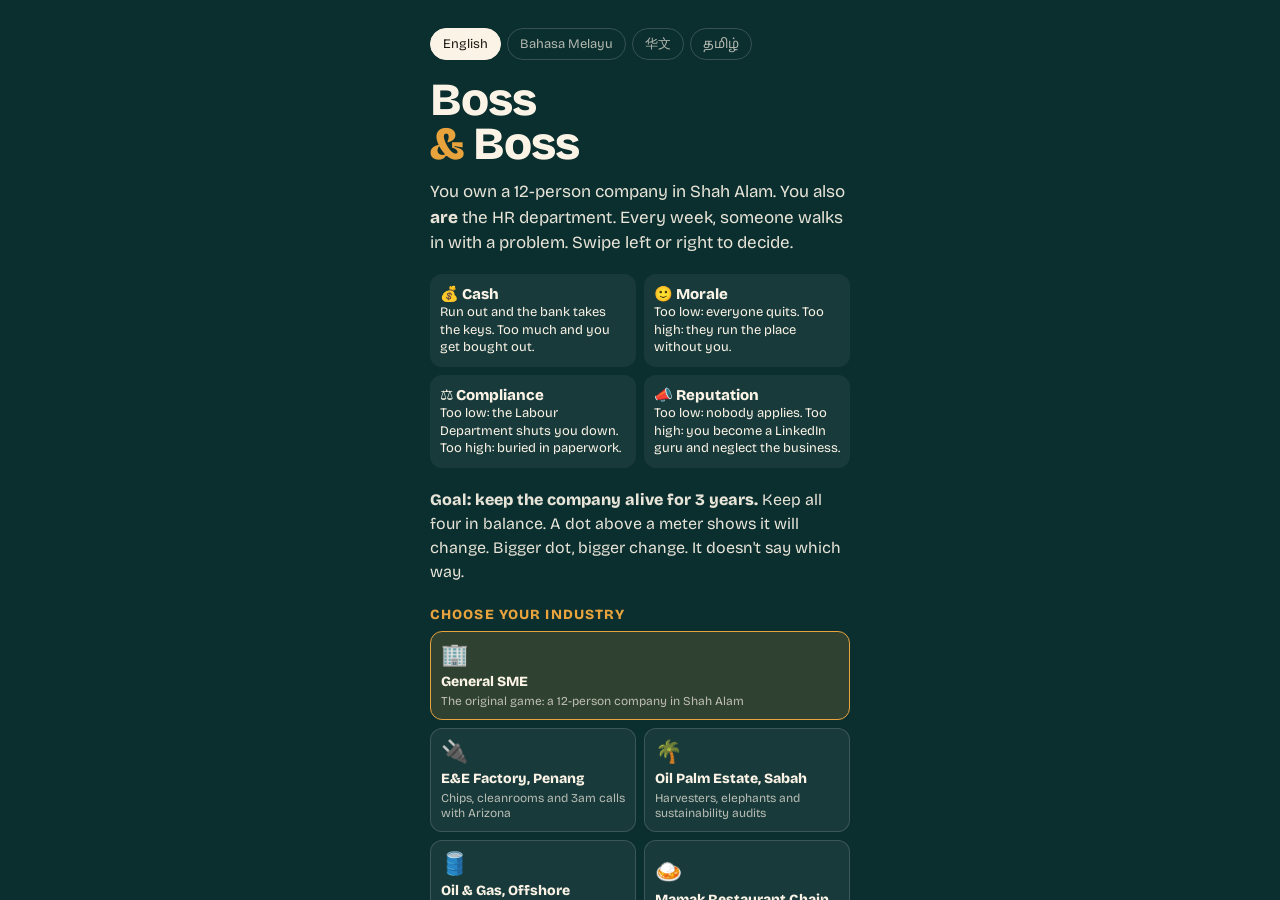
<file: index.html>
<!DOCTYPE html>
<html lang="en">
<head>
<meta charset="utf-8">
<meta name="viewport" content="width=device-width, initial-scale=1">
<title>Boss &amp; Boss</title>
<link rel="stylesheet" href="fonts/fonts.css">
<link rel="manifest" href="manifest.webmanifest">
<link rel="icon" href="icons/icon-192.png">
<link rel="apple-touch-icon" href="icons/apple-touch-icon.png">
<meta name="theme-color" content="#0f3d3e">
<meta name="apple-mobile-web-app-capable" content="yes">
<meta name="mobile-web-app-capable" content="yes">
<style>
:root{
  --bg:#0f3d3e; --bg2:#0b2e2f; --ink:#1d1a16; --paper:#fbf4e6; --paper2:#f1e6cf;
  --accent:#e8a33d; --red:#d6533c; --green:#4f9d69; --muted:#8a8172;
  --font:'Bricolage Grotesque','Noto Sans Tamil','PingFang SC','Microsoft YaHei','Noto Sans SC',system-ui,sans-serif;
}
*{box-sizing:border-box;margin:0;padding:0}
html,body{height:100%}
body{font-family:var(--font);background:var(--bg);color:var(--paper);overflow:hidden;
  background-image:radial-gradient(circle at 1px 1px,rgba(255,255,255,.06) 1px,transparent 0);
  background-size:22px 22px;-webkit-user-select:none;user-select:none;touch-action:manipulation}
#app{max-width:440px;height:100%;margin:0 auto;display:flex;flex-direction:column;padding:14px 16px 18px}
/* meters */
.meters{display:grid;grid-template-columns:repeat(4,1fr);gap:10px;padding:6px 0 10px}
.meter{display:flex;flex-direction:column;align-items:center;gap:5px;position:relative}
.dot{height:10px;display:flex;align-items:center;justify-content:center}
.dot i{display:block;border-radius:50%;background:var(--paper);transition:all .15s;width:0;height:0}
.dot i.s{width:6px;height:6px}.dot i.m{width:9px;height:9px}.dot i.l{width:12px;height:12px}
.gauge{width:42px;height:54px;border-radius:12px;background:rgba(255,255,255,.08);position:relative;overflow:hidden;border:1.5px solid rgba(255,255,255,.18)}
.fill{position:absolute;left:0;right:0;bottom:0;background:var(--accent);transition:height .45s cubic-bezier(.2,.8,.2,1),background .3s}
.fill.warn{background:var(--red)}
.gauge span{position:absolute;inset:0;display:flex;align-items:center;justify-content:center;font-size:22px;z-index:1}
.gauge.flash-up{animation:fu .6s}.gauge.flash-down{animation:fd .6s}
@keyframes fu{30%{box-shadow:0 0 0 3px var(--green)}}
@keyframes fd{30%{box-shadow:0 0 0 3px var(--red)}}
.mlabel{font-size:11px;letter-spacing:.06em;text-transform:uppercase;opacity:.75}
/* stage */
.stage{flex:1;position:relative;display:flex;align-items:center;justify-content:center;min-height:0}
.card{position:absolute;width:100%;max-width:360px;aspect-ratio:3/4;max-height:100%;background:var(--paper);color:var(--ink);
  border-radius:22px;box-shadow:0 18px 40px rgba(0,0,0,.35);display:flex;flex-direction:column;overflow:hidden;
  cursor:grab;will-change:transform;transition:transform .35s cubic-bezier(.2,.8,.2,1),opacity .35s}
.card.dragging{transition:none;cursor:grabbing}
.card.back{transform:scale(.94) translateY(14px);background:var(--paper2);box-shadow:0 8px 20px rgba(0,0,0,.25);cursor:default}
.ctext{padding:22px 22px 12px;font-size:18px;line-height:1.38;font-weight:600;min-height:7.2em}
.portrait{flex:1;display:flex;flex-direction:column;align-items:center;justify-content:center;gap:10px;position:relative;min-height:0;padding:0 22px}
.art{width:min(180px,46vw);aspect-ratio:200/232;border-radius:16px;object-fit:cover;display:block}
.art.small,.avatar.small{width:40px;height:40px;aspect-ratio:auto;border-radius:50%;object-position:50% 25%;font-size:22px}
.bio{font-size:13px;font-style:italic;color:var(--muted);text-align:center;line-height:1.35;max-width:260px}
.avatar{width:min(130px,34vw);aspect-ratio:1;border-radius:50%;display:flex;align-items:center;justify-content:center;font-size:min(76px,19vw);
  box-shadow:inset 0 -8px 0 rgba(0,0,0,.08)}
.who{padding:10px 22px 18px;display:flex;justify-content:space-between;align-items:baseline;gap:8px}
.who b{font-size:19px;font-weight:800}.who small{color:var(--muted);font-size:13px;text-align:right}
.choice{position:absolute;top:14px;max-width:62%;padding:9px 12px;border-radius:12px;background:var(--ink);color:var(--paper);
  font-size:15px;font-weight:600;line-height:1.25;opacity:0;transition:opacity .12s;pointer-events:none}
.choice.l{left:14px}.choice.r{right:14px;text-align:right}
/* footer */
.foot{display:flex;flex-direction:column;align-items:center;gap:10px;padding-top:12px}
.time{font-size:15px;opacity:.9}.time b{font-weight:800;color:var(--accent)}
.btns{display:grid;grid-template-columns:1fr 1fr;gap:10px;width:100%;max-width:360px}
.btn{font:inherit;font-size:14px;font-weight:600;padding:11px 10px;border-radius:12px;border:1.5px solid rgba(255,255,255,.25);
  background:rgba(255,255,255,.06);color:var(--paper);cursor:pointer;line-height:1.2;min-height:46px}
.btn:hover,.btn:focus-visible{background:rgba(255,255,255,.14);outline:none}
.btn.primary{background:var(--accent);color:var(--ink);border-color:var(--accent);font-weight:800}
.hint{font-size:12px;opacity:.55}
.top{display:flex;justify-content:space-between;align-items:center;font-size:13px;opacity:.85}
.top .ttl{font-weight:800;letter-spacing:.02em}.top .ttl em{font-style:normal;color:var(--accent)}
.icon{font:inherit;background:none;border:0;color:var(--paper);font-size:18px;cursor:pointer;padding:4px 6px;border-radius:8px;opacity:.85}
.icon:hover{background:rgba(255,255,255,.1)}
.card.hint-wiggle{animation:wig 1.6s ease-in-out .6s 2}
@keyframes wig{0%,100%{transform:none}25%{transform:translateX(-26px) rotate(-3deg)}75%{transform:translateX(26px) rotate(3deg)}}
.menu{position:fixed;inset:0;background:rgba(5,25,26,.82);display:none;align-items:center;justify-content:center;z-index:15}
.menu.on{display:flex}.menu .stack{width:min(320px,86vw)}
.trow{display:grid;grid-template-columns:1fr auto;gap:6px;padding:8px 0;border-bottom:1px solid rgba(255,255,255,.1);font-size:14px}
.trow small{opacity:.65;display:block}
.split{background:rgba(255,255,255,.06);border-radius:10px;padding:10px 12px;margin-bottom:8px;font-size:14px;line-height:1.4}
.split .sb{display:flex;height:22px;border-radius:6px;overflow:hidden;margin:8px 0 4px;font-size:12px;font-weight:700}
.split .sb i{display:flex;align-items:center;padding:0 6px;font-style:normal;white-space:nowrap;overflow:hidden}
.split .sl{background:#c9785e;color:#fff}.split .sr{background:var(--accent);color:var(--ink)}
.split .lbls{display:flex;justify-content:space-between;gap:10px;font-size:12px;opacity:.8}
.sync{font-size:13px;opacity:.75;margin-top:8px}
.lang{display:flex;gap:6px;margin-bottom:18px}
.lang button{font:inherit;font-size:13px;padding:6px 12px;border-radius:20px;border:1.5px solid rgba(255,255,255,.25);background:none;color:var(--paper);cursor:pointer;opacity:.7}
.lang button.on{background:var(--paper);color:var(--ink);opacity:1;border-color:var(--paper)}
.packs{display:grid;grid-template-columns:1fr 1fr;gap:8px;margin-top:4px}
.pk{font:inherit;text-align:left;background:rgba(255,255,255,.06);border:1.5px solid rgba(255,255,255,.15);color:var(--paper);border-radius:12px;padding:10px;cursor:pointer;line-height:1.25}
.pk b{display:block;font-size:14px}.pk small{display:block;font-size:12px;opacity:.7;margin-top:3px}.pk .ic{font-size:22px;display:block;margin-bottom:4px}
.pk.on{border-color:var(--accent);background:rgba(232,163,61,.16)}
.pk.base{grid-column:1/-1}
.cast{margin-top:22px}.cast summary{cursor:pointer;font-size:14px;letter-spacing:.08em;text-transform:uppercase;color:var(--accent);font-weight:700}
.cm{display:grid;grid-template-columns:40px 1fr;gap:10px;align-items:center;padding:8px 0;border-bottom:1px solid rgba(255,255,255,.08);font-size:14px;line-height:1.3}
.cm .av{width:40px;height:40px;border-radius:50%;display:flex;align-items:center;justify-content:center;font-size:22px}
.cm small{display:block;opacity:.7}.cm i{display:block;opacity:.85;font-size:13px}
.found{font-size:13px;opacity:.7;margin-left:6px}
/* overlays */
.overlay{position:fixed;inset:0;background:var(--bg2);display:none;overflow:auto;z-index:10}
.overlay.on{display:block}
.panel{max-width:460px;margin:0 auto;padding:28px 20px 40px}
h1{font-size:46px;font-weight:800;line-height:.95;letter-spacing:-.02em}
h1 em{font-style:normal;color:var(--accent)}
h2{font-size:28px;font-weight:800;line-height:1.05;margin-bottom:10px}
h3{font-size:14px;letter-spacing:.08em;text-transform:uppercase;color:var(--accent);margin:22px 0 8px}
p{line-height:1.5;opacity:.92}
.lead{font-size:17px;margin:14px 0 18px}
.legend{display:grid;grid-template-columns:1fr 1fr;gap:8px;margin:14px 0 20px}
.legend div{background:rgba(255,255,255,.06);border-radius:12px;padding:10px;font-size:13px;line-height:1.35}
.legend b{display:block;font-size:15px}
.stack{display:flex;flex-direction:column;gap:10px;margin-top:20px}
.stat{display:flex;justify-content:space-between;padding:8px 0;border-bottom:1px solid rgba(255,255,255,.1);font-size:15px}
.bar{height:10px;border-radius:6px;background:rgba(255,255,255,.12);overflow:hidden;margin:6px 0 2px}
.bar i{display:block;height:100%;background:var(--accent)}
.barlbl{display:flex;justify-content:space-between;font-size:12px;opacity:.75}
.lesson{background:rgba(255,255,255,.06);border-left:3px solid var(--red);border-radius:8px;padding:10px 12px;margin-bottom:8px;font-size:14px;line-height:1.45}
.lesson b{display:block;margin-bottom:3px}
.ending-art{font-size:64px;margin:6px 0 10px}
.endings{display:flex;flex-wrap:wrap;gap:6px;margin-top:6px}
.endings span{width:34px;height:34px;border-radius:9px;background:rgba(255,255,255,.08);display:flex;align-items:center;justify-content:center;font-size:18px}
.endings span.no{filter:grayscale(1);opacity:.25}
.small{font-size:12px;opacity:.6;margin-top:16px;line-height:1.45}
.toast{position:fixed;left:50%;bottom:24px;transform:translateX(-50%);background:var(--accent);color:var(--ink);padding:10px 16px;border-radius:10px;font-weight:700;opacity:0;transition:opacity .2s;z-index:20;pointer-events:none}
.toast.on{opacity:1}
#code{width:100%;margin-top:8px;font:inherit;font-size:16px;padding:11px 12px;border-radius:12px;border:1.5px solid rgba(255,255,255,.25);background:rgba(255,255,255,.06);color:var(--paper);text-transform:uppercase;letter-spacing:.08em}
#code::placeholder{text-transform:none;letter-spacing:0;opacity:.5}
textarea{width:100%;height:160px;margin-top:8px;border-radius:10px;padding:10px;font:12px/1.4 ui-monospace,monospace;background:#062223;color:var(--paper);border:1px solid rgba(255,255,255,.2)}
@media (max-height:640px){.ctext{font-size:16px;padding:16px 18px 8px}.gauge{height:44px}.who{padding-bottom:12px}}
.about p{margin:0 0 8px}
</style>
<script>
window.LANGS={};window.PACKS=[];
function registerLang(code,name,data){data.name=name;LANGS[code]=data}
function registerPack(p){PACKS.push(p)}
function registerLangPacks(code,d){const L=LANGS[code];if(!L)return;L.packs=Object.assign(L.packs||{},d.packs||{});L.people=Object.assign(L.people||{},d.people||{})}
</script>
<script src="lang/ms.js"></script>
<script src="lang/zh.js"></script>
<script src="lang/ta.js"></script>
<!-- pack translations (load after the language files) -->
<script src="lang/ms-packs.js"></script>
<script src="lang/zh-packs.js"></script>
<script src="lang/ta-packs.js"></script>
<!-- EXPANSION PACKS: add a file to packs/ and a line here -->
<script src="packs/electronics.js"></script>
<script src="packs/palmoil.js"></script>
<script src="packs/oilgas.js"></script>
<script src="packs/mamak.js"></script>
<script src="packs/resort.js"></script>
<script src="packs/construction.js"></script>
<script src="packs/logistics.js"></script>
<script src="packs/bank.js"></script>
<script src="packs/hospital.js"></script>
<script src="packs/tech.js"></script>
</head>
<body>
<div id="app">
  <div class="top"><span class="ttl">Boss <em>&amp;</em> Boss</span><span><button class="icon" id="snd" aria-label="Sound">🔊</button><button class="icon" id="menuBtn" aria-label="Menu">☰</button></span></div>
  <div class="meters" id="meters"></div>
  <div class="stage" id="stage"></div>
  <div class="foot">
    <div class="time" id="time"></div>
    <div class="btns"><button class="btn" id="bL"></button><button class="btn" id="bR"></button></div>
    <div class="hint">Swipe the card, tap a button, or use ← →</div>
  </div>
</div>

<div class="overlay on" id="intro"><div class="panel">
  <div class="lang"><button data-l="en">English</button><button data-l="ms">Bahasa Melayu</button></div>
  <h1>Boss<br><em>&amp;</em> Boss</h1>
  <p class="lead" data-i="lead">You own a 12-person company in Shah Alam. You also <b>are</b> the HR department. Every week, someone walks in with a problem. Swipe left or right to decide.</p>
  <div class="legend">
    <div data-i="cash"><b>💰 Cash</b>Run out and the bank takes the keys. Too much and you get bought out.</div>
    <div data-i="morale"><b>🙂 Morale</b>Too low: everyone quits. Too high: they run the place without you.</div>
    <div data-i="comp"><b>⚖️ Compliance</b>Too low: the Labour Department shuts you down. Too high: buried in paperwork.</div>
    <div data-i="rep"><b>📣 Reputation</b>Too low: nobody applies. Too high: you become a LinkedIn guru and neglect the business.</div>
  </div>
  <p data-i="goal"><b>Goal: keep the company alive for 3 years.</b> Keep all four in balance. A dot above a meter shows it will change. Bigger dot, bigger change. It doesn't say which way.</p>
  <h3 data-i="pickInd">Choose your industry</h3>
  <div class="packs" id="packs"></div>
  <div class="stack"><button class="btn primary" id="start">Open the office</button></div>
  <h3 data-i="ws">Workshop mode</h3>
  <p style="font-size:14px" data-i="wsText">Running this in a training session? Give everyone the same code so they face the same situations, then compare decisions in the debrief. At the end, players send you their result code and you paste the codes into the Trainer view.</p>
  <input id="code" maxlength="12" placeholder="Code (optional), e.g. HR2026" autocomplete="off">
  <div class="stack" id="trainerWrap"><button class="btn" id="trainerBtn">📊 Trainer view</button></div>
  <details class="cast"><summary data-i="meet">Meet the cast</summary><div id="cast"></div></details>
  <h3><span id="efLbl">Endings found</span> <span class="found" id="foundN"></span></h3><div class="endings" id="endIntro"></div><p id="bestIntro" style="font-size:14px;margin-top:10px"></p>
  <p class="small" data-i="disc">Employment rules are simplified for gameplay, based on Malaysian law as of 2025. Not legal advice.</p>
  <details class="cast about"><summary data-i="about">About &amp; disclaimer</summary><div class="small" data-i="aboutText"><p><b>Not legal advice.</b> Boss &amp; Boss is a game for learning and discussion. Its employment rules are simplified, based on Malaysian law as of 2025, and may be out of date or incomplete. For a real workplace issue, check the current law or ask the Labour Department (JTK) or a qualified lawyer.</p><p><b>Fiction.</b> All characters, companies and situations are made up. Any resemblance to real people or companies is coincidence. Laws, agencies and schemes named in the game (such as JTK, CIDB, Bank Negara, MSPO) are real, but none of them made, checked or endorse this game.</p><p><b>Privacy.</b> The game collects nothing and sends nothing. Your progress stays on this device. A result code holds only your scores, your choices and any name you typed, and goes only where you send it.</p><p><b>No warranty.</b> Provided as is. Use it at your own risk. © 2026 JP.</p></div></details>
</div></div>

<div class="overlay" id="trainer"><div class="panel">
  <h2>Trainer view</h2>
  <p style="font-size:14px">Players finish a game and send you their result code (copy or WhatsApp). Paste the codes or whole WhatsApp messages below. Results are kept on this device only.</p>
  <textarea id="tPaste" placeholder="Paste result codes here (BB1-...)" style="height:120px"></textarea>
  <input id="tcode" maxlength="12" placeholder="Only show workshop code (optional)" autocomplete="off" style="width:100%;margin-top:10px;font:inherit;font-size:16px;padding:11px 12px;border-radius:12px;border:1.5px solid rgba(255,255,255,.25);background:rgba(255,255,255,.06);color:var(--paper);text-transform:uppercase">
  <div class="stack"><button class="btn primary" id="tGo">Add pasted results</button><button class="btn" id="tCsv">Download CSV</button><button class="btn" id="tClear">Clear all results</button><button class="btn" id="tBack">Back</button></div>
  <p class="sync" id="tCount"></p>
  <div id="tOut"></div>
</div></div>
<div class="overlay" id="end"><div class="panel" id="endPanel"></div></div>
<div class="toast" id="toast"></div>
<div class="menu" id="menu"><div class="stack"><h2 style="text-align:center" id="mPaused">Paused</h2>
 <div class="lang" style="justify-content:center"><button data-l="en">English</button><button data-l="ms">Bahasa Melayu</button></div>
 <button class="btn primary" id="mResume">Resume</button><button class="btn" id="mHow">How to play</button><button class="btn" id="mRestart">Quit this company</button></div></div>

<script>
// ---------- data ----------
const METERS=[{k:'cash',icon:'💰',name:'Cash'},{k:'morale',icon:'🙂',name:'Morale'},{k:'comp',icon:'⚖️',name:'Compliance'},{k:'rep',icon:'📣',name:'Reputation'}];
const P={ // people: n name, r role, e emoji, c colour, bio = their personality in one line
  aina:{n:'Aina',r:'Admin executive',e:'👩🏻‍💼',c:'#f6c9b8',bio:'Runs the office WhatsApp group. And, honestly, the office.'},
  faizal:{n:'Faizal',r:'Production lead',e:'👷🏽‍♂️',c:'#c8dcc0',bio:'Can fix anything with cable ties and a "bismillah".'},
  mei:{n:'Mei Ling',r:'Accounts',e:'👩🏻‍💻',c:'#d6d0f0',bio:'Has a pivot table for everything, including her feelings.'},
  raj:{n:'Raj',r:'Sales',e:'🧑🏾‍💼',c:'#f3dd9b',bio:'Treats every client like a long-lost cousin. It works.'},
  ros:{n:'Kak Ros',r:'Cleaner, 9 years with you',e:'👵🏽',c:'#f2c6d6',bio:'Knows every secret in the building. Tells only you.'},
  uncle:{n:'Uncle Lim',r:'Your uncle & investor',e:'👴🏻',c:'#e4d3b8',bio:'Invested RM50k in 2009. Mentions it every Chinese New Year.'},
  jtk:{n:'Encik Hafiz',r:'Labour Department officer',e:'🧑🏽‍💼',c:'#bcd3e6',bio:'Polite. Thorough. Absolutely terrifying.'},
  siti:{n:'Siti',r:'Customer service',e:'🧕🏽',c:'#cfe8e0',bio:'Soft voice, steel spine. Has calmed down three Datins.'},
  bank:{n:'Mr. Tan',r:'Bank manager',e:'🏦',c:'#d9e0e6',bio:'Says "no problem" right before every problem.'},
  infl:{n:'@KL_Foodie_Bae',r:'Influencer',e:'🤳',c:'#ffd0e0',bio:'80k followers. 79k of them might be real.'},
  client:{n:'Datin Rosnah',r:'Your biggest client',e:'💎',c:'#e8dcf5',bio:'Pays well. Calls at 11pm. Both are non-negotiable.'},
  press:{n:'Journalist',r:'Local newspaper',e:'📰',c:'#e6e6e6',bio:'Wants a story. Any story. Preferably yours.'},
  agent:{n:'"Abang Agent"',r:'Says he can help',e:'🕶️',c:'#cccccc',bio:'Has a solution for everything. None of them legal.'},
  sales:{n:'Payroll salesman',r:'Very enthusiastic',e:'📦',c:'#f5e2c8',bio:'Says "seamless" eleven times a minute.'},
  ai:{n:'HireBot 3000',r:'AI recruitment tool',e:'🤖',c:'#cde3f7',bio:'Fast, confident, and quietly biased.'},
  nephew:{n:'Kevin',r:'Your cousin, "Manager"',e:'😎',c:'#f7e3a1',bio:'Business card says Manager. Nobody knows of what.'},
  jess:{n:'Jess',r:'Junior designer',e:'👩🏻‍🎨',c:'#f9d5c0',bio:'Gen Z. Replies to emails with a single emoji.'},
  staff:{n:'The team',r:'All 12 of them',e:'👥',c:'#d8e6cf',bio:'One group chat, twelve opinions.'},
  sys:{n:'You',r:'Boss, and HR',e:'🧑🏻‍💼',c:'#f0e2c4',bio:'Two jobs, one salary. Classic SME.'},
};
// e: [cash, morale, comp, rep]; law: tip shown when this option is the risky one
const CARDS=[
 {id:'intro',p:'sys',once:1,t:'Day one. Your HR manager quit last week, so now it\'s you. Ready?',
  L:{l:'Hire a new HR manager later',e:[0,0,0,0]},R:{l:'I can handle it',e:[0,0,0,0]}},
 {id:'ot',p:'faizal',t:'We worked 60 hours this week to finish the order. Are we getting overtime pay?',
  L:{l:'Give them a day off instead',e:[5,-10,-15,0],law:'Overtime is paid at at least 1.5× the hourly rate on normal workdays, and normal hours are capped at 45 a week.'},
  R:{l:'Pay 1.5× overtime',e:[-10,10,10,0]}},
 {id:'epf',p:'mei',t:'Boss, EPF contribution is due by the 15th, but cash is tight this month. Delay a week?',
  L:{l:'Delay it',e:[10,0,-20,-5],law:'Employer EPF contributions must reach KWSP by the 15th of the following month. Late payment brings late charges and possible prosecution.'},
  R:{l:'Pay on time',e:[-10,0,10,0]}},
 {id:'uncle',p:'uncle',once:1,t:'My son Kevin just graduated. Make him a manager lah, he\'s family.',
  L:{l:'He interviews like everyone',e:[-5,5,0,5]},R:{l:'Welcome aboard, Kevin',e:[-10,-10,0,-5],next:['kevin',3]}},
 {id:'kevin',p:'aina',req:1,once:1,t:'Kevin comes in at 11, takes 2-hour lunches, and tells us what to do. Everyone\'s annoyed.',
  L:{l:'Let it slide',e:[0,-15,0,-5]},R:{l:'Give him a formal warning',e:[-5,10,5,0],next:['kevin2',3]}},
 {id:'preg',p:'aina',once:1,t:'I\'m pregnant! 🎉 Can we plan my maternity leave?',
  L:{l:'Hint she should resign',e:[10,-20,-25,-15],law:'Maternity leave is 98 days, and dismissing a pregnant employee is prohibited except for misconduct or business closure.'},
  R:{l:'Congrats! Plan for 98 days',e:[-10,15,10,5],next:['cover',4]}},
 {id:'cover',p:'mei',req:1,once:1,t:'Aina\'s on maternity leave. Who covers her work?',
  L:{l:'Split it among the team',e:[5,-10,0,0],next:['aina_back',12]},R:{l:'Hire a temp',e:[-10,5,0,0],next:['aina_back',12]}},
 {id:'flexi',p:'raj',t:'My commute is 2 hours each way. Can I work from home on Fridays?',
  L:{l:'Office only',e:[0,-10,-5,0],law:'Employees can formally request flexible working arrangements. The employer must reply in writing within 60 days, with reasons if refusing.'},
  R:{l:'Approve flexi Fridays',e:[0,10,5,0]}},
 {id:'infl',p:'infl',t:'Hi boss! I can post about your company to my 80k followers. Only RM3,000 😘',
  L:{l:'No thanks',e:[0,0,0,-5]},R:{l:'Deal',e:[-15,0,0,15]}},
 {id:'jtk',p:'jtk',t:'Routine inspection. Please show me your attendance and payroll records.',
  L:{l:'Can we reschedule?',e:[0,0,-10,-5]},
  R:{l:'Hand everything over',e:s=>s.comp>=50?[0,0,10,5]:[-20,0,10,-5],note:s=>s.comp>=50?'Clean records. He leaves happy.':'Gaps found. You pay a fine.'}},
 {id:'minwage',p:'ros',t:'Boss, my anak says minimum wage is RM1,700 now. I\'m still getting RM1,500.',
  L:{l:'Pretend you didn\'t hear',e:[5,-10,-20,-5],law:'The minimum wage is RM1,700 a month for all employers since 2025.'},
  R:{l:'Fix her pay, with back pay',e:[-10,10,10,5]}},
 {id:'tiktok',p:'siti',t:'An ex-staff posted a TikTok calling our office "toxic". 200k views already.',
  L:{l:'Threaten to sue her',e:[-5,-5,0,-15]},R:{l:'Reply calmly & fix what\'s true',e:[-5,10,0,5],next:['viral2',3]}},
 {id:'rush',p:'client',t:'I need the full order by Monday. Make your team work the weekend, can?',
  L:{l:'Decline the rush job',e:[-15,5,5,-5]},R:{l:'Accept, weekend shift',e:[20,-15,-5,0],next:['datin2',5]}},
 {id:'raya',p:'siti',t:'Everyone is balik kampung for Raya. Can we close one extra day?',
  L:{l:'Open as usual',e:[5,-10,0,0]},R:{l:'Extra day off, selamat hari raya!',e:[-5,15,0,5]}},
 {id:'angpow',p:'mei',t:'CNY is coming. Are we giving ang pow to the team this year?',
  L:{l:'Skip it this year',e:[5,-10,0,0]},R:{l:'Ang pow for everyone',e:[-10,10,0,5]}},
 {id:'deepa',p:'raj',t:'Can we host a Deepavali open house for our clients? Mum will cook.',
  L:{l:'Too expensive',e:[0,-5,0,-5]},R:{l:'Let\'s do it',e:[-10,10,0,10]}},
 {id:'hrdc',p:'mei',t:'Our HRD Corp levy balance is still unused this year. Use it for training?',
  L:{l:'Too busy for training',e:[0,-5,-5,0],law:'Employers pay a monthly HRD Corp levy (1% of wages for 10+ staff). The balance can fund claimable training. Unused, it\'s money left on the table.'},
  R:{l:'Send the team for training',e:[-5,10,5,5],next:['trained',4]}},
 {id:'trained',p:'faizal',req:1,once:1,t:'That Excel training saves me 5 hours a week! Can I teach the others?',
  L:{l:'Just get back to work',e:[5,-5,0,0]},R:{l:'Run a lunch-and-learn',e:[5,10,0,0]}},
 {id:'harass',p:'siti',once:1,t:'Encik Kamal keeps commenting on my looks. I\'ve asked him to stop. He hasn\'t.',
  L:{l:'Tell her not to take it seriously',e:[0,-20,-20,-10],law:'Employers must inquire into a sexual harassment complaint. If refusing, they must tell the complainant why in writing within 30 days.'},
  R:{l:'Start a formal inquiry',e:[-5,10,15,0],next:['harass2',3]}},
 {id:'harass2',p:'mei',req:1,once:1,t:'The inquiry found Kamal guilty. Problem: he\'s our top salesman.',
  L:{l:'Keep him, final warning',e:[10,-15,-5,-5]},R:{l:'Dismiss him',e:[-15,15,5,5]}},
 {id:'hire',p:'mei',t:'Two candidates for the sales role. Pak Ahmad, 52, 25 years\' experience. Jess, 24, asks for less.',
  L:{l:'Hire Jess',e:[5,0,0,0],bias:'age'},R:{l:'Hire Pak Ahmad',e:[-5,5,0,5]}},
 {id:'intern',p:'aina',t:'Our interns are asking for an allowance. Other companies pay RM800.',
  L:{l:'Unpaid is "experience"',e:[5,-5,0,-10]},R:{l:'Pay an allowance',e:[-5,5,0,5]}},
 {id:'loan',p:'bank',once:1,t:'Good news: you qualify for an expansion loan. Open a second branch?',
  L:{l:'Stay small',e:[0,-5,0,0]},R:{l:'Expand!',e:[25,-5,0,5],next:['loan2',6]}},
 {id:'loan2',p:'bank',req:1,once:1,t:'First loan repayment is due. The second branch is still slow.',
  L:{l:'Cut staff bonuses to pay',e:[5,-15,0,0]},R:{l:'Pay from reserves',e:[-20,0,0,0]}},
 {id:'machine',p:'faizal',once:1,t:'The safety guard on the cutting machine is broken. Should we keep running it?',
  L:{l:'Keep running, fix later',e:[5,-5,-15,0],law:'OSHA 1994 requires employers to provide safe machinery and systems of work.',next:['injury',3]},
  R:{l:'Stop and repair it now',e:[-15,5,10,0]}},
 {id:'injury',p:'faizal',req:1,once:1,t:'I hurt my hand on that machine. 😣 The clinic says 2 weeks MC.',
  L:{l:'Settle quietly, no report',e:[-5,-10,-20,-5],law:'Workplace accidents must be reported to DOSH, and SOCSO (PERKESO) covers employment injury. Hiding it is an offence.'},
  R:{l:'Report to DOSH & PERKESO',e:[-5,0,5,-5]}},
 {id:'poach',p:'raj',t:'A competitor offered me 30% more. I don\'t really want to go, but...',
  L:{l:'Let him go',e:[5,-5,0,0]},R:{l:'Counter-offer 15%',e:[-15,5,0,0]}},
 {id:'leave',p:'mei',t:'Half the team still has annual leave left. Let them carry it forward?',
  L:{l:'Use it or lose it',e:[5,-10,0,0]},R:{l:'Allow carry-forward',e:[-5,10,0,0]}},
 {id:'dinner',p:'staff',t:'Year-end dinner! Where are we going this year?',
  L:{l:'Mamak, my treat',e:[0,0,0,0]},R:{l:'Hotel buffet + lucky draw',e:[-15,15,0,5]}},
 {id:'pat',p:'raj',once:1,t:'My wife just gave birth! 👶 Can I take my paternity leave?',
  L:{l:'Take 2 days, we\'re busy',e:[5,-10,-15,0],law:'Eligible married male employees get 7 consecutive days of paid paternity leave.'},
  R:{l:'Take all 7 days, congrats!',e:[-5,10,5,0]}},
 {id:'review',p:'siti',t:'New Google review: ⭐ "Boss is a dictator, avoid." Should we respond?',
  L:{l:'Ignore it',e:[0,0,0,-5]},R:{l:'Hold a staff town hall',e:[-5,10,0,5]}},
 {id:'agent',p:'agent',once:1,t:'Boss, I can get you 5 workers by Monday. Cheap. No permit, no problem.',
  L:{l:'Legal hiring only',e:[-10,0,10,0]},
  R:{l:'Take them',e:[15,0,-25,-5],law:'Employing foreign workers without valid permits is a serious offence under the Immigration Act, with heavy fines per worker.'}},
 {id:'payroll',p:'sales',once:1,t:'Still doing payroll in Excel? Our system automates EPF, SOCSO, EIS and PCB. RM200 a month!',
  L:{l:'Excel is fine',e:[5,0,-5,0]},R:{l:'Subscribe',e:[-5,5,10,0]}},
 {id:'aiscreen',p:'ai',once:1,t:'BEEP. I can screen 500 CVs in 3 seconds. Shall I take over hiring?',
  L:{l:'I\'ll read them myself',e:[-5,0,0,0]},R:{l:'Let the AI decide',e:[5,0,0,0],next:['aibias',3]}},
 {id:'aibias',p:'mei',req:1,once:1,t:'Strange: HireBot rejected every candidate from Sabah and Sarawak. And everyone over 40.',
  L:{l:'Keep using it, it\'s fast',e:[5,0,-10,-15],bias:'origin'},R:{l:'Switch it off, review manually',e:[-5,5,5,5]}},
 {id:'kid',p:'ros',t:'School holidays, no one to watch my grandson. Can I bring him to work this week?',
  L:{l:'Sorry, no',e:[0,-5,0,0]},R:{l:'Yes, just this week',e:[0,10,-5,5]}},
 {id:'union',p:'faizal',once:1,t:'Some of us want to join a union. Is that okay with you?',
  L:{l:'Discourage it',e:[0,-15,-15,-5],law:'Workers have the right to join a trade union. Interfering with that is prohibited under the Industrial Relations Act 1967.'},
  R:{l:'It\'s your right',e:[0,10,10,0],next:['union2',4]}},
 {id:'union2',p:'faizal',req:1,once:1,t:'The union is asking for a 10% pay rise across the board.',
  L:{l:'Negotiate down to 5%',e:[-10,5,0,0]},R:{l:'Agree to 10%',e:[-20,15,0,5]}},
 {id:'perf',p:'raj',t:'My sales dropped for 3 months straight. I know. Are you firing me?',
  L:{l:'Yes, clear your desk',e:[10,-15,-15,0],law:'Dismissal needs just cause and excuse. For poor performance, give warnings and a fair chance to improve first.'},
  R:{l:'Performance plan, 3 months',e:[0,5,5,0]}},
 {id:'bonus',p:'mei',t:'Year-end numbers are in. Do we pay bonuses?',
  L:{l:'No bonus this year',e:[10,-15,0,0]},
  R:{l:'One month\'s bonus',e:s=>s.cash>=45?[-15,15,0,5]:[-20,10,0,0],note:s=>s.cash>=45?'':'It hurts the bank account.'}},
 {id:'rude',p:'siti',t:'A customer is shouting at Aina at the counter. She\'s close to tears.',
  L:{l:'Customer is always right',e:[5,-15,0,0]},R:{l:'Step in and defend her',e:[-5,15,0,0]}},
 {id:'ac',p:'aina',t:'Aircond broke. It\'s 34°C in the office. We\'re melting.',
  L:{l:'Open the windows lah',e:[0,-10,0,0]},R:{l:'Fix it today',e:[-10,10,0,0]}},
 {id:'puasa',p:'siti',t:'It\'s Ramadan. Can those fasting finish at 4:30 and skip lunch?',
  L:{l:'Same hours for everyone',e:[0,-10,0,0]},R:{l:'Approve it',e:[0,10,0,5]}},
 {id:'retire',p:'ros',once:1,t:'I turn 60 next month. Do I have to retire, boss?',
  L:{l:'Retire with a farewell party',e:[5,-5,0,0]},R:{l:'Stay on a new contract',e:[-5,10,0,5]}},
 {id:'pdpa',p:'aina',t:'Someone left the full salary list on the shared printer. Everyone\'s seen it.',
  L:{l:'Pretend nothing happened',e:[0,-10,-10,0],law:'The Personal Data Protection Act 2010 requires you to keep employee personal data secure.'},
  R:{l:'Apologise & lock down access',e:[-5,0,10,0]}},
 {id:'feature',p:'press',once:1,t:'We\'d like to feature you as a "Rising SME Employer". Interview Friday?',
  L:{l:'Too busy',e:[0,0,0,-5]},R:{l:'Happy to!',e:[-5,5,0,15]}},
 {id:'night',p:'client',t:'If you run a night shift, I\'ll double my orders.',
  L:{l:'We\'re a day company',e:[-10,0,0,0]},R:{l:'Start a night shift',e:[20,-10,-5,0]}},
 {id:'group',p:'jess',t:'Psst, the staff WhatsApp group is full of memes about you. Want me to add you?',
  L:{l:'Add me',e:[0,-10,0,0]},R:{l:'Let them have their space',e:[0,5,0,0]}},
 {id:'probation',p:'jess',once:1,t:'My probation ends this week. Am I confirmed?',
  L:{l:'Extend probation 3 months',e:[0,-5,0,0]},R:{l:'Confirm her',e:[-5,10,0,0]}},
 {id:'burnout',p:'raj',t:'Honestly boss, I\'m burnt out. Can I take a week off?',
  L:{l:'Push through, Q4 matters',e:[5,-15,0,0]},R:{l:'Take the week',e:[-5,10,0,0]}},
 {id:'mc',p:'mei',t:'Faizal took 3 days MC. The clinic letterhead looks... homemade.',
  L:{l:'Accept it, not worth the drama',e:[0,-5,-5,0]},R:{l:'Verify with the clinic',e:[0,0,5,0]}},
 {id:'grant',p:'mei',t:'There\'s a government wage incentive for hiring young graduates. Lots of forms.',
  L:{l:'Not worth the paperwork',e:[0,0,0,0]},R:{l:'Apply',e:[10,-5,5,0]}},
 // ---- v2: hiring-bias cards ----
 {id:'mum',p:'mei',once:1,t:'Final two for the accounts role, equally qualified. Puan Lina mentions she has three young kids.',
  L:{l:'Pick the other one, less MC risk',e:[5,0,-5,0],bias:'parent'},R:{l:'Judge on skills only',e:[0,5,5,5]}},
 {id:'mandarin',p:'raj',once:1,t:'Can we put "Mandarin speaker preferred" in the job ad? The role doesn\'t really need it, but...',
  L:{l:'Sure, add it',e:[0,0,-5,-10],bias:'language'},R:{l:'Only list what the job needs',e:[0,0,5,5]}},
 {id:'wheel',p:'mei',once:1,t:'Our best candidate for the designer role uses a wheelchair. The office has three steps at the entrance.',
  L:{l:'Pick someone "easier"',e:[0,-5,-5,-10],bias:'disability'},R:{l:'Hire her, install a ramp',e:[-10,10,5,10]}},
 {id:'gender',p:'faizal',once:1,t:'For the new forklift driver, should we only hire men? Women won\'t last in the warehouse.',
  L:{l:'Men only, then',e:[0,0,-5,-5],bias:'gender'},R:{l:'Open to anyone licensed',e:[0,5,5,5]}},
 // ---- v2: longer story arcs ----
 {id:'aina_back',p:'aina',req:1,once:1,t:'I\'m back from maternity leave! 🍼 Could I start at 10 and leave at 6 so I can do the nursery run?',
  L:{l:'9 to 5:30 like everyone',e:[0,-10,-5,0]},R:{l:'Approve the shifted hours',e:[0,10,5,5]}},
 {id:'kevin2',p:'uncle',req:1,once:1,t:'Why did you warn my son? He says your staff gang up on him. Fix this or I pull my investment.',
  L:{l:'Apologise, drop the warning',e:[5,-15,0,0]},R:{l:'Stand by the warning',e:[-20,10,0,5],next:['kevin3',5]}},
 {id:'kevin3',p:'nephew',req:1,once:1,t:'Okay... I\'ve been coming in on time. Can you teach me how to actually manage people?',
  L:{l:'Not my job',e:[0,-5,0,0]},R:{l:'Mentor him weekly',e:[-5,10,0,5]}},
 {id:'datin2',p:'client',req:1,once:1,t:'Your weekend team did good work. I\'m signing a 2-year contract, but I\'ll need weekend work every month.',
  L:{l:'Negotiate rotating weekends + OT',e:[10,0,5,0]},R:{l:'Sign as is',e:[25,-15,-10,0]}},
 {id:'viral2',p:'siti',req:1,once:1,t:'People liked how we responded to that TikTok. Now job seekers are DMing us!',
  L:{l:'Ignore the DMs',e:[0,0,0,-5]},R:{l:'Run an open day',e:[-5,5,0,10]}},
 // ---- v2: cards that react to how you're doing ----
 {id:'lowcash',p:'mei',cond:s=>s.cash<25,t:'Salary day is Friday. We\'re short. Pay late this month?',
  L:{l:'Pay a week late',e:[10,-15,-15,-5],law:'Wages must be paid no later than the 7th day after the end of each wage period.'},
  R:{l:'Pay on time, defer my own salary',e:[-5,5,5,0]}},
 {id:'lowmorale',p:'jess',cond:s=>s.morale<25,t:'Boss... three people are interviewing elsewhere. Everyone\'s tired.',
  L:{l:'They can leave if they want',e:[5,-10,0,-5]},R:{l:'Team day off + honest chat',e:[-10,15,0,0]}},
 {id:'highcash',p:'uncle',cond:s=>s.cash>80,t:'Business is booming! A big group wants to buy you out. Very generous offer.',
  L:{l:'Not for sale',e:[-10,5,0,5]},R:{l:'Let\'s hear the offer',e:[10,-10,0,0]}},
 {id:'lowcomp',p:'mei',cond:s=>s.comp<25,t:'We just got a letter from the Labour Department. An ex-staff filed a complaint.',
  L:{l:'Ignore the letter',e:[0,0,-15,-10],law:'Ignoring a Labour Department complaint can lead to an order against you at the Labour Court.'},
  R:{l:'Hire a consultant to clean up',e:[-15,0,20,0]}},
 {id:'highmorale',p:'staff',cond:s=>s.morale>80,t:'We\'ve organised a surprise party for you! 🎂 Also... we\'d like a say in the big decisions.',
  L:{l:'Thanks, but I decide',e:[0,-15,0,0]},R:{l:'Create a staff committee',e:[0,10,0,5]}},
 {id:'highrep',p:'press',cond:s=>s.rep>80,t:'A business podcast wants you every week as a regular guest. Great exposure!',
  L:{l:'Focus on the business',e:[5,5,0,-10]},R:{l:'Sign me up!',e:[-5,-5,0,10]}},
 {id:'highcomp',p:'aina',cond:s=>s.comp>80,t:'Boss, we now need three forms to order printer paper. Can we simplify?',
  L:{l:'Rules are rules',e:[0,-10,5,0]},R:{l:'Cut the red tape',e:[5,10,-10,0]}},
 // ---- v2: more everyday situations ----
 {id:'flood',p:'faizal',t:'Flash flood in Klang. Half the team can\'t get in today.',
  L:{l:'Unpaid leave for absentees',e:[5,-15,-5,-5]},R:{l:'Paid day off, stay safe',e:[-10,15,0,5]}},
 {id:'resign',p:'siti',t:'I\'m resigning. One month\'s notice. Can I use my annual leave to offset it?',
  L:{l:'No, serve the full notice',e:[0,-5,0,0]},R:{l:'Okay, and thank you',e:[0,5,0,5]}},
 {id:'exit',p:'mei',once:1,t:'Three resignations this quarter. Should we start doing exit interviews?',
  L:{l:'Waste of time',e:[0,-5,0,0]},R:{l:'Yes, and act on them',e:[-5,10,0,5]}},
 {id:'covid',p:'aina',t:'Flu season. Half the office is coughing. Can sick people work from home?',
  L:{l:'Come in unless on MC',e:[5,-10,0,0]},R:{l:'WFH when sick',e:[-5,10,0,0]}},
 {id:'smoke',p:'jess',t:'Some staff take 6 smoke breaks a day. Non-smokers say it\'s unfair.',
  L:{l:'Not my problem',e:[0,-5,0,0]},R:{l:'Set a fair break policy',e:[0,5,5,0]}},
 {id:'wedding',p:'faizal',once:1,t:'I\'m getting married! 💍 Can the company send something for the kenduri?',
  L:{l:'A card is enough',e:[0,-5,0,0]},R:{l:'Send a gift hamper',e:[-5,10,0,5]}},
 {id:'appraisal',p:'mei',t:'Appraisal season. Do we use a proper rating system or just your gut feel?',
  L:{l:'Gut feel is faster',e:[5,-10,-5,0]},R:{l:'Set clear KPIs',e:[-5,10,5,0]}},
 {id:'theft',p:'siti',t:'Stock is missing from the store. CCTV shows it might be one of the drivers.',
  L:{l:'Sack him on the spot',e:[5,-5,-15,0],law:'Even for misconduct, you need a domestic inquiry before dismissal. Skip it and you risk an unfair dismissal claim.'},
  R:{l:'Suspend & hold a domestic inquiry',e:[-5,5,10,0]}},
 {id:'mental',p:'jess',once:1,t:'Could we get a counselling hotline as a staff benefit? A few of us are really struggling.',
  L:{l:'Too expensive',e:[0,-10,0,0]},R:{l:'Set up an EAP',e:[-10,10,0,5]}},
 {id:'uncle2',p:'uncle',t:'You\'re spending too much on staff. When do I see my returns?',
  L:{l:'Pay him a dividend',e:[-15,0,0,0]},R:{l:'Explain people are the investment',e:[0,5,0,-5]}},
];
const BIAS={age:'Age: you chose the younger, cheaper candidate over the experienced one.',
 origin:'Origin & age: you kept a tool that filtered out East Malaysians and over-40s.',
 parent:'Parenthood: you passed over a qualified mother because of her kids.',
 language:'Language: you added a requirement the job didn\'t need.',
 disability:'Disability: you skipped the best candidate to avoid adapting the office.',
 gender:'Gender: you closed a role to women without a job-related reason.'};
const WIN=156;
const SHOCKS=[{t:'Ringgit dips. Supplier prices up.',e:[-8,0,0,0]},{t:'New labour amendment gazetted. Policies need updating.',e:[0,0,-8,0]},
 {t:'A competitor\'s scandal makes you look good.',e:[0,0,0,8]},{t:'Festive season rush! Orders up.',e:[8,-5,0,0]},
 {t:'Viral "quiet quitting" trend hits the office.',e:[0,-8,0,0]},{t:'An industry award nomination!',e:[0,5,0,5]},
 {t:'Electricity tariff hike.',e:[-6,0,0,0]},{t:'Big client delays payment by 90 days.',e:[-10,0,0,0]}];
const ENDINGS={
 win:{i:'🏆',t:'The Legacy',d:'Three years, still balanced. You hand a healthy company to the next boss and finally take a holiday. Kak Ros cries at the farewell.'},
 cash0:{i:'🏚️',t:'Bankrupt',d:'The bank took the office keys. Kak Ros locked up one last time.'},
 cash1:{i:'🏢',t:'Bought Out',d:'Too profitable, too fast. A conglomerate acquired you and replaced you with a "synergy consultant".'},
 morale0:{i:'🚪',t:'The Great Resignation',d:'Everyone quit on the same Friday, and posted about it on LinkedIn.'},
 morale1:{i:'🗳️',t:'Staff Takeover',d:'Your team loved working together so much they voted to run the company. Without you.'},
 comp0:{i:'🚫',t:'Shut Down',d:'Complaints piled up at the Labour Department. Encik Hafiz came back with a court order.'},
 comp1:{i:'📚',t:'Death by Paperwork',d:'Every decision now needs six forms and two signatures. Your best people left for a startup.'},
 rep0:{i:'🔥',t:'Viral for the Wrong Reasons',d:'Nobody applies. Nobody buys. Your company name is now a meme.'},
 rep1:{i:'🎤',t:'LinkedIn Guru',d:'Keynotes, podcasts, "Top 10 Employer". The business collapsed while you gave talks.'},
};

// ---------- expansion packs ----------
PACKS.forEach(p=>{Object.assign(P,p.people||{});(p.cards||[]).concat(p.introCard||[]).forEach(c=>{c.pack=p.id})});
const ALL_CARDS=()=>CARDS.concat(...PACKS.map(p=>(p.cards||[]).concat(p.introCard||[])));
let PACK='base';
const curPack=()=>PACKS.find(p=>p.id===PACK)||null;
const ACTIVE=()=>{const p=curPack();return p?CARDS.concat(p.cards):CARDS};
const findCard=id=>ALL_CARDS().find(c=>c.id===id);
function packTxt(p,k){const t=LANG!=='en'&&p.i18n&&p.i18n[LANG];return t&&t[k]||p[k]}
// ---------- state ----------
let S,deck,cur,queue,log,usedOnce,lastIds,quarterNote='';
const $=id=>document.getElementById(id);
const store={get(k,d){try{const v=localStorage.getItem('bb_'+k);return v?JSON.parse(v):d}catch(e){return d}},
             set(k,v){try{localStorage.setItem('bb_'+k,JSON.stringify(v))}catch(e){}}};
PACK=store.get('pack','base');if(PACK!=='base'&&!PACKS.find(p=>p.id===PACK))PACK='base';

// seeded randomness: same workshop code = same sequence of situations for the whole room
let rng=Math.random,code='';
function seed(str){let h=1779033703^str.length;for(let i=0;i<str.length;i++){h=Math.imul(h^str.charCodeAt(i),3432918353);h=h<<13|h>>>19}
  let a=h>>>0;return()=>{a|=0;a=a+0x6D2B79F5|0;let t=Math.imul(a^a>>>15,1|a);t=t+Math.imul(t^t>>>7,61|t)^t;return((t^t>>>14)>>>0)/4294967296}}
function anniversary(){const y=S.week/52;return {id:'anniv'+S.week,once:1,p:'staff',
  t:U('anniv')(y),L:{l:U('annivL'),e:[5,-5,0,0]},R:{l:U('annivR'),e:[-5,10,0,5]}}}
function newGame(){
  S={cash:50,morale:50,comp:50,rep:50,week:0};
  code=($('code').value||'').trim().toUpperCase();rng=code?seed(code):Math.random;
  queue=[];log=[];usedOnce=new Set();lastIds=[];
  renderMeters();nextCard(true);
}
function ramp(){return 1+Math.min(1,S.week/156)*.6}
function eff(o){const e=typeof o.e==='function'?o.e(S):o.e;const k=ramp();return e.map(v=>Math.round(v*k))}
function pickCard(first){
  if(first){const pk=curPack();return pk&&pk.introCard||CARDS.find(c=>c.id==='intro')}
  if(S.week>0&&S.week%52===0&&!usedOnce.has('anniv'+S.week))return anniversary();
  // follow-ups due?
  queue=queue.filter(q=>!usedOnce.has(q.id));
  const due=queue.findIndex(q=>q.at<=S.week);
  if(due>=0){const q=queue.splice(due,1)[0];return findCard(q.id)}
  const ok=c=>!c.req&&!/intro$/.test(c.id)&&!(c.once&&usedOnce.has(c.id))&&!lastIds.includes(c.id);
  // situations that react to your meters jump the queue half the time
  const urgent=ACTIVE().filter(c=>c.cond&&ok(c)&&c.cond(S));
  if(urgent.length&&rng()<.5)return urgent[Math.floor(rng()*urgent.length)];
  // in an industry pack, its own situations come up about half the time
  const pk=curPack(),packPool=pk?pk.cards.filter(c=>ok(c)&&!c.cond):[];
  if(packPool.length&&rng()<.5)return packPool[Math.floor(rng()*packPool.length)];
  const pool=CARDS.filter(c=>ok(c)&&!c.cond);
  return pool[Math.floor(rng()*pool.length)];
}
// ---------- character art ----------
// Art is found by file name: art/<character id>.svg, or art/<character id>.png.
// No file? The character's emoji is shown instead. See art/README.md for every id.
const ART={}; // id -> 'svg' | 'png' | 'none', learned as files load or fail
function portraitHTML(id,size){const p=P[id],cls=size||'';
  if(ART[id]==='none')return `<div class="avatar ${cls}" style="background:${p.c}">${p.e}</div>`;
  return `<img class="art ${cls}" src="art/${id}.${ART[id]||'svg'}" alt="${p.n}" data-id="${id}" onload="ART[this.dataset.id]=this.src.split('.').pop()" onerror="artMiss(this)">`}
function artMiss(img){const id=img.dataset.id;
  if(img.src.endsWith('.svg')&&!ART[id]){ART[id]='png';img.src='art/'+id+'.png';return}
  ART[id]='none';img.outerHTML=portraitHTML(id,img.classList.contains('small')?'small':'')}
// ---------- rendering ----------
function renderMeters(prev){
  $('meters').innerHTML=METERS.map(m=>`<div class="meter"><div class="dot"><i id="d_${m.k}"></i></div>
   <div class="gauge" id="g_${m.k}"><div class="fill ${S[m.k]<=20||S[m.k]>=80?'warn':''}" style="height:${S[m.k]}%"></div><span>${m.icon}</span></div>
   <div class="mlabel">${m.name}</div></div>`).join('');
  if(prev)METERS.forEach((m,i)=>{const d=S[m.k]-prev[i];if(d){const g=$('g_'+m.k);g.classList.add(d>0?'flash-up':'flash-down')}});
}
function preview(opt){
  METERS.forEach((m,i)=>{const el=$('d_'+m.k);el.className='';if(!opt)return;const v=Math.abs(eff(opt)[i]);
    if(v)el.className=v>=15?'l':v>=10?'m':'s'});
}
function timeLabel(){const y=Math.floor(S.week/52)+1,w=S.week%52+1;const tf=U('time');if(typeof tf==='function')return tf(y,w);return `${U('year')} <b>${y}</b> · ${U('week')} <b>${w}</b>`}
function cardHTML(c){const p=P[c.p];return `<div class="choice l">${c.L.l}</div><div class="choice r">${c.R.l}</div>
  <div class="ctext">${c.t}</div><div class="portrait">${portraitHTML(c.p)}${p.bio?`<div class="bio">${p.bio}</div>`:''}</div>
  <div class="who"><b>${p.n}</b><small>${p.r}</small></div>`}
function nextCard(first){
  cur=pickCard(first);
  if(cur.once)usedOnce.add(cur.id);
  lastIds.push(cur.id);if(lastIds.length>12)lastIds.shift();
  const st=$('stage');st.innerHTML='';
  const back=document.createElement('div');back.className='card back';st.appendChild(back);
  const el=document.createElement('div');el.className='card';el.innerHTML=cardHTML(cur);
  el.style.transform='translateY(30px) scale(.96)';el.style.opacity='0';st.appendChild(el);
  requestAnimationFrame(()=>{el.style.transform='';el.style.opacity='1'});
  bindDrag(el);
  if(first){el.classList.add('hint-wiggle');el.addEventListener('pointerdown',()=>el.classList.remove('hint-wiggle'),{once:true});el.addEventListener('animationend',()=>el.classList.remove('hint-wiggle'))}
  $('bL').textContent='← '+cur.L.l;$('bR').textContent=cur.R.l+' →';
  $('time').innerHTML=timeLabel();
  preview(null);
}
// ---------- input ----------
let busy=false;
function bindDrag(el){
  let x0=null,dx=0;
  const lc=el.querySelector('.choice.l'),rc=el.querySelector('.choice.r');
  const show=d=>{lc.style.opacity=d<-25?1:0;rc.style.opacity=d>25?1:0;preview(d<-25?cur.L:d>25?cur.R:null)};
  el.addEventListener('pointerdown',e=>{if(busy)return;x0=e.clientX;dx=0;el.classList.add('dragging');el.setPointerCapture(e.pointerId)});
  el.addEventListener('pointermove',e=>{if(x0===null)return;dx=e.clientX-x0;el.style.transform=`translateX(${dx}px) rotate(${dx/18}deg)`;show(dx)});
  const up=()=>{if(x0===null)return;x0=null;el.classList.remove('dragging');
    if(Math.abs(dx)>90)choose(dx<0?'L':'R');else{el.style.transform='';show(0)}};
  el.addEventListener('pointerup',up);el.addEventListener('pointercancel',up);
}
['L','R'].forEach(s=>{const b=$('b'+s);b.onclick=()=>choose(s);
  b.onmouseenter=b.onfocus=()=>{if(!busy&&cur)preview(cur[s])};b.onmouseleave=b.onblur=()=>preview(null)});
document.addEventListener('keydown',e=>{if(e.key==='Escape'){$('menu').classList.toggle('on');return}
  if($('intro').classList.contains('on')||$('end').classList.contains('on')||$('menu').classList.contains('on'))return;
  if(e.key==='ArrowLeft')choose('L');if(e.key==='ArrowRight')choose('R')});

function choose(side){
  if(busy||!cur)return;busy=true;
  const o=cur[side],d=eff(o),prev=METERS.map(m=>S[m.k]);
  METERS.forEach((m,i)=>S[m.k]=Math.max(0,Math.min(100,S[m.k]+d[i])));
  const other=cur[side==='L'?'R':'L'];
  log.push({week:S.week,card:cur,side,opt:o,d,risky:!!o.law,
    people:d[1]>d[0],profit:d[0]>d[1],bias:o.bias||null,missed:other.law&&!o.law?null:null});
  if(o.next)queue.push({id:o.next[0],at:S.week+o.next[1]});
  S.week++;
  // the business ticks along: steady income, better when the team is happy
  if(!/intro$/.test(cur.id)){S.cash=Math.min(100,S.cash+1);
    if(S.week%13===0){const q=Math.round((S.morale-45)/4);S.cash=Math.max(0,Math.min(100,S.cash+q));
      quarterNote=U('quarter')(S.week/13,q)}}
  const el=$('stage').querySelector('.card:not(.back)');
  el.style.transform=`translateX(${side==='L'?-600:600}px) rotate(${side==='L'?-25:25}deg)`;el.style.opacity='0';
  renderMeters(prev);preview(null);snd('swipe');
  {const up=d.some(v=>v>0),dn=d.some(v=>v<0);setTimeout(()=>snd(dn&&!up?'down':up&&!dn?'up':(d.reduce((a,b)=>a+b,0)>=0?'up':'down')),60)}
  const WARN=U('warn');
  let warn='';METERS.forEach((m,i)=>{const v=S[m.k],p=prev[i];
    if(v<=20&&p>20)warn=WARN[m.k][0];if(v>=80&&p<80)warn=WARN[m.k][1]});
  const note=(o.note?trNote(o.note(S)):'')||warn||quarterNote;quarterNote='';if(note)toast((warn&&note===warn?'⚠️ ':'')+note);if(warn)setTimeout(()=>snd('warn'),200);
  if(S.week%26===13){const sh=SHOCKS[Math.floor(rng()*SHOCKS.length)];METERS.forEach((m,i)=>S[m.k]=Math.max(0,Math.min(100,S[m.k]+sh.e[i])));
    setTimeout(()=>{if($('end').classList.contains('on'))return;renderMeters(METERS.map((m,i)=>S[m.k]-sh.e[i]));toast('📢 '+sh.t)},380)}
  setTimeout(()=>{busy=false;const end=S.week>=WIN&&!checkEnd()?'win':checkEnd();if(end)return showEnd(end);nextCard()},330);
}
function checkEnd(){for(const m of METERS){if(S[m.k]<=0)return m.k+'0';if(S[m.k]>=100)return m.k+'1'}return null}
function toast(t){const x=$('toast');x.textContent=t;x.classList.add('on');clearTimeout(toast.h);toast.h=setTimeout(()=>x.classList.remove('on'),1800)}

// ---------- end / debrief ----------
function renderEndings(el){const got=store.get('endings',[]);
  el.innerHTML=Object.entries(ENDINGS).map(([k,v])=>`<span class="${got.includes(k)?'':'no'}" title="${got.includes(k)?v.t:'???'}">${v.i}</span>`).join('')}
function showEnd(k){
  $('toast').classList.remove('on');snd('end');
  const E=ENDINGS[k],weeks=S.week,best=Math.max(store.get('best',0),weeks);store.set('best',best);
  const got=store.get('endings',[]);if(!got.includes(k)){got.push(k);store.set('endings',got)}
  const decisions=log.filter(x=>!/intro$/.test(x.card.id));
  const n=decisions.length||1;
  const ppl=decisions.filter(x=>x.people).length,pro=decisions.filter(x=>x.profit).length;
  const pplPct=Math.round(100*ppl/Math.max(1,ppl+pro));
  const lawCards=decisions.filter(x=>x.card.L.law||x.card.R.law);
  const risky=decisions.filter(x=>x.risky);
  const compPct=lawCards.length?Math.round(100*(lawCards.length-risky.length)/lawCards.length):100;
  const bias=decisions.filter(x=>x.bias);
  const y=Math.floor(weeks/52),w=weeks%52;
  const ST=U('styles'),style=compPct>=80&&pplPct>=60?ST[0]:compPct>=80?ST[1]:pplPct>=60?ST[2]:compPct<50?ST[3]:ST[4];const YR=U('yr'),WK=U('wk');
  $('endPanel').innerHTML=`
   <div class="ending-art">${E.i}</div><h2>${E.t}</h2><p>${E.d}</p>
   <div class="stack" style="margin-top:16px">
    <div class="stat"><span>${U('survived')}</span><b>${y?y+' '+YR+' ':''}${w} ${WK}</b></div>
    <div class="stat"><span>${U('best')}</span><b>${Math.floor(best/52)?Math.floor(best/52)+' '+YR+' ':''}${best%52} ${WK}</b></div>
    <div class="stat"><span>${U('decisions')}</span><b>${decisions.length}</b></div>
    ${code?`<div class="stat"><span>${U('wscode')}</span><b>${code}</b></div>`:''}
    <div class="stat"><span>${U('industry')}</span><b>${curPack()?curPack().icon+' '+packTxt(curPack(),'name'):U('baseName')}</b></div>
   </div>
   <h3>${U('style')}: ${style}</h3>
   <div class="barlbl"><span>${U('profit')}</span><span>${U('people')} ${pplPct}%</span></div><div class="bar"><i style="width:${pplPct}%"></i></div>
   <div class="barlbl" style="margin-top:10px"><span>${U('cut')}</span><span>${U('law')} ${compPct}%</span></div><div class="bar"><i style="width:${compPct}%"></i></div>
   ${bias.length?`<h3>${U('pattern')}</h3>${bias.map(b=>`<div class="lesson"><b>${BIAS[b.bias]}</b>${b.card.t}</div>`).join('')}<p style="font-size:14px">${U('biasQ')}</p>`:''}
   ${risky.length?`<h3>${U('lawSays')} (${risky.length})</h3>${risky.map(r=>`<div class="lesson"><b>${U('week')} ${r.week+1}: "${r.opt.l}"</b>${r.opt.law}</div>`).join('')}`:`<h3>${U('compliance')}</h3><p>${U('never')}</p>`}
   <h3>${U('endingsFound')}</h3><div class="endings" id="endEnd"></div>
   <div class="stack"><button class="btn primary" id="again">${U('again')}</button>
   <button class="btn" id="copy">${U('copy')}</button></div>
   <h3>${U('sendTitle')}</h3>
   <input id="pName" maxlength="40" placeholder="${U('yourName')}" autocomplete="off" style="width:100%;font:inherit;font-size:16px;padding:11px 12px;border-radius:12px;border:1.5px solid rgba(255,255,255,.25);background:rgba(255,255,255,.06);color:var(--paper)">
   <div class="stack"><button class="btn" id="pCopy">${U('copyCode')}</button><a class="btn" id="pWa" target="_blank" rel="noopener" style="text-align:center;text-decoration:none">${U('whatsapp')}</a></div>
   <textarea id="logtxt" readonly style="display:none"></textarea>
   <p class="small">${U('disc')}</p>`;
  renderEndings($('endEnd'));
  const choices={};decisions.forEach(x=>{if(findCard(x.card.id))choices[x.card.id]=x.side});
  const result={c:code,p:PACK,e:k,w:weeks,pp:pplPct,lw:compPct,b:[...new Set(bias.map(b=>b.bias))],r:[...new Set(risky.map(r=>r.card.id))],ch:choices,t:Date.now()};
  const msg=()=>{result.n=($('pName').value||'').trim();return 'Boss & Boss result '+encodeResult(result)};
  const upd=()=>{$('pWa').href='https://wa.me/?text='+encodeURIComponent(msg())};
  $('pName').value=store.get('pname','');upd();
  $('pName').oninput=()=>{store.set('pname',$('pName').value);upd()};
  $('pCopy').onclick=()=>{const t=msg(),ta=$('logtxt');ta.value=t;ta.style.display='block';
    try{navigator.clipboard.writeText(t).then(()=>toast(U('copied')),()=>{ta.select();toast(U('selectCopy'))})}catch(e){ta.select();toast(U('selectCopy'))}};
  $('again').onclick=()=>{$('end').classList.remove('on');newGame()};
  $('copy').onclick=()=>{
    const txt=['Boss & Boss: decision log',...(code?['Workshop code: '+code]:[]),'Biases flagged: '+(bias.map(b=>b.bias).join(', ')||'none'),'Ending: '+E.t+' after '+weeks+' weeks','People-first: '+pplPct+'%  |  Followed the law: '+compPct+'%','',
      ...decisions.map(x=>`Wk ${x.week+1} | ${P[x.card.p].n}: ${x.card.t.replace(/\s+/g,' ')} -> ${x.opt.l}${x.risky?'  [RISKY]':''}`)].join('\n');
    const ta=$('logtxt');ta.value=txt;ta.style.display='block';
    const ok=()=>toast(U('copied')),fail=()=>{ta.select();toast(U('selectCopy'))};
    try{navigator.clipboard.writeText(txt).then(ok,fail)}catch(e){fail()}
  };
  $('end').classList.add('on');$('end').scrollTop=0;
}
// ---------- industry picker & cast ----------
function renderPacks(){
  const base={id:'base',icon:'🏢',name:U('baseName'),tagline:U('baseTag')};
  const list=[base,...PACKS.map(p=>({id:p.id,icon:p.icon,name:packTxt(p,'name'),tagline:packTxt(p,'tagline'),note:packTxt(p,'note')}))];
  $('packs').innerHTML=list.map(p=>`<button class="pk ${p.id==='base'?'base':''} ${p.id===PACK?'on':''}" data-p="${p.id}"><span class="ic">${p.icon}</span><b>${p.name}</b><small>${p.tagline}</small>${p.note?`<small style="opacity:.5">🔤 ${p.note}</small>`:''}</button>`).join('');
  $('packs').querySelectorAll('.pk').forEach(b=>b.onclick=()=>{PACK=b.dataset.p;store.set('pack',PACK);renderPacks();renderCast()});
}
function renderCast(){
  const pk=curPack(),keys=['aina','faizal','mei','raj','siti','jess','ros','uncle','jtk','client','nephew'].concat(pk?Object.keys(pk.people||{}):[]);
  $('cast').innerHTML=keys.map(k=>{const p=P[k];return `<div class="cm">${portraitHTML(k,"small")}<span><b>${p.n}</b><small>${p.r}</small><i>${p.bio||''}</i></span></div>`}).join('');
}
// ---------- sound ----------
let AC=null,muted=store.get('muted',false);
function snd(type){if(muted)return;try{AC=AC||new (window.AudioContext||window.webkitAudioContext)();const t=AC.currentTime;
  const tone=(f1,f2,dur,vol,wave,delay)=>{const o=AC.createOscillator(),g=AC.createGain();o.type=wave||'sine';
    o.frequency.setValueAtTime(f1,t+(delay||0));o.frequency.exponentialRampToValueAtTime(f2,t+(delay||0)+dur);
    g.gain.setValueAtTime(vol,t+(delay||0));g.gain.exponentialRampToValueAtTime(.0001,t+(delay||0)+dur);o.connect(g).connect(AC.destination);o.start(t+(delay||0));o.stop(t+(delay||0)+dur)};
  if(type==='swipe'){const n=AC.sampleRate*.18,buf=AC.createBuffer(1,n,AC.sampleRate),d=buf.getChannelData(0);for(let i=0;i<n;i++)d[i]=(Math.random()*2-1)*(1-i/n);
    const src=AC.createBufferSource(),f=AC.createBiquadFilter(),g=AC.createGain();f.type='bandpass';f.frequency.value=1800;g.gain.value=.25;src.buffer=buf;src.connect(f).connect(g).connect(AC.destination);src.start()}
  if(type==='up')tone(520,880,.18,.08,'triangle',.05);
  if(type==='down')tone(420,220,.22,.08,'triangle',.05);
  if(type==='warn'){tone(300,300,.12,.07,'square',.1);tone(300,300,.12,.07,'square',.28)}
  if(type==='end'){[392,330,262].forEach((f,i)=>tone(f,f*.98,.5,.09,'triangle',i*.18))}
  if(type==='start'){[262,330,392,523].forEach((f,i)=>tone(f,f,.25,.07,'triangle',i*.09))}
 }catch(e){}}
function setSnd(){$('snd').textContent=muted?'🔇':'🔊'}
$('snd').onclick=()=>{muted=!muted;store.set('muted',muted);setSnd();snd('up')};setSnd();
$('menuBtn').onclick=()=>$('menu').classList.add('on');
$('mResume').onclick=()=>$('menu').classList.remove('on');
$('mHow').onclick=()=>{$('menu').classList.remove('on');$('start').textContent=U('startBack');$('intro').classList.add('on');resumeOnStart=true};
$('mRestart').onclick=()=>{$('menu').classList.remove('on');refreshIntro();$('start').textContent=U('start');$('intro').classList.add('on')};
let resumeOnStart=false;
function refreshIntro(){renderEndings($('endIntro'));const got=store.get('endings',[]);$('foundN').textContent=got.length+' / '+Object.keys(ENDINGS).length;
  const b=store.get('best',0);$('bestIntro').textContent=b?`${U('longest')}${Math.floor(b/52)?Math.floor(b/52)+' '+U('yr')+' ':''}${b%52} ${U('wk')}`:'';$('efLbl').textContent=U('endingsFound')}
// ---------- workshop results: no server. Players send a code, the trainer pastes it. ----------
// A result code is the result as JSON, base64url-encoded, with a "BB1-" prefix. Anyone can decode it to audit what is shared.
function encodeResult(r){return 'BB1-'+btoa(unescape(encodeURIComponent(JSON.stringify(r)))).replace(/\+/g,'-').replace(/\//g,'_').replace(/=+$/,'')}
function decodeResult(c){try{let b=c.slice(4).replace(/-/g,'+').replace(/_/g,'/');while(b.length%4)b+='=';return JSON.parse(decodeURIComponent(escape(atob(b))))}catch(e){return null}}
function savedResults(){return store.get('results',{})}
function trainerRows(){const f=($('tcode').value||'').trim().toUpperCase(),all=savedResults();
  return Object.entries(all).map(([id,r])=>({id,code:r.c,pack:r.p,ending:r.e,weeks:r.w,people:r.pp,law:r.lw,biases:r.b||[],risky:r.r||[],choices:r.ch||{},name:r.n||''}))
    .filter(r=>!f||r.code===f)}
function showTrainer(){const rows=trainerRows();$('tCount').textContent=Object.keys(savedResults()).length+' result(s) saved on this device.';renderTrainer(($('tcode').value||'').trim().toUpperCase()||'all',rows)}
$('trainerBtn').onclick=()=>{$('trainer').classList.add('on');showTrainer()};
$('tBack').onclick=()=>$('trainer').classList.remove('on');
$('tcode').oninput=showTrainer;
$('tGo').onclick=()=>{const all=savedResults();let added=0;
  ($('tPaste').value.match(/BB1-[A-Za-z0-9_-]+/g)||[]).forEach(c=>{const r=decodeResult(c);if(r&&!all[c]){all[c]=r;added++}});
  store.set('results',all);$('tPaste').value='';toast(added+' new result(s) added');showTrainer()};
$('tClear').onclick=()=>{if($('tClear').dataset.sure){store.set('results',{});delete $('tClear').dataset.sure;$('tClear').textContent='Clear all results';showTrainer()}
  else{$('tClear').dataset.sure=1;$('tClear').textContent='Tap again to delete all saved results'}};
$('tCsv').onclick=()=>{const rows=trainerRows(),q=v=>'"'+String(v).replace(/"/g,'""')+'"';
  const csv=[['name','workshop_code','industry','ending','weeks','people_first_pct','followed_law_pct','biases','risky_shortcuts'].join(','),
    ...rows.map(r=>[r.name,r.code,r.pack,ENDINGS[r.ending]?ENDINGS[r.ending].t:r.ending,r.weeks,r.people,r.law,r.biases.join(' '),r.risky.join(' ')].map(q).join(','))].join('\n');
  const a=document.createElement('a');a.href=URL.createObjectURL(new Blob([csv],{type:'text/csv'}));a.download='boss-and-boss-results.csv';document.body.appendChild(a);a.click();a.remove()};
async function renderTrainer(c,rows){
  const out=$('tOut');
  if(!rows.length){out.innerHTML=`<p class="sync">No results yet. Paste players' result codes above.</p>`;return}
  const avg=k=>Math.round(rows.reduce((a,r)=>a+(r[k]||0),0)/rows.length);
  const ends={};rows.forEach(r=>ends[r.ending]=(ends[r.ending]||0)+1);
  const bias={};rows.forEach(r=>(r.biases||[]).forEach(b=>bias[b]=(bias[b]||0)+1));
  const risky={};rows.forEach(r=>(r.risky||[]).forEach(b=>risky[b]=(risky[b]||0)+1));
  const tally={};rows.forEach(r=>Object.entries(r.choices||{}).forEach(([id,side])=>{tally[id]=tally[id]||{L:0,R:0};if(side==='L'||side==='R')tally[id][side]++}));
  const splits=Object.entries(tally).map(([id,t])=>({id,t,n:t.L+t.R,card:findCard(id)}))
    .filter(x=>x.card&&x.n>=2&&!/intro$/.test(x.id)).sort((a,b)=>Math.abs(a.t.L/a.n-.5)-Math.abs(b.t.L/b.n-.5)).slice(0,8);
  const esc=t=>String(t).replace(/[&<>"]/g,ch=>({'&':'&amp;','<':'&lt;','>':'&gt;','"':'&quot;'}[ch]));
  out.innerHTML=`
   <h3>${rows.length} player${rows.length>1?'s':''} · code ${esc(c)}</h3>
   <div class="stat"><span>Average survival</span><b>${avg('weeks')} weeks</b></div>
   <div class="barlbl" style="margin-top:12px"><span>Profit-first</span><span>People-first ${avg('people')}%</span></div><div class="bar"><i style="width:${avg('people')}%"></i></div>
   <div class="barlbl" style="margin-top:10px"><span>Cut corners</span><span>Followed the law ${avg('law')}%</span></div><div class="bar"><i style="width:${avg('law')}%"></i></div>
   <h3>How companies ended</h3>
   ${Object.entries(ends).sort((a,b)=>b[1]-a[1]).map(([k,n])=>`<div class="stat"><span>${ENDINGS[k]?ENDINGS[k].i+' '+ENDINGS[k].t:esc(k)}</span><b>${n}</b></div>`).join('')}
   ${Object.keys(risky).length?`<h3>Most common legal shortcuts</h3>${Object.entries(risky).sort((a,b)=>b[1]-a[1]).slice(0,6).map(([id,n])=>{const cd=findCard(id);return cd?`<div class="lesson"><b>${n} of ${rows.length}: ${esc(cd.t)}</b>${esc((cd.L.law||cd.R.law)||'')}</div>`:''}).join('')}`:''}
   ${Object.keys(bias).length?`<h3>Hiring patterns in the room</h3>${Object.entries(bias).map(([b,n])=>`<div class="stat"><span>${esc((BIAS[b]||b).split(':')[0])}</span><b>${n} player${n>1?'s':''}</b></div>`).join('')}`:''}
   ${splits.length?`<h3>Most divided decisions (discuss these)</h3>${splits.map(x=>{const lp=Math.round(100*x.t.L/x.n);return `<div class="split">${esc(x.card.t)}
     <div class="sb"><i class="sl" style="width:${lp}%">${lp?lp+'%':''}</i><i class="sr" style="width:${100-lp}%">${100-lp?100-lp+'%':''}</i></div>
     <div class="lbls"><span>← ${esc(x.card.L.l)}</span><span style="text-align:right">${esc(x.card.R.l)} →</span></div></div>`}).join('')}`:''}
   <h3>Players</h3>
   ${rows.sort((a,b)=>b.weeks-a.weeks).map(r=>`<div class="trow"><span>${esc(r.name||'Player')}<small>${ENDINGS[r.ending]?ENDINGS[r.ending].t:''} · people ${r.people}% · law ${r.law}%</small></span><b>${r.weeks} wk</b></div>`).join('')}`;
}
// ---------- languages (base English here; other editions live in lang/*.js) ----------
const UI_EN={sendTitle:'Send your result to the trainer',yourName:'Your name (optional)',copyCode:'Copy result code',whatsapp:'Send by WhatsApp',baseName:'General SME',baseTag:'The original game: a 12-person company in Shah Alam',industry:'Industry',year:'Year',week:'Week',yr:'yr',wk:'wk',hint:'Swipe the card, tap a button, or use ← →',
  warn:{cash:['Cash is running dangerously low','Cash is piling up. Investors are circling'],morale:['Morale is collapsing','The team is getting a little too comfortable'],
   comp:['Compliance is slipping badly','You\'re drowning in paperwork'],rep:['Your reputation is in trouble','You\'re becoming more famous than your business']},
  quarter:(n,q)=>`Quarter ${n} results: ${q>=0?'+':''}${q} cash (${q>=0?'a motivated team sells more':'low morale hurt sales'})`,
  anniv:y=>`🎉 Happy ${['first','second','third'][y-1]||y+'th'} anniversary, boss! You're still standing. How do we celebrate?`,annivL:'Back to work, no fuss',annivR:'Makan-makan for everyone',
  survived:'Survived',best:'Best run',decisions:'Decisions made',wscode:'Workshop code',style:'Your HR style',
  styles:['The Trusted Boss','The By-the-Book Boss','The Big-Hearted Risk-Taker','The Corner-Cutter','The Pragmatist'],
  profit:'Profit-first',people:'People-first',cut:'Cut corners',law:'Followed the law',pattern:'Pattern spotted',
  biasQ:'Hiring on anything other than ability narrows your talent pool. Would you make the same call if no one were watching? Would you be comfortable explaining it?',
  lawSays:'What the law says',compliance:'Compliance',never:'You never took a risky shortcut. Encik Hafiz would be proud.',
  endingsFound:'Endings found',again:'Run another company',copy:'Copy decision log (for trainers)',copied:'Copied!',selectCopy:'Select & copy the text below',
  disc:'Employment rules are simplified for gameplay. Not legal advice.',longest:'Your longest-running company: ',
  syncStay:'Results stay on this device (not signed in to the shared session).',syncSend:'Sending your results to the trainer…',syncOk:'✓ Results sent to your trainer.',syncNo:'Results stay on this device (no permission to send).',
  paused:'Paused',resume:'Resume',how:'How to play',quit:'Quit this company',start:'Open the office',startBack:'Back to the office',
  intro:{lead:'You own a 12-person company in Shah Alam. You also <b>are</b> the HR department. Every week, someone walks in with a problem. Swipe left or right to decide.',
   cash:'<b>💰 Cash</b>Run out and the bank takes the keys. Too much and you get bought out.',morale:'<b>🙂 Morale</b>Too low: everyone quits. Too high: they run the place without you.',
   comp:'<b>⚖️ Compliance</b>Too low: the Labour Department shuts you down. Too high: buried in paperwork.',rep:'<b>📣 Reputation</b>Too low: nobody applies. Too high: you become a LinkedIn guru and neglect the business.',
   goal:'<b>Goal: keep the company alive for 3 years.</b> Keep all four in balance. A dot above a meter shows it will change. Bigger dot, bigger change. It doesn\'t say which way.',
   ws:'Workshop mode',wsText:'Running this in a training session? Give everyone the same code so they face the same situations, then compare decisions in the debrief. At the end, players send you their result code and you paste the codes into the Trainer view.',
   about:"About &amp; disclaimer",aboutText:"<p><b>Not legal advice.</b> Boss &amp; Boss is a game for learning and discussion. Its employment rules are simplified, based on Malaysian law as of 2025, and may be out of date or incomplete. For a real workplace issue, check the current law or ask the Labour Department (JTK) or a qualified lawyer.</p><p><b>Fiction.</b> All characters, companies and situations are made up. Any resemblance to real people or companies is coincidence. Laws, agencies and schemes named in the game (such as JTK, CIDB, Bank Negara, MSPO) are real, but none of them made, checked or endorse this game.</p><p><b>Privacy.</b> The game collects nothing and sends nothing. Your progress stays on this device. A result code holds only your scores, your choices and any name you typed, and goes only where you send it.</p><p><b>No warranty.</b> Provided as is. Use it at your own risk. © 2026 JP.</p>",codePh:'Code (optional), e.g. HR2026',pickInd:'Choose your industry',meet:'Meet the cast',disc:'Employment rules are simplified for gameplay, based on Malaysian law as of 2025. Not legal advice.'}};
const LANG_ORDER=['en','ms','zh','ta'];
let LANG=store.get('lang','en');if(LANG!=='en'&&!LANGS[LANG])LANG='en';
const LP=()=>LANG==='en'?null:LANGS[LANG];
const U=k=>{const l=LP();return l&&l.ui&&l.ui[k]!==undefined?l.ui[k]:UI_EN[k]};
let EN_BASE=null;
function snapshotEN(){
  EN_BASE={cards:new Map(ALL_CARDS().map(c=>[c,[c.t,c.L.l,c.R.l,c.L.law,c.R.law]])),people:Object.fromEntries(Object.entries(P).map(([k,v])=>[k,[v.n,v.r,v.bio]])),
    meters:METERS.map(m=>m.name),endings:Object.fromEntries(Object.entries(ENDINGS).map(([k,v])=>[k,[v.t,v.d]])),bias:{...BIAS},shocks:SHOCKS.map(s=>s.t)}}
function applyLang(l){
  if(l!=='en'&&!LANGS[l])l='en';
  LANG=l;store.set('lang',l);const L=LP();
  if(!EN_BASE)snapshotEN();
  ALL_CARDS().forEach(c=>{const e=EN_BASE.cards.get(c);if(!e)return;
    const m=L&&((L.cards&&L.cards[c.id])||(c.pack&&L.packs&&L.packs[c.pack]&&L.packs[c.pack][c.id]));
    c.t=m?m[0]:e[0];c.L.l=m?m[1]:e[1];c.R.l=m?m[2]:e[2];
    if(e[3])c.L.law=m&&m[3]?m[3]:e[3];if(e[4])c.R.law=m&&m[3]?m[3]:e[4]});
  Object.entries(P).forEach(([k,v])=>{const e=EN_BASE.people[k];if(!e)return;const s=L&&L.people&&L.people[k];v.n=s&&s[0]||e[0];v.r=s&&s[1]||e[1];v.bio=s&&s[2]||e[2]});
  METERS.forEach((m,i)=>m.name=L&&L.meters?L.meters[i]:EN_BASE.meters[i]);
  Object.entries(ENDINGS).forEach(([k,v])=>{const s=L&&L.endings&&L.endings[k]||EN_BASE.endings[k];v.t=s[0];v.d=s[1]});
  Object.keys(BIAS).forEach(k=>BIAS[k]=L&&L.bias&&L.bias[k]||EN_BASE.bias[k]);
  SHOCKS.forEach((s,i)=>s.t=L&&L.shocks&&L.shocks[i]||EN_BASE.shocks[i]);
  const I=U('intro');document.querySelectorAll('[data-i]').forEach(el=>{if(I[el.dataset.i]!==undefined)el.innerHTML=I[el.dataset.i]});
  $('code').placeholder=I.codePh;document.querySelector('.hint').textContent=U('hint');
  $('mResume').textContent=U('resume');$('mHow').textContent=U('how');$('mRestart').textContent=U('quit');$('mPaused').textContent=U('paused');
  $('start').textContent=resumeOnStart?U('startBack'):U('start');
  document.querySelectorAll('.lang button').forEach(b=>b.classList.toggle('on',b.dataset.l===l));
  document.documentElement.lang=l;
  if(typeof renderPacks==='function')renderPacks();if(typeof renderCast==='function')renderCast();
  if(S)renderMeters();
  if(cur&&!$('intro').classList.contains('on')){const c=$('stage').querySelector('.card:not(.back)');if(c){c.innerHTML=cardHTML(cur);bindDrag(c)}
    $('bL').textContent='← '+cur.L.l;$('bR').textContent=cur.R.l+' →';$('time').innerHTML=timeLabel()}
  refreshIntro();
}
const trNote=t=>{const L=LP();return L&&L.notes&&L.notes[t]||t};
function renderLangButtons(){document.querySelectorAll('.lang').forEach(box=>{box.innerHTML=LANG_ORDER.filter(k=>k==='en'||LANGS[k]).map(k=>`<button data-l="${k}">${k==='en'?'English':LANGS[k].name}</button>`).join('');
  box.querySelectorAll('button').forEach(b=>b.onclick=()=>applyLang(b.dataset.l))})}

renderLangButtons();
// ---------- offline support (only when served over http/https) ----------
if('serviceWorker' in navigator&&location.protocol.startsWith('http'))navigator.serviceWorker.register('sw.js').catch(()=>{});
// ---------- boot ----------
refreshIntro();
$('start').onclick=()=>{$('intro').classList.remove('on');if(resumeOnStart){resumeOnStart=false;$('start').textContent=U('start');return}snd('start');newGame()};
S={cash:50,morale:50,comp:50,rep:50,week:0};applyLang(LANG);renderMeters();
</script>
</body>
</html>
</file>
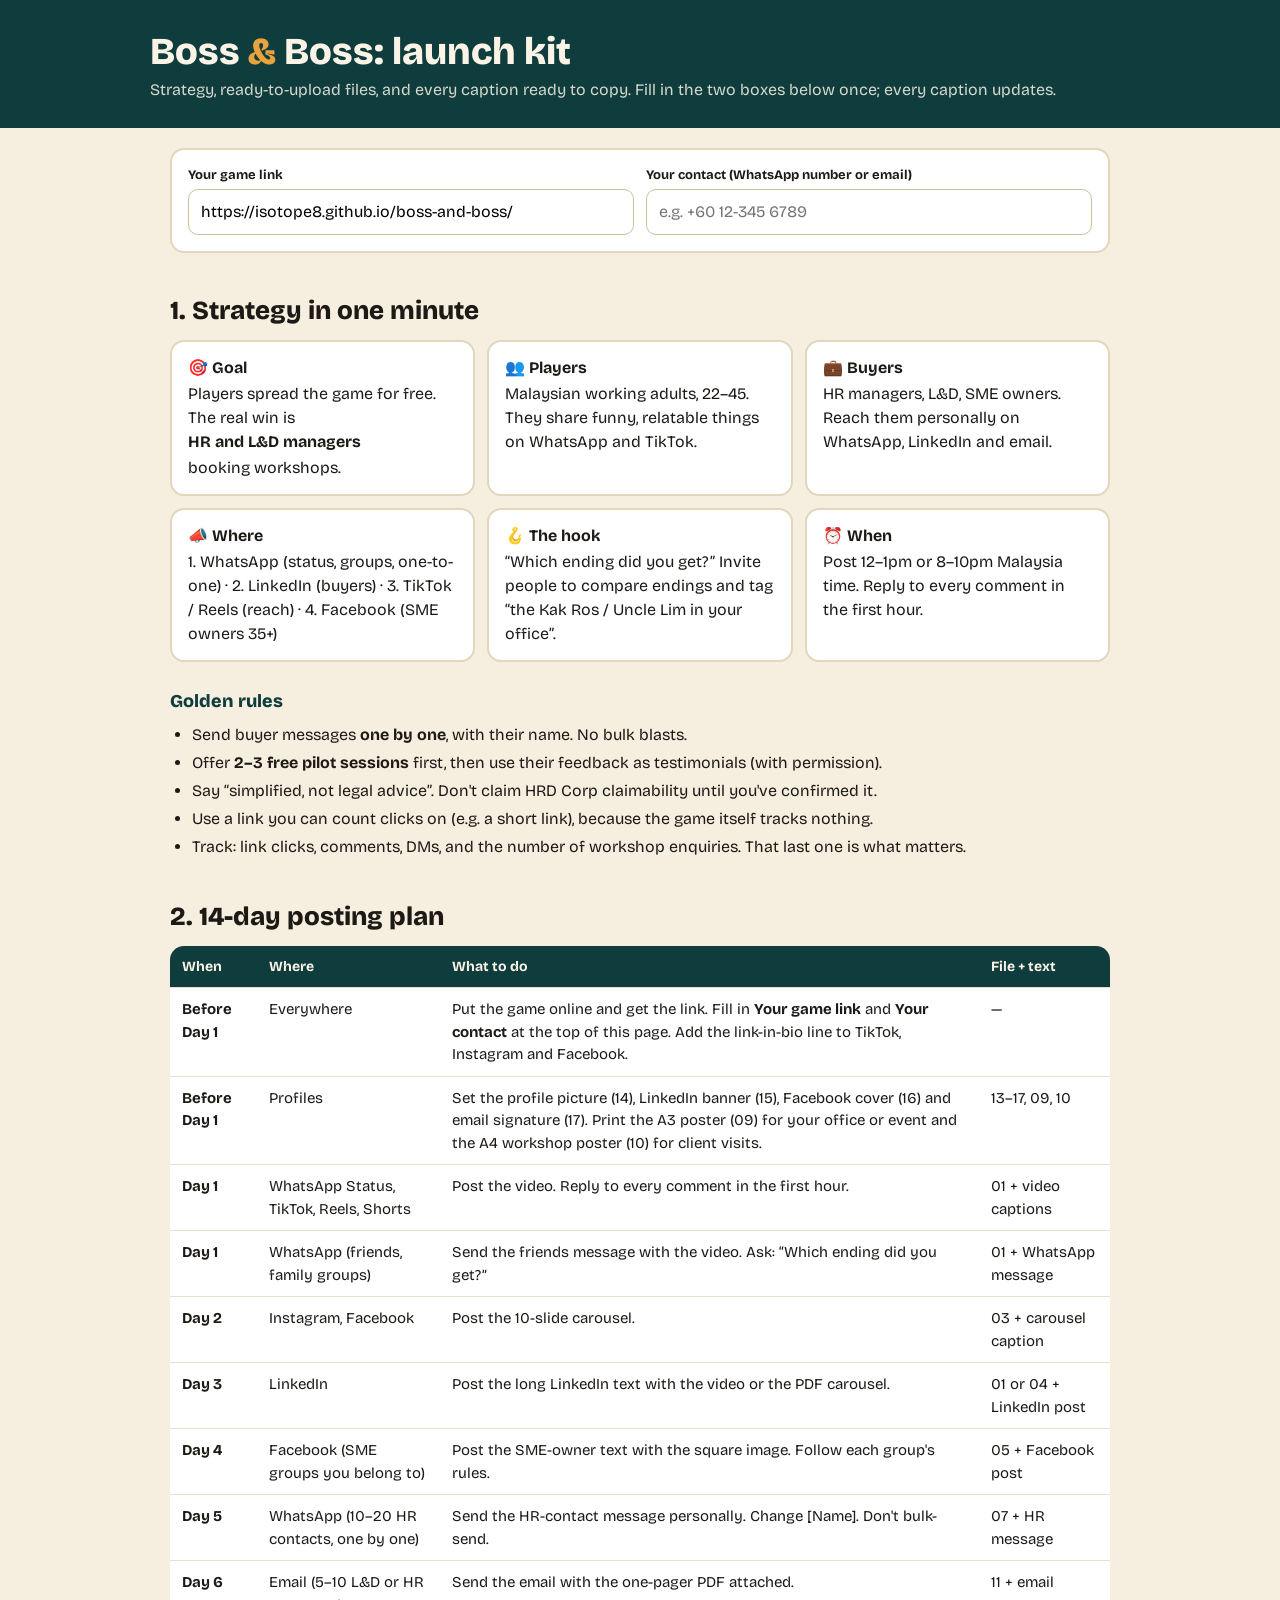
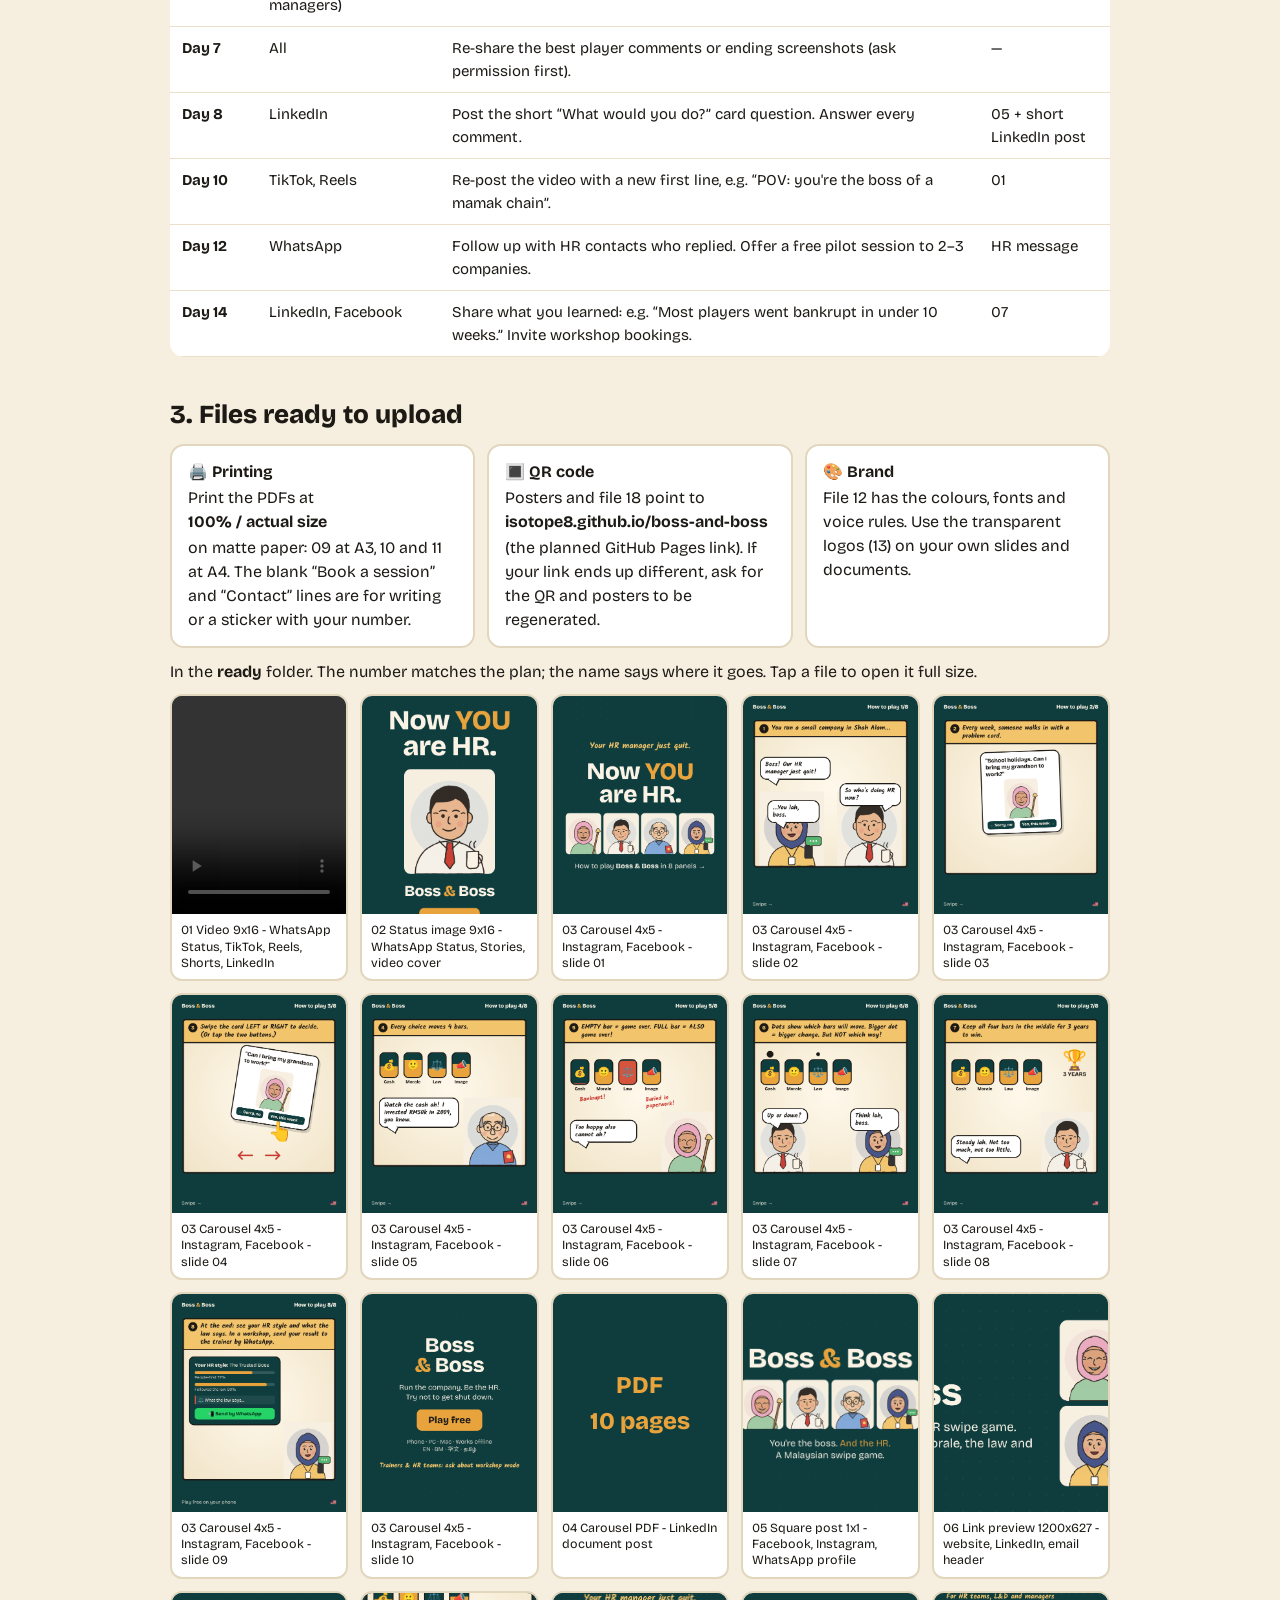
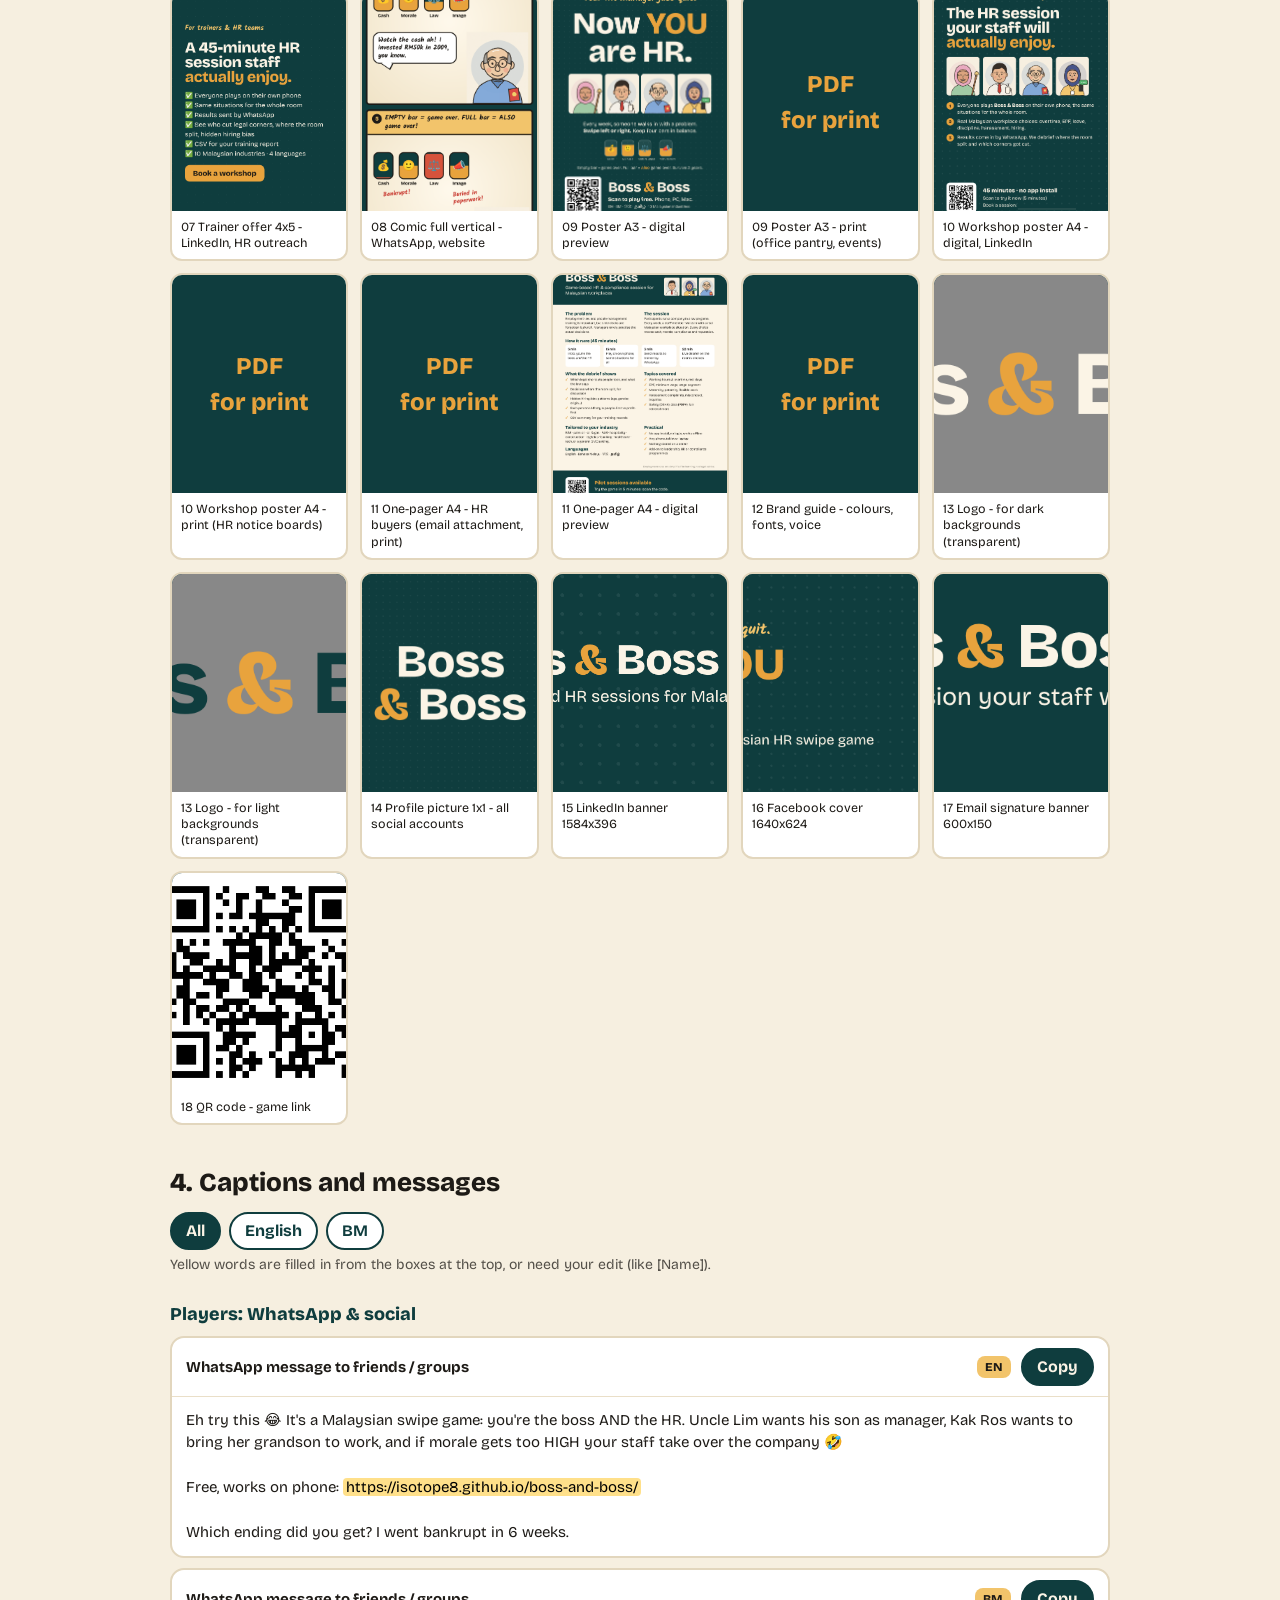
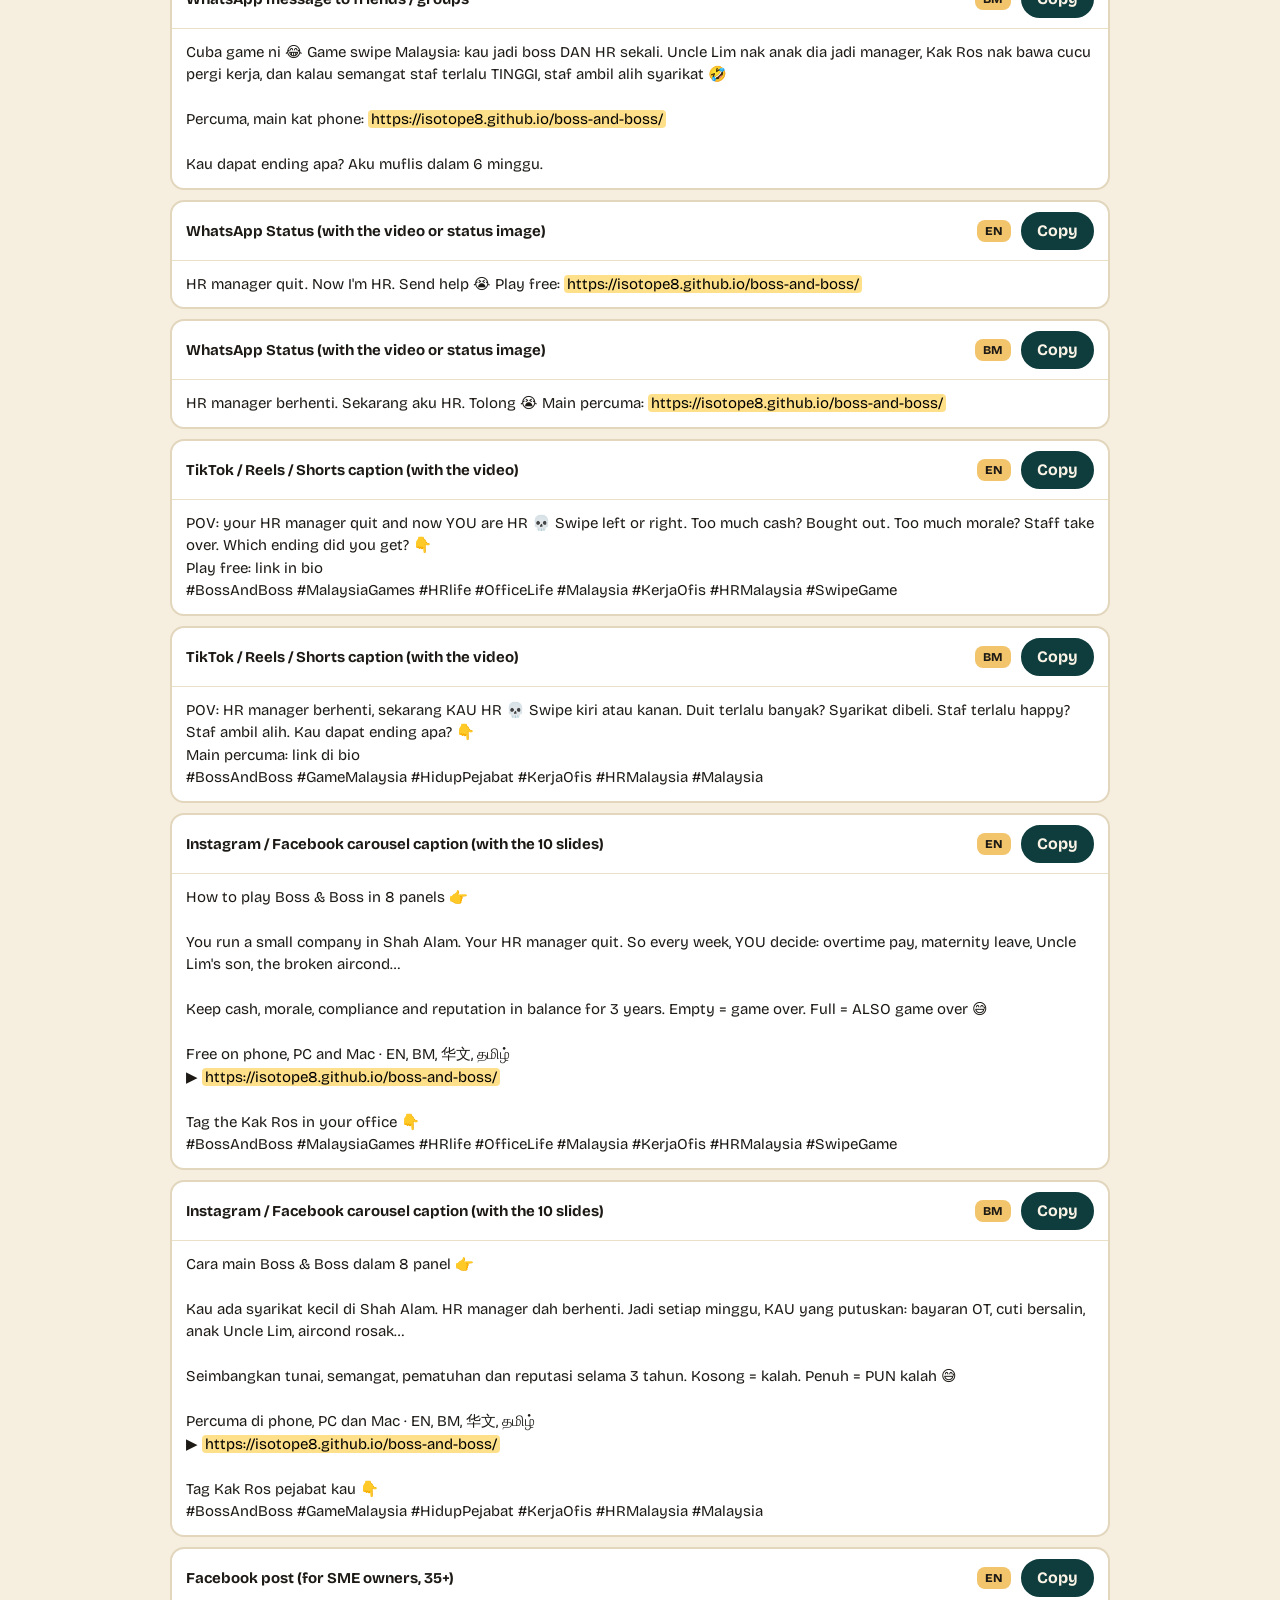
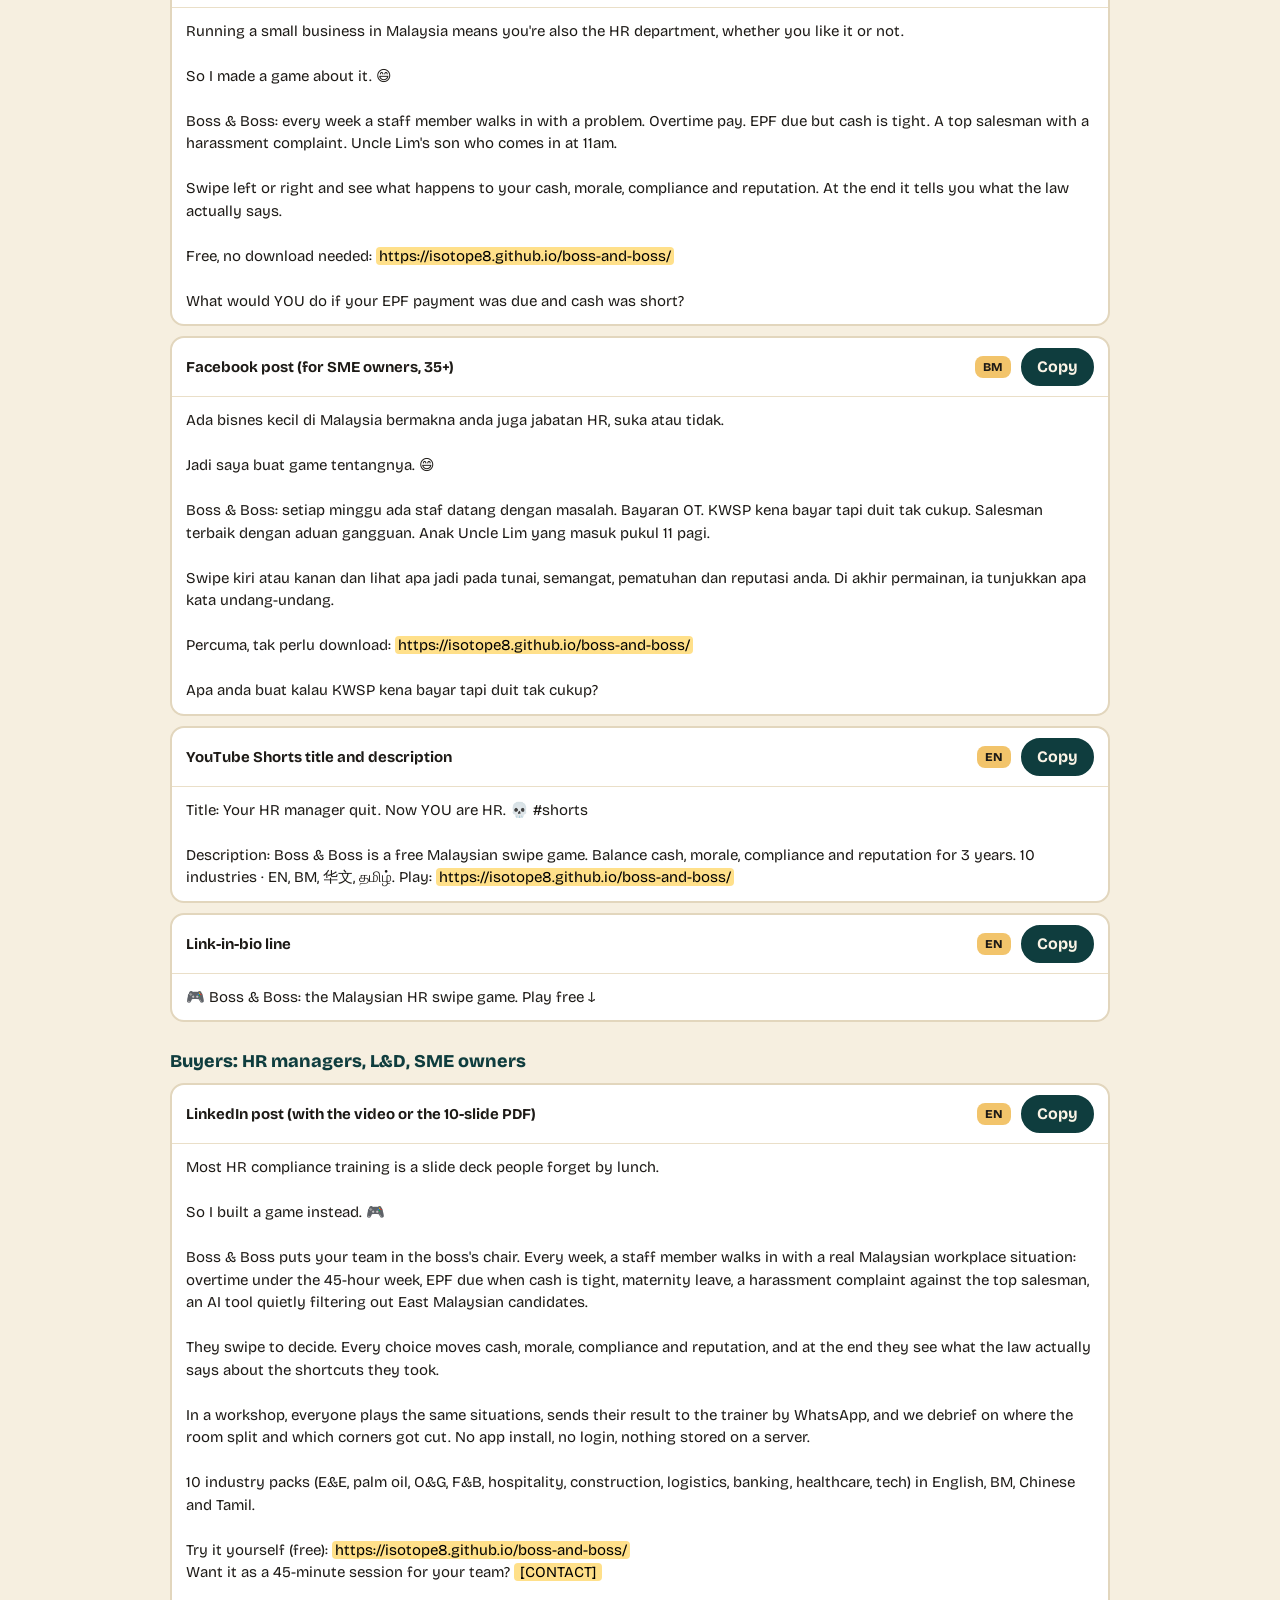
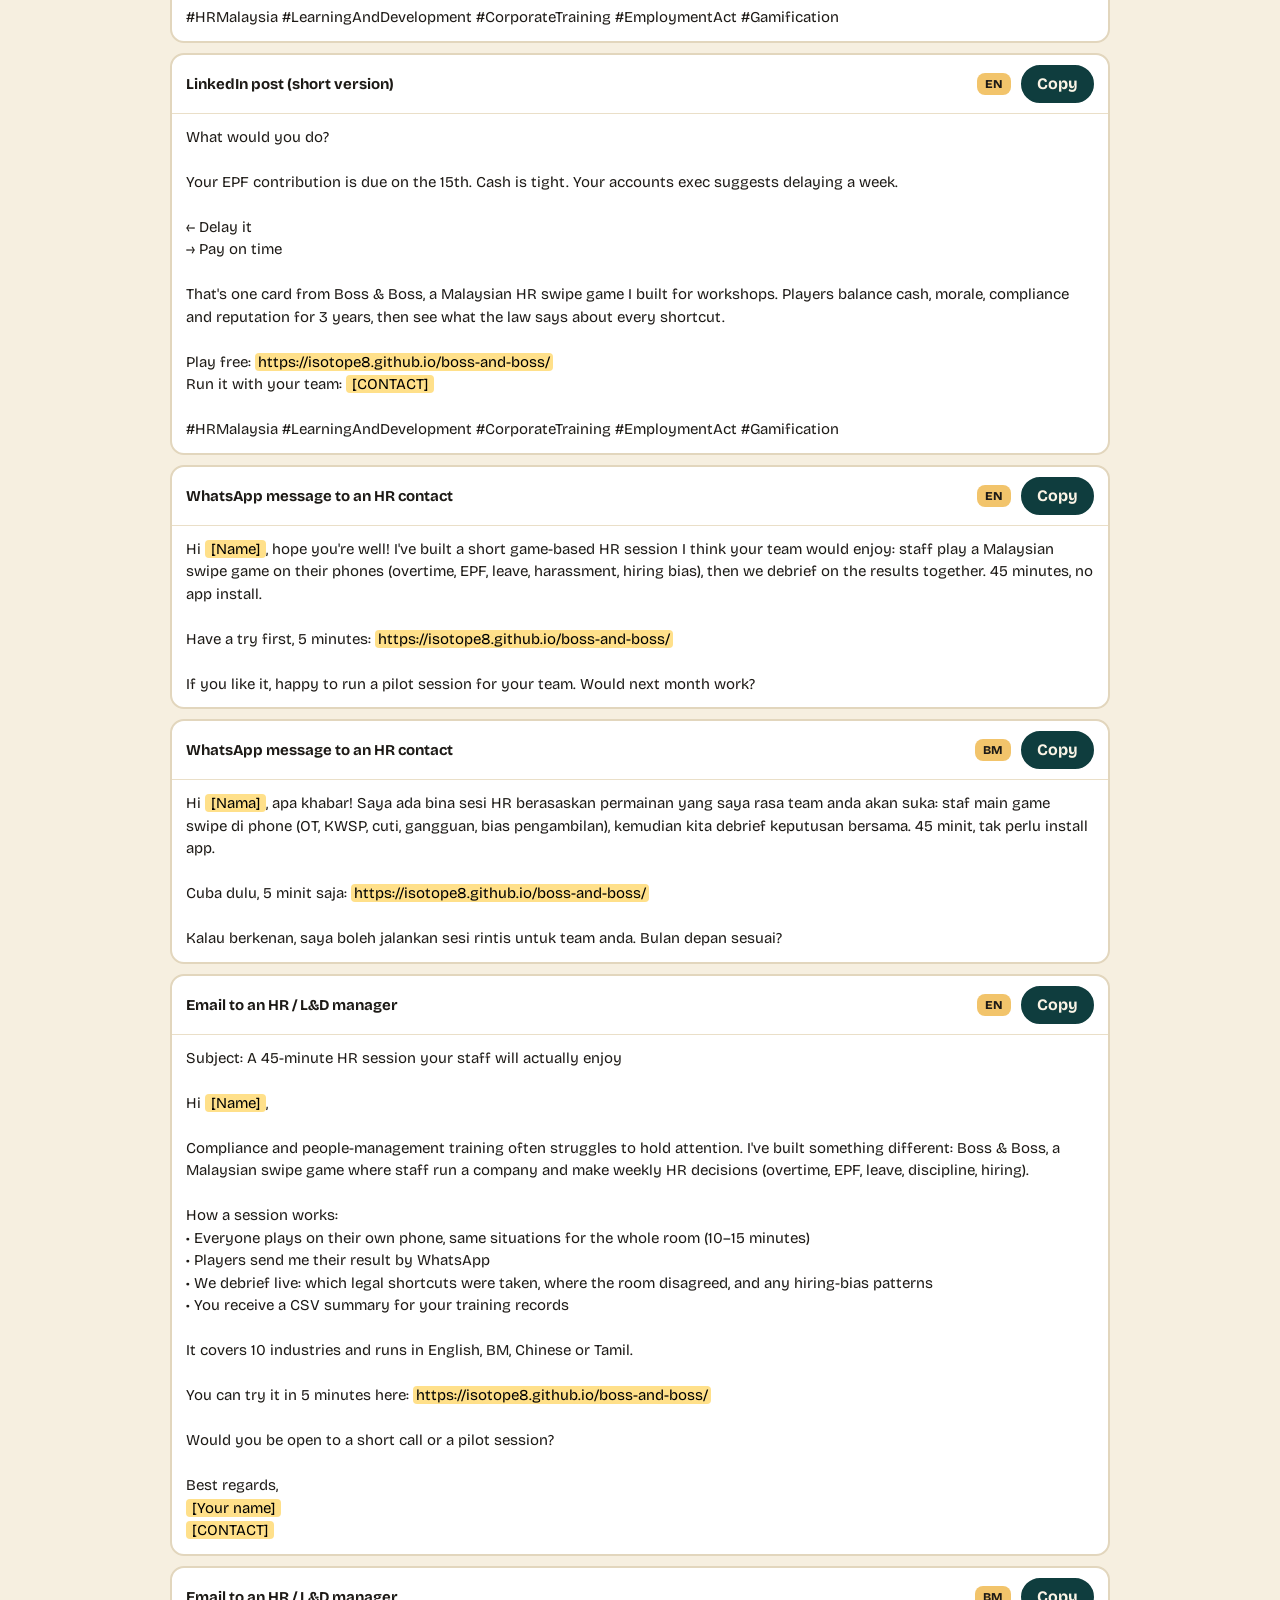
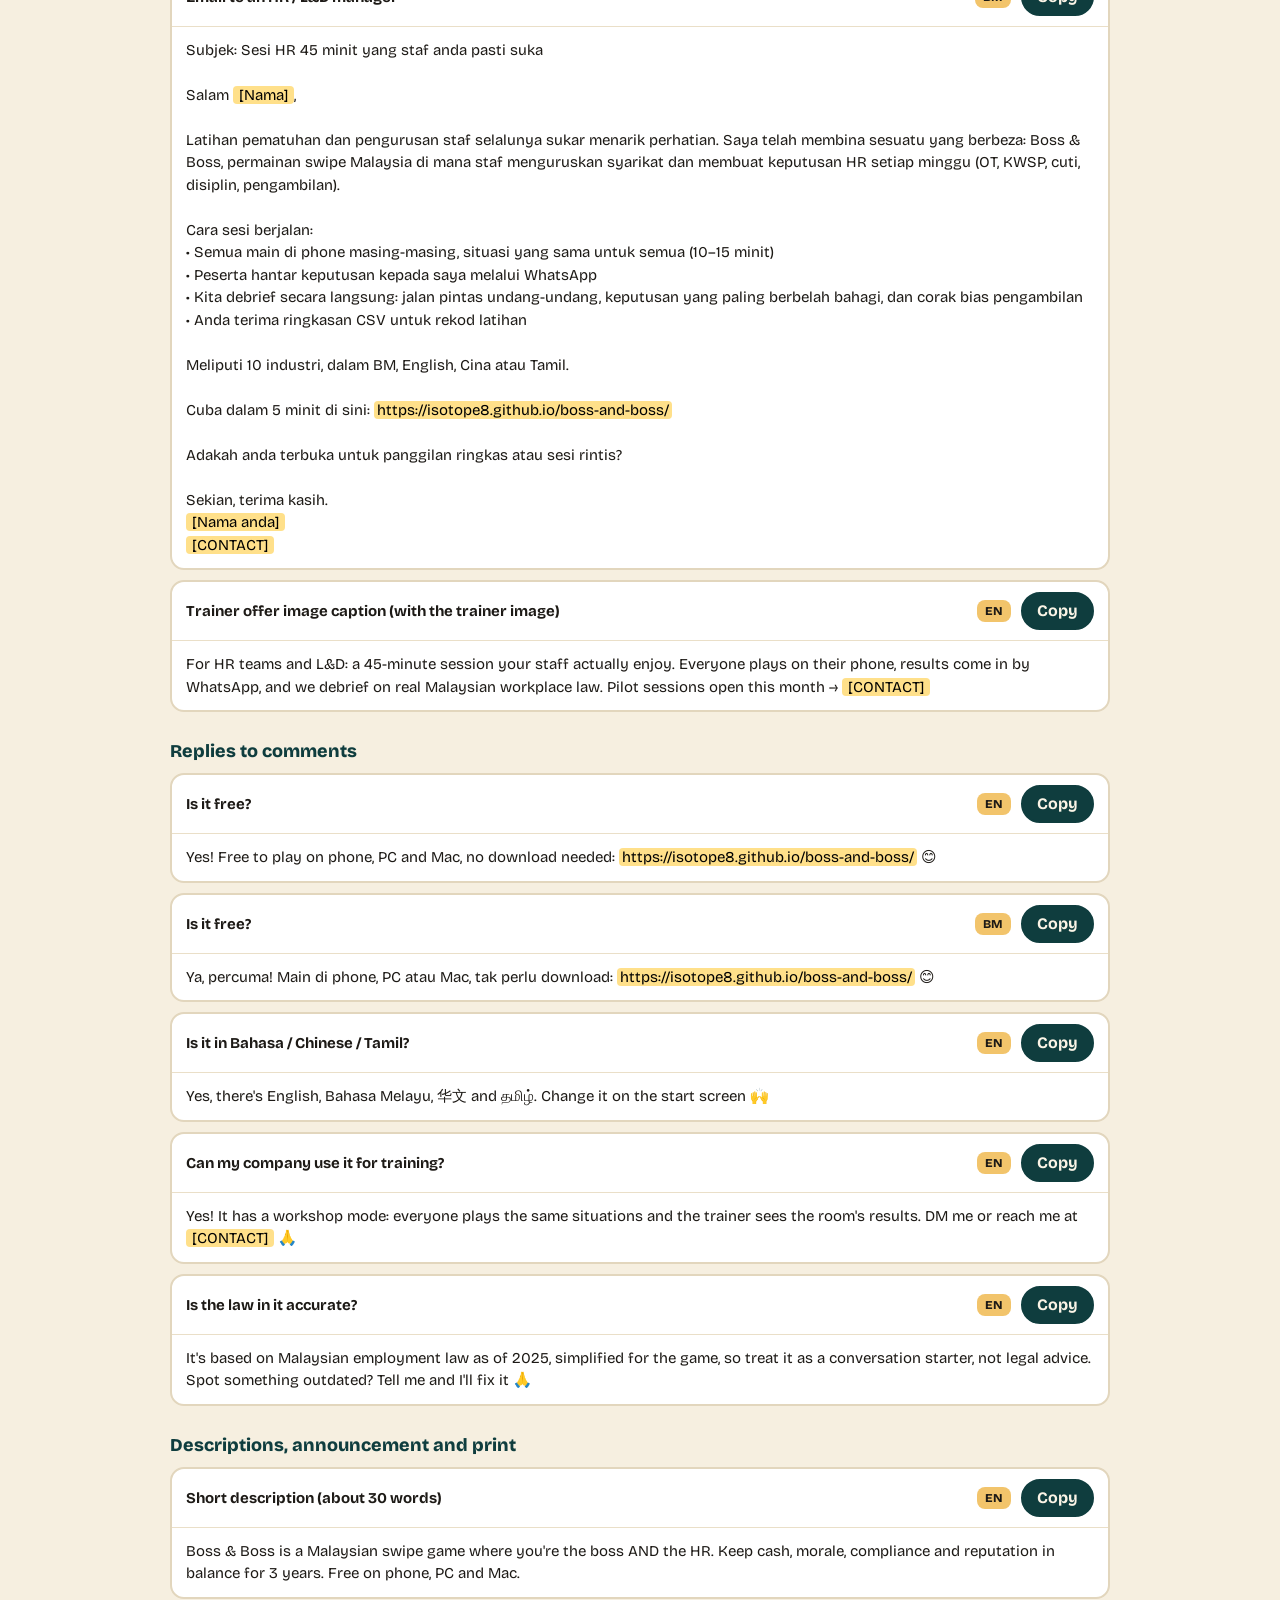
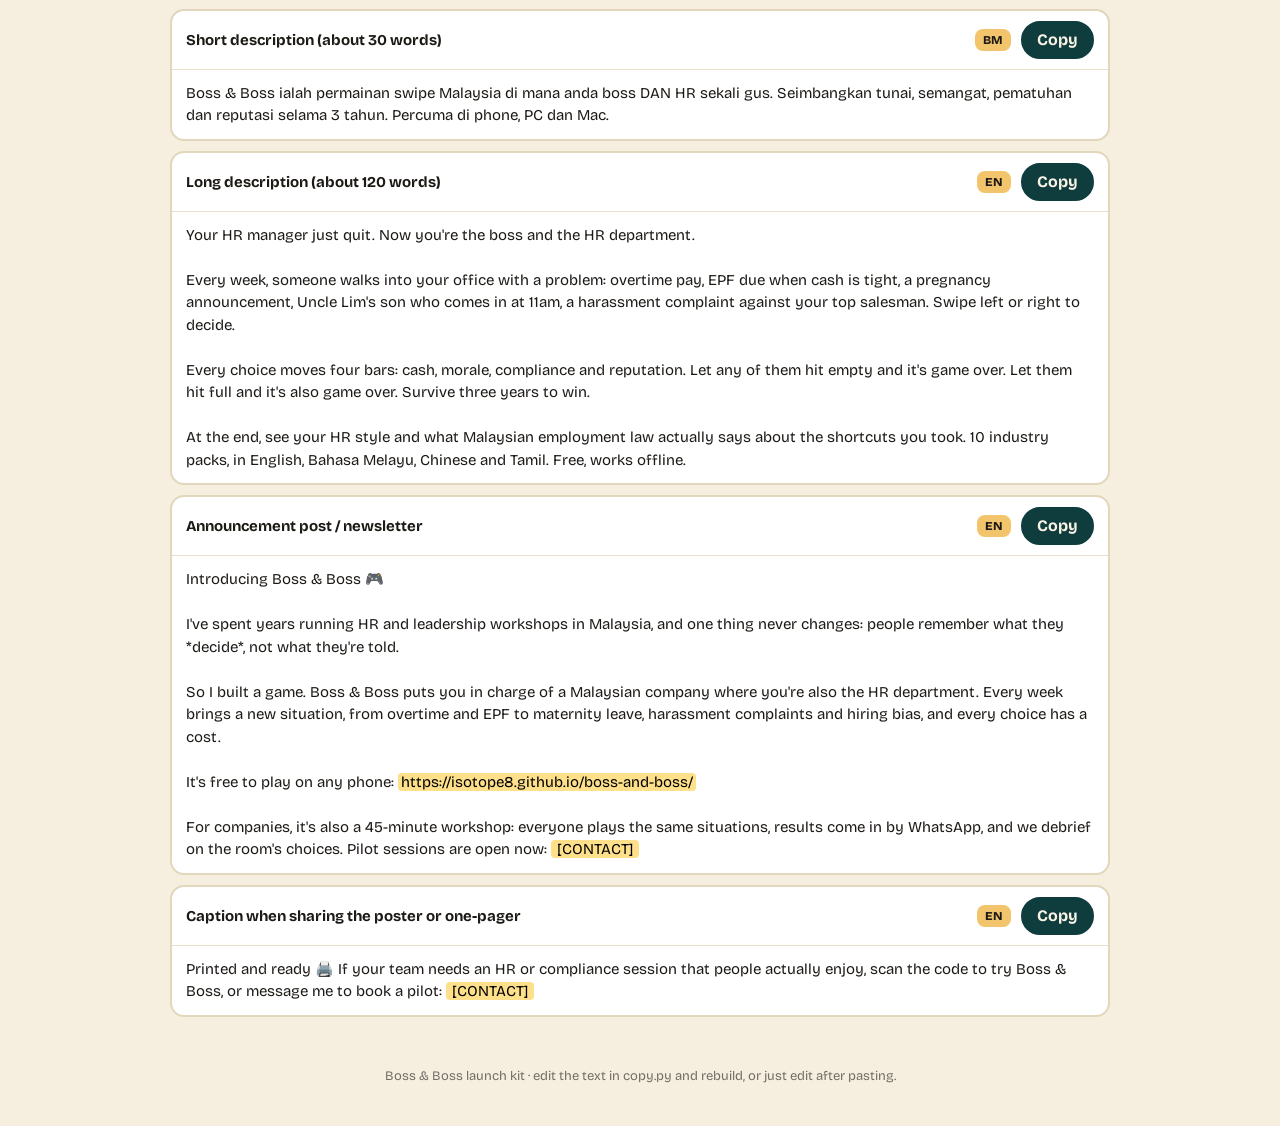
<file: marketing/launch-kit/index.html>
<!DOCTYPE html><html lang="en"><head><meta charset="utf-8"><meta name="viewport" content="width=device-width,initial-scale=1">
<title>Boss &amp; Boss launch kit</title>
<link rel="stylesheet" href="https://fonts.googleapis.com/css2?family=Bricolage+Grotesque:opsz,wght@12..96,400;12..96,700;12..96,800&display=swap">
<style>
*{box-sizing:border-box;margin:0;padding:0}
body{font-family:'Bricolage Grotesque',system-ui,sans-serif;background:#f6efe0;color:#1d1a16;line-height:1.5}
header{background:#0f3d3e;color:#fbf4e6;padding:32px 20px 26px}
.w{max-width:980px;margin:0 auto;padding:0 20px}
header .w{padding:0}
h1{font-size:38px;font-weight:800;line-height:1.05} h1 em{font-style:normal;color:#e8a33d}
header p{opacity:.85;margin-top:6px}
h2{font-size:26px;font-weight:800;margin:38px 0 10px}
h3{font-size:18px;font-weight:800;margin:26px 0 8px;color:#0f3d3e}
.fill{background:#fff;border:2px solid #e2d6bd;border-radius:14px;padding:16px;margin-top:20px;display:grid;grid-template-columns:1fr 1fr;gap:12px}
.fill label{font-size:13px;font-weight:700;display:block;margin-bottom:4px}
.fill input{width:100%;font:inherit;padding:10px 12px;border-radius:10px;border:1.5px solid #cdbf9f}
@media(max-width:640px){.fill{grid-template-columns:1fr}}
.cards{display:grid;grid-template-columns:repeat(auto-fill,minmax(270px,1fr));gap:12px}
.box{background:#fff;border-radius:14px;padding:14px 16px;border:2px solid #e2d6bd}
.box b{display:block;margin-bottom:2px}
table{width:100%;border-collapse:collapse;background:#fff;border-radius:14px;overflow:hidden;font-size:15px}
td,th{text-align:left;padding:10px 12px;border-bottom:1px solid #eadfc8;vertical-align:top}
th{background:#0f3d3e;color:#fbf4e6;font-size:14px}
.files{display:grid;grid-template-columns:repeat(auto-fill,minmax(150px,1fr));gap:12px}
.file{background:#fff;border:2px solid #e2d6bd;border-radius:12px;overflow:hidden;text-decoration:none;color:inherit;font-size:12.5px;display:flex;flex-direction:column}
.file img,.file video{width:100%;aspect-ratio:4/5;object-fit:cover;background:#0f3d3e;display:block}
.file span{padding:8px 9px;line-height:1.3}
.pdf{aspect-ratio:4/5;background:#0f3d3e;color:#e8a33d;font-weight:800;font-size:24px;display:flex;align-items:center;justify-content:center;text-align:center}
.filter{display:flex;gap:8px;margin:6px 0 4px}
.filter button,.cp{font:inherit;font-weight:700;border:2px solid #0f3d3e;background:#fff;color:#0f3d3e;border-radius:20px;padding:5px 14px;cursor:pointer}
.filter button.on,.cp{background:#0f3d3e;color:#fbf4e6}
.cp.ok{background:#2e8b57;border-color:#2e8b57}
.cap{background:#fff;border:2px solid #e2d6bd;border-radius:14px;margin-bottom:10px;overflow:hidden}
.ch{display:flex;align-items:center;gap:10px;padding:10px 14px;border-bottom:1px solid #eadfc8}
.ch b{flex:1;font-size:15px}
.lg{font-size:12px;font-weight:800;background:#f2c46b;border-radius:8px;padding:2px 8px}
pre{white-space:pre-wrap;font-family:inherit;font-size:15px;padding:12px 14px}
pre mark{background:#ffe08a;padding:0 3px;border-radius:4px}
ul{padding-left:22px} li{margin:4px 0}
footer{text-align:center;font-size:13px;opacity:.6;padding:40px 20px}
</style></head><body>
<header><div class="w"><h1>Boss <em>&amp;</em> Boss: launch kit</h1>
<p>Strategy, ready-to-upload files, and every caption ready to copy. Fill in the two boxes below once; every caption updates.</p></div></header>
<div class="w">
<div class="fill">
 <div><label for="link">Your game link</label><input id="link" placeholder="e.g. https://isotope8.github.io/boss-and-boss/"></div>
 <div><label for="contact">Your contact (WhatsApp number or email)</label><input id="contact" placeholder="e.g. +60 12-345 6789"></div>
</div>

<h2>1. Strategy in one minute</h2>
<div class="cards">
 <div class="box"><b>🎯 Goal</b>Players spread the game for free. The real win is <b>HR and L&amp;D managers</b> booking workshops.</div>
 <div class="box"><b>👥 Players</b>Malaysian working adults, 22–45. They share funny, relatable things on WhatsApp and TikTok.</div>
 <div class="box"><b>💼 Buyers</b>HR managers, L&amp;D, SME owners. Reach them personally on WhatsApp, LinkedIn and email.</div>
 <div class="box"><b>📣 Where</b>1. WhatsApp (status, groups, one-to-one) · 2. LinkedIn (buyers) · 3. TikTok / Reels (reach) · 4. Facebook (SME owners 35+)</div>
 <div class="box"><b>🪝 The hook</b>“Which ending did you get?” Invite people to compare endings and tag “the Kak Ros / Uncle Lim in your office”.</div>
 <div class="box"><b>⏰ When</b>Post 12–1pm or 8–10pm Malaysia time. Reply to every comment in the first hour.</div>
</div>
<h3>Golden rules</h3>
<ul>
 <li>Send buyer messages <b>one by one</b>, with their name. No bulk blasts.</li>
 <li>Offer <b>2–3 free pilot sessions</b> first, then use their feedback as testimonials (with permission).</li>
 <li>Say “simplified, not legal advice”. Don't claim HRD Corp claimability until you've confirmed it.</li>
 <li>Use a link you can count clicks on (e.g. a short link), because the game itself tracks nothing.</li>
 <li>Track: link clicks, comments, DMs, and the number of workshop enquiries. That last one is what matters.</li>
</ul>

<h2>2. 14-day posting plan</h2>
<table><tr><th>When</th><th>Where</th><th>What to do</th><th>File + text</th></tr>
<tr><td><b>Before Day 1</b></td><td>Everywhere</td><td>Put the game online and get the link. Fill in <b>Your game link</b> and <b>Your contact</b> at the top of this page. Add the link-in-bio line to TikTok, Instagram and Facebook.</td><td>—</td></tr><tr><td><b>Before Day 1</b></td><td>Profiles</td><td>Set the profile picture (14), LinkedIn banner (15), Facebook cover (16) and email signature (17). Print the A3 poster (09) for your office or event and the A4 workshop poster (10) for client visits.</td><td>13–17, 09, 10</td></tr><tr><td><b>Day 1</b></td><td>WhatsApp Status, TikTok, Reels, Shorts</td><td>Post the video. Reply to every comment in the first hour.</td><td>01 + video captions</td></tr><tr><td><b>Day 1</b></td><td>WhatsApp (friends, family groups)</td><td>Send the friends message with the video. Ask: “Which ending did you get?”</td><td>01 + WhatsApp message</td></tr><tr><td><b>Day 2</b></td><td>Instagram, Facebook</td><td>Post the 10-slide carousel.</td><td>03 + carousel caption</td></tr><tr><td><b>Day 3</b></td><td>LinkedIn</td><td>Post the long LinkedIn text with the video or the PDF carousel.</td><td>01 or 04 + LinkedIn post</td></tr><tr><td><b>Day 4</b></td><td>Facebook (SME groups you belong to)</td><td>Post the SME-owner text with the square image. Follow each group's rules.</td><td>05 + Facebook post</td></tr><tr><td><b>Day 5</b></td><td>WhatsApp (10–20 HR contacts, one by one)</td><td>Send the HR-contact message personally. Change [Name]. Don't bulk-send.</td><td>07 + HR message</td></tr><tr><td><b>Day 6</b></td><td>Email (5–10 L&D or HR managers)</td><td>Send the email with the one-pager PDF attached.</td><td>11 + email</td></tr><tr><td><b>Day 7</b></td><td>All</td><td>Re-share the best player comments or ending screenshots (ask permission first).</td><td>—</td></tr><tr><td><b>Day 8</b></td><td>LinkedIn</td><td>Post the short “What would you do?” card question. Answer every comment.</td><td>05 + short LinkedIn post</td></tr><tr><td><b>Day 10</b></td><td>TikTok, Reels</td><td>Re-post the video with a new first line, e.g. “POV: you're the boss of a mamak chain”.</td><td>01</td></tr><tr><td><b>Day 12</b></td><td>WhatsApp</td><td>Follow up with HR contacts who replied. Offer a free pilot session to 2–3 companies.</td><td>HR message</td></tr><tr><td><b>Day 14</b></td><td>LinkedIn, Facebook</td><td>Share what you learned: e.g. “Most players went bankrupt in under 10 weeks.” Invite workshop bookings.</td><td>07</td></tr>
</table>

<h2>3. Files ready to upload</h2>
<div class="cards" style="margin-bottom:12px">
 <div class="box"><b>🖨️ Printing</b>Print the PDFs at <b>100% / actual size</b> on matte paper: 09 at A3, 10 and 11 at A4. The blank “Book a session” and “Contact” lines are for writing or a sticker with your number.</div>
 <div class="box"><b>🔳 QR code</b>Posters and file 18 point to <b>isotope8.github.io/boss-and-boss</b> (the planned GitHub Pages link). If your link ends up different, ask for the QR and posters to be regenerated.</div>
 <div class="box"><b>🎨 Brand</b>File 12 has the colours, fonts and voice rules. Use the transparent logos (13) on your own slides and documents.</div>
</div>
<p style="margin-bottom:10px">In the <b>ready</b> folder. The number matches the plan; the name says where it goes. Tap a file to open it full size.</p>
<div class="files"><a class="file" href="ready/01 Video 9x16 - WhatsApp Status, TikTok, Reels, Shorts, LinkedIn.mp4" target="_blank"><video src="ready/01 Video 9x16 - WhatsApp Status, TikTok, Reels, Shorts, LinkedIn.mp4" controls muted playsinline preload="metadata"></video><span>01 Video 9x16 - WhatsApp Status, TikTok, Reels, Shorts, LinkedIn</span></a>
<a class="file" href="ready/02 Status image 9x16 - WhatsApp Status, Stories, video cover.png" target="_blank"><img src="ready/02 Status image 9x16 - WhatsApp Status, Stories, video cover.png" loading="lazy" alt=""><span>02 Status image 9x16 - WhatsApp Status, Stories, video cover</span></a>
<a class="file" href="ready/03 Carousel 4x5 - Instagram, Facebook - slide 01.png" target="_blank"><img src="ready/03 Carousel 4x5 - Instagram, Facebook - slide 01.png" loading="lazy" alt=""><span>03 Carousel 4x5 - Instagram, Facebook - slide 01</span></a>
<a class="file" href="ready/03 Carousel 4x5 - Instagram, Facebook - slide 02.png" target="_blank"><img src="ready/03 Carousel 4x5 - Instagram, Facebook - slide 02.png" loading="lazy" alt=""><span>03 Carousel 4x5 - Instagram, Facebook - slide 02</span></a>
<a class="file" href="ready/03 Carousel 4x5 - Instagram, Facebook - slide 03.png" target="_blank"><img src="ready/03 Carousel 4x5 - Instagram, Facebook - slide 03.png" loading="lazy" alt=""><span>03 Carousel 4x5 - Instagram, Facebook - slide 03</span></a>
<a class="file" href="ready/03 Carousel 4x5 - Instagram, Facebook - slide 04.png" target="_blank"><img src="ready/03 Carousel 4x5 - Instagram, Facebook - slide 04.png" loading="lazy" alt=""><span>03 Carousel 4x5 - Instagram, Facebook - slide 04</span></a>
<a class="file" href="ready/03 Carousel 4x5 - Instagram, Facebook - slide 05.png" target="_blank"><img src="ready/03 Carousel 4x5 - Instagram, Facebook - slide 05.png" loading="lazy" alt=""><span>03 Carousel 4x5 - Instagram, Facebook - slide 05</span></a>
<a class="file" href="ready/03 Carousel 4x5 - Instagram, Facebook - slide 06.png" target="_blank"><img src="ready/03 Carousel 4x5 - Instagram, Facebook - slide 06.png" loading="lazy" alt=""><span>03 Carousel 4x5 - Instagram, Facebook - slide 06</span></a>
<a class="file" href="ready/03 Carousel 4x5 - Instagram, Facebook - slide 07.png" target="_blank"><img src="ready/03 Carousel 4x5 - Instagram, Facebook - slide 07.png" loading="lazy" alt=""><span>03 Carousel 4x5 - Instagram, Facebook - slide 07</span></a>
<a class="file" href="ready/03 Carousel 4x5 - Instagram, Facebook - slide 08.png" target="_blank"><img src="ready/03 Carousel 4x5 - Instagram, Facebook - slide 08.png" loading="lazy" alt=""><span>03 Carousel 4x5 - Instagram, Facebook - slide 08</span></a>
<a class="file" href="ready/03 Carousel 4x5 - Instagram, Facebook - slide 09.png" target="_blank"><img src="ready/03 Carousel 4x5 - Instagram, Facebook - slide 09.png" loading="lazy" alt=""><span>03 Carousel 4x5 - Instagram, Facebook - slide 09</span></a>
<a class="file" href="ready/03 Carousel 4x5 - Instagram, Facebook - slide 10.png" target="_blank"><img src="ready/03 Carousel 4x5 - Instagram, Facebook - slide 10.png" loading="lazy" alt=""><span>03 Carousel 4x5 - Instagram, Facebook - slide 10</span></a>
<a class="file" href="ready/04 Carousel PDF - LinkedIn document post.pdf" target="_blank"><div class="pdf">PDF<br>10 pages</div><span>04 Carousel PDF - LinkedIn document post</span></a>
<a class="file" href="ready/05 Square post 1x1 - Facebook, Instagram, WhatsApp profile.png" target="_blank"><img src="ready/05 Square post 1x1 - Facebook, Instagram, WhatsApp profile.png" loading="lazy" alt=""><span>05 Square post 1x1 - Facebook, Instagram, WhatsApp profile</span></a>
<a class="file" href="ready/06 Link preview 1200x627 - website, LinkedIn, email header.png" target="_blank"><img src="ready/06 Link preview 1200x627 - website, LinkedIn, email header.png" loading="lazy" alt=""><span>06 Link preview 1200x627 - website, LinkedIn, email header</span></a>
<a class="file" href="ready/07 Trainer offer 4x5 - LinkedIn, HR outreach.png" target="_blank"><img src="ready/07 Trainer offer 4x5 - LinkedIn, HR outreach.png" loading="lazy" alt=""><span>07 Trainer offer 4x5 - LinkedIn, HR outreach</span></a>
<a class="file" href="ready/08 Comic full vertical - WhatsApp, website.png" target="_blank"><img src="ready/08 Comic full vertical - WhatsApp, website.png" loading="lazy" alt=""><span>08 Comic full vertical - WhatsApp, website</span></a>
<a class="file" href="ready/09 Poster A3 - digital preview.png" target="_blank"><img src="ready/09 Poster A3 - digital preview.png" loading="lazy" alt=""><span>09 Poster A3 - digital preview</span></a>
<a class="file" href="ready/09 Poster A3 - print (office pantry, events).pdf" target="_blank"><div class="pdf">PDF<br>for print</div><span>09 Poster A3 - print (office pantry, events)</span></a>
<a class="file" href="ready/10 Workshop poster A4 - digital, LinkedIn.png" target="_blank"><img src="ready/10 Workshop poster A4 - digital, LinkedIn.png" loading="lazy" alt=""><span>10 Workshop poster A4 - digital, LinkedIn</span></a>
<a class="file" href="ready/10 Workshop poster A4 - print (HR notice boards).pdf" target="_blank"><div class="pdf">PDF<br>for print</div><span>10 Workshop poster A4 - print (HR notice boards)</span></a>
<a class="file" href="ready/11 One-pager A4 - HR buyers (email attachment, print).pdf" target="_blank"><div class="pdf">PDF<br>for print</div><span>11 One-pager A4 - HR buyers (email attachment, print)</span></a>
<a class="file" href="ready/11 One-pager A4 - digital preview.png" target="_blank"><img src="ready/11 One-pager A4 - digital preview.png" loading="lazy" alt=""><span>11 One-pager A4 - digital preview</span></a>
<a class="file" href="ready/12 Brand guide - colours, fonts, voice.pdf" target="_blank"><div class="pdf">PDF<br>for print</div><span>12 Brand guide - colours, fonts, voice</span></a>
<a class="file" href="ready/13 Logo - for dark backgrounds (transparent).png" target="_blank"><img src="ready/13 Logo - for dark backgrounds (transparent).png" loading="lazy" alt=""><span>13 Logo - for dark backgrounds (transparent)</span></a>
<a class="file" href="ready/13 Logo - for light backgrounds (transparent).png" target="_blank"><img src="ready/13 Logo - for light backgrounds (transparent).png" loading="lazy" alt=""><span>13 Logo - for light backgrounds (transparent)</span></a>
<a class="file" href="ready/14 Profile picture 1x1 - all social accounts.png" target="_blank"><img src="ready/14 Profile picture 1x1 - all social accounts.png" loading="lazy" alt=""><span>14 Profile picture 1x1 - all social accounts</span></a>
<a class="file" href="ready/15 LinkedIn banner 1584x396.png" target="_blank"><img src="ready/15 LinkedIn banner 1584x396.png" loading="lazy" alt=""><span>15 LinkedIn banner 1584x396</span></a>
<a class="file" href="ready/16 Facebook cover 1640x624.png" target="_blank"><img src="ready/16 Facebook cover 1640x624.png" loading="lazy" alt=""><span>16 Facebook cover 1640x624</span></a>
<a class="file" href="ready/17 Email signature banner 600x150.png" target="_blank"><img src="ready/17 Email signature banner 600x150.png" loading="lazy" alt=""><span>17 Email signature banner 600x150</span></a>
<a class="file" href="ready/18 QR code - game link.png" target="_blank"><img src="ready/18 QR code - game link.png" loading="lazy" alt=""><span>18 QR code - game link</span></a></div>

<h2>4. Captions and messages</h2>
<div class="filter"><button data-f="all" class="on">All</button><button data-f="EN">English</button><button data-f="BM">BM</button></div>
<p style="font-size:14px;opacity:.75">Yellow words are filled in from the boxes at the top, or need your edit (like [Name]).</p>
<h3>Players: WhatsApp &amp; social</h3>
<div class="cap" data-lang="EN"><div class="ch"><b>WhatsApp message to friends / groups</b><span class="lg">EN</span><button class="cp">Copy</button></div><pre data-raw="Eh try this 😂 It&#x27;s a Malaysian swipe game: you&#x27;re the boss AND the HR. Uncle Lim wants his son as manager, Kak Ros wants to bring her grandson to work, and if morale gets too HIGH your staff take over the company 🤣

Free, works on phone: [LINK]

Which ending did you get? I went bankrupt in 6 weeks."></pre></div>
<div class="cap" data-lang="BM"><div class="ch"><b>WhatsApp message to friends / groups</b><span class="lg">BM</span><button class="cp">Copy</button></div><pre data-raw="Cuba game ni 😂 Game swipe Malaysia: kau jadi boss DAN HR sekali. Uncle Lim nak anak dia jadi manager, Kak Ros nak bawa cucu pergi kerja, dan kalau semangat staf terlalu TINGGI, staf ambil alih syarikat 🤣

Percuma, main kat phone: [LINK]

Kau dapat ending apa? Aku muflis dalam 6 minggu."></pre></div>
<div class="cap" data-lang="EN"><div class="ch"><b>WhatsApp Status (with the video or status image)</b><span class="lg">EN</span><button class="cp">Copy</button></div><pre data-raw="HR manager quit. Now I&#x27;m HR. Send help 😭 Play free: [LINK]"></pre></div>
<div class="cap" data-lang="BM"><div class="ch"><b>WhatsApp Status (with the video or status image)</b><span class="lg">BM</span><button class="cp">Copy</button></div><pre data-raw="HR manager berhenti. Sekarang aku HR. Tolong 😭 Main percuma: [LINK]"></pre></div>
<div class="cap" data-lang="EN"><div class="ch"><b>TikTok / Reels / Shorts caption (with the video)</b><span class="lg">EN</span><button class="cp">Copy</button></div><pre data-raw="POV: your HR manager quit and now YOU are HR 💀 Swipe left or right. Too much cash? Bought out. Too much morale? Staff take over. Which ending did you get? 👇
Play free: link in bio
#BossAndBoss #MalaysiaGames #HRlife #OfficeLife #Malaysia #KerjaOfis #HRMalaysia #SwipeGame"></pre></div>
<div class="cap" data-lang="BM"><div class="ch"><b>TikTok / Reels / Shorts caption (with the video)</b><span class="lg">BM</span><button class="cp">Copy</button></div><pre data-raw="POV: HR manager berhenti, sekarang KAU HR 💀 Swipe kiri atau kanan. Duit terlalu banyak? Syarikat dibeli. Staf terlalu happy? Staf ambil alih. Kau dapat ending apa? 👇
Main percuma: link di bio
#BossAndBoss #GameMalaysia #HidupPejabat #KerjaOfis #HRMalaysia #Malaysia"></pre></div>
<div class="cap" data-lang="EN"><div class="ch"><b>Instagram / Facebook carousel caption (with the 10 slides)</b><span class="lg">EN</span><button class="cp">Copy</button></div><pre data-raw="How to play Boss &amp; Boss in 8 panels 👉

You run a small company in Shah Alam. Your HR manager quit. So every week, YOU decide: overtime pay, maternity leave, Uncle Lim&#x27;s son, the broken aircond…

Keep cash, morale, compliance and reputation in balance for 3 years. Empty = game over. Full = ALSO game over 😅

Free on phone, PC and Mac · EN, BM, 华文, தமிழ்
▶️ [LINK]

Tag the Kak Ros in your office 👇
#BossAndBoss #MalaysiaGames #HRlife #OfficeLife #Malaysia #KerjaOfis #HRMalaysia #SwipeGame"></pre></div>
<div class="cap" data-lang="BM"><div class="ch"><b>Instagram / Facebook carousel caption (with the 10 slides)</b><span class="lg">BM</span><button class="cp">Copy</button></div><pre data-raw="Cara main Boss &amp; Boss dalam 8 panel 👉

Kau ada syarikat kecil di Shah Alam. HR manager dah berhenti. Jadi setiap minggu, KAU yang putuskan: bayaran OT, cuti bersalin, anak Uncle Lim, aircond rosak…

Seimbangkan tunai, semangat, pematuhan dan reputasi selama 3 tahun. Kosong = kalah. Penuh = PUN kalah 😅

Percuma di phone, PC dan Mac · EN, BM, 华文, தமிழ்
▶️ [LINK]

Tag Kak Ros pejabat kau 👇
#BossAndBoss #GameMalaysia #HidupPejabat #KerjaOfis #HRMalaysia #Malaysia"></pre></div>
<div class="cap" data-lang="EN"><div class="ch"><b>Facebook post (for SME owners, 35+)</b><span class="lg">EN</span><button class="cp">Copy</button></div><pre data-raw="Running a small business in Malaysia means you&#x27;re also the HR department, whether you like it or not.

So I made a game about it. 😄

Boss &amp; Boss: every week a staff member walks in with a problem. Overtime pay. EPF due but cash is tight. A top salesman with a harassment complaint. Uncle Lim&#x27;s son who comes in at 11am.

Swipe left or right and see what happens to your cash, morale, compliance and reputation. At the end it tells you what the law actually says.

Free, no download needed: [LINK]

What would YOU do if your EPF payment was due and cash was short?"></pre></div>
<div class="cap" data-lang="BM"><div class="ch"><b>Facebook post (for SME owners, 35+)</b><span class="lg">BM</span><button class="cp">Copy</button></div><pre data-raw="Ada bisnes kecil di Malaysia bermakna anda juga jabatan HR, suka atau tidak.

Jadi saya buat game tentangnya. 😄

Boss &amp; Boss: setiap minggu ada staf datang dengan masalah. Bayaran OT. KWSP kena bayar tapi duit tak cukup. Salesman terbaik dengan aduan gangguan. Anak Uncle Lim yang masuk pukul 11 pagi.

Swipe kiri atau kanan dan lihat apa jadi pada tunai, semangat, pematuhan dan reputasi anda. Di akhir permainan, ia tunjukkan apa kata undang-undang.

Percuma, tak perlu download: [LINK]

Apa anda buat kalau KWSP kena bayar tapi duit tak cukup?"></pre></div>
<div class="cap" data-lang="EN"><div class="ch"><b>YouTube Shorts title and description</b><span class="lg">EN</span><button class="cp">Copy</button></div><pre data-raw="Title: Your HR manager quit. Now YOU are HR. 💀 #shorts

Description: Boss &amp; Boss is a free Malaysian swipe game. Balance cash, morale, compliance and reputation for 3 years. 10 industries · EN, BM, 华文, தமிழ். Play: [LINK]"></pre></div>
<div class="cap" data-lang="EN"><div class="ch"><b>Link-in-bio line</b><span class="lg">EN</span><button class="cp">Copy</button></div><pre data-raw="🎮 Boss &amp; Boss: the Malaysian HR swipe game. Play free ↓"></pre></div>
<h3>Buyers: HR managers, L&amp;D, SME owners</h3>
<div class="cap" data-lang="EN"><div class="ch"><b>LinkedIn post (with the video or the 10-slide PDF)</b><span class="lg">EN</span><button class="cp">Copy</button></div><pre data-raw="Most HR compliance training is a slide deck people forget by lunch.

So I built a game instead. 🎮

Boss &amp; Boss puts your team in the boss&#x27;s chair. Every week, a staff member walks in with a real Malaysian workplace situation: overtime under the 45-hour week, EPF due when cash is tight, maternity leave, a harassment complaint against the top salesman, an AI tool quietly filtering out East Malaysian candidates.

They swipe to decide. Every choice moves cash, morale, compliance and reputation, and at the end they see what the law actually says about the shortcuts they took.

In a workshop, everyone plays the same situations, sends their result to the trainer by WhatsApp, and we debrief on where the room split and which corners got cut. No app install, no login, nothing stored on a server.

10 industry packs (E&amp;E, palm oil, O&amp;G, F&amp;B, hospitality, construction, logistics, banking, healthcare, tech) in English, BM, Chinese and Tamil.

Try it yourself (free): [LINK]
Want it as a 45-minute session for your team? [CONTACT]

#HRMalaysia #LearningAndDevelopment #CorporateTraining #EmploymentAct #Gamification"></pre></div>
<div class="cap" data-lang="EN"><div class="ch"><b>LinkedIn post (short version)</b><span class="lg">EN</span><button class="cp">Copy</button></div><pre data-raw="What would you do?

Your EPF contribution is due on the 15th. Cash is tight. Your accounts exec suggests delaying a week.

← Delay it
→ Pay on time

That&#x27;s one card from Boss &amp; Boss, a Malaysian HR swipe game I built for workshops. Players balance cash, morale, compliance and reputation for 3 years, then see what the law says about every shortcut.

Play free: [LINK]
Run it with your team: [CONTACT]

#HRMalaysia #LearningAndDevelopment #CorporateTraining #EmploymentAct #Gamification"></pre></div>
<div class="cap" data-lang="EN"><div class="ch"><b>WhatsApp message to an HR contact</b><span class="lg">EN</span><button class="cp">Copy</button></div><pre data-raw="Hi [Name], hope you&#x27;re well! I&#x27;ve built a short game-based HR session I think your team would enjoy: staff play a Malaysian swipe game on their phones (overtime, EPF, leave, harassment, hiring bias), then we debrief on the results together. 45 minutes, no app install.

Have a try first, 5 minutes: [LINK]

If you like it, happy to run a pilot session for your team. Would next month work?"></pre></div>
<div class="cap" data-lang="BM"><div class="ch"><b>WhatsApp message to an HR contact</b><span class="lg">BM</span><button class="cp">Copy</button></div><pre data-raw="Hi [Nama], apa khabar! Saya ada bina sesi HR berasaskan permainan yang saya rasa team anda akan suka: staf main game swipe di phone (OT, KWSP, cuti, gangguan, bias pengambilan), kemudian kita debrief keputusan bersama. 45 minit, tak perlu install app.

Cuba dulu, 5 minit saja: [LINK]

Kalau berkenan, saya boleh jalankan sesi rintis untuk team anda. Bulan depan sesuai?"></pre></div>
<div class="cap" data-lang="EN"><div class="ch"><b>Email to an HR / L&amp;D manager</b><span class="lg">EN</span><button class="cp">Copy</button></div><pre data-raw="Subject: A 45-minute HR session your staff will actually enjoy

Hi [Name],

Compliance and people-management training often struggles to hold attention. I&#x27;ve built something different: Boss &amp; Boss, a Malaysian swipe game where staff run a company and make weekly HR decisions (overtime, EPF, leave, discipline, hiring).

How a session works:
• Everyone plays on their own phone, same situations for the whole room (10–15 minutes)
• Players send me their result by WhatsApp
• We debrief live: which legal shortcuts were taken, where the room disagreed, and any hiring-bias patterns
• You receive a CSV summary for your training records

It covers 10 industries and runs in English, BM, Chinese or Tamil.

You can try it in 5 minutes here: [LINK]

Would you be open to a short call or a pilot session?

Best regards,
[Your name]
[CONTACT]"></pre></div>
<div class="cap" data-lang="BM"><div class="ch"><b>Email to an HR / L&amp;D manager</b><span class="lg">BM</span><button class="cp">Copy</button></div><pre data-raw="Subjek: Sesi HR 45 minit yang staf anda pasti suka

Salam [Nama],

Latihan pematuhan dan pengurusan staf selalunya sukar menarik perhatian. Saya telah membina sesuatu yang berbeza: Boss &amp; Boss, permainan swipe Malaysia di mana staf menguruskan syarikat dan membuat keputusan HR setiap minggu (OT, KWSP, cuti, disiplin, pengambilan).

Cara sesi berjalan:
• Semua main di phone masing-masing, situasi yang sama untuk semua (10–15 minit)
• Peserta hantar keputusan kepada saya melalui WhatsApp
• Kita debrief secara langsung: jalan pintas undang-undang, keputusan yang paling berbelah bahagi, dan corak bias pengambilan
• Anda terima ringkasan CSV untuk rekod latihan

Meliputi 10 industri, dalam BM, English, Cina atau Tamil.

Cuba dalam 5 minit di sini: [LINK]

Adakah anda terbuka untuk panggilan ringkas atau sesi rintis?

Sekian, terima kasih.
[Nama anda]
[CONTACT]"></pre></div>
<div class="cap" data-lang="EN"><div class="ch"><b>Trainer offer image caption (with the trainer image)</b><span class="lg">EN</span><button class="cp">Copy</button></div><pre data-raw="For HR teams and L&amp;D: a 45-minute session your staff actually enjoy. Everyone plays on their phone, results come in by WhatsApp, and we debrief on real Malaysian workplace law. Pilot sessions open this month → [CONTACT]"></pre></div>
<h3>Replies to comments</h3>
<div class="cap" data-lang="EN"><div class="ch"><b>Is it free?</b><span class="lg">EN</span><button class="cp">Copy</button></div><pre data-raw="Yes! Free to play on phone, PC and Mac, no download needed: [LINK] 😊"></pre></div>
<div class="cap" data-lang="BM"><div class="ch"><b>Is it free?</b><span class="lg">BM</span><button class="cp">Copy</button></div><pre data-raw="Ya, percuma! Main di phone, PC atau Mac, tak perlu download: [LINK] 😊"></pre></div>
<div class="cap" data-lang="EN"><div class="ch"><b>Is it in Bahasa / Chinese / Tamil?</b><span class="lg">EN</span><button class="cp">Copy</button></div><pre data-raw="Yes, there&#x27;s English, Bahasa Melayu, 华文 and தமிழ். Change it on the start screen 🙌"></pre></div>
<div class="cap" data-lang="EN"><div class="ch"><b>Can my company use it for training?</b><span class="lg">EN</span><button class="cp">Copy</button></div><pre data-raw="Yes! It has a workshop mode: everyone plays the same situations and the trainer sees the room&#x27;s results. DM me or reach me at [CONTACT] 🙏"></pre></div>
<div class="cap" data-lang="EN"><div class="ch"><b>Is the law in it accurate?</b><span class="lg">EN</span><button class="cp">Copy</button></div><pre data-raw="It&#x27;s based on Malaysian employment law as of 2025, simplified for the game, so treat it as a conversation starter, not legal advice. Spot something outdated? Tell me and I&#x27;ll fix it 🙏"></pre></div>
<h3>Descriptions, announcement and print</h3>
<div class="cap" data-lang="EN"><div class="ch"><b>Short description (about 30 words)</b><span class="lg">EN</span><button class="cp">Copy</button></div><pre data-raw="Boss &amp; Boss is a Malaysian swipe game where you&#x27;re the boss AND the HR. Keep cash, morale, compliance and reputation in balance for 3 years. Free on phone, PC and Mac."></pre></div>
<div class="cap" data-lang="BM"><div class="ch"><b>Short description (about 30 words)</b><span class="lg">BM</span><button class="cp">Copy</button></div><pre data-raw="Boss &amp; Boss ialah permainan swipe Malaysia di mana anda boss DAN HR sekali gus. Seimbangkan tunai, semangat, pematuhan dan reputasi selama 3 tahun. Percuma di phone, PC dan Mac."></pre></div>
<div class="cap" data-lang="EN"><div class="ch"><b>Long description (about 120 words)</b><span class="lg">EN</span><button class="cp">Copy</button></div><pre data-raw="Your HR manager just quit. Now you&#x27;re the boss and the HR department.

Every week, someone walks into your office with a problem: overtime pay, EPF due when cash is tight, a pregnancy announcement, Uncle Lim&#x27;s son who comes in at 11am, a harassment complaint against your top salesman. Swipe left or right to decide.

Every choice moves four bars: cash, morale, compliance and reputation. Let any of them hit empty and it&#x27;s game over. Let them hit full and it&#x27;s also game over. Survive three years to win.

At the end, see your HR style and what Malaysian employment law actually says about the shortcuts you took. 10 industry packs, in English, Bahasa Melayu, Chinese and Tamil. Free, works offline."></pre></div>
<div class="cap" data-lang="EN"><div class="ch"><b>Announcement post / newsletter</b><span class="lg">EN</span><button class="cp">Copy</button></div><pre data-raw="Introducing Boss &amp; Boss 🎮

I&#x27;ve spent years running HR and leadership workshops in Malaysia, and one thing never changes: people remember what they *decide*, not what they&#x27;re told.

So I built a game. Boss &amp; Boss puts you in charge of a Malaysian company where you&#x27;re also the HR department. Every week brings a new situation, from overtime and EPF to maternity leave, harassment complaints and hiring bias, and every choice has a cost.

It&#x27;s free to play on any phone: [LINK]

For companies, it&#x27;s also a 45-minute workshop: everyone plays the same situations, results come in by WhatsApp, and we debrief on the room&#x27;s choices. Pilot sessions are open now: [CONTACT]"></pre></div>
<div class="cap" data-lang="EN"><div class="ch"><b>Caption when sharing the poster or one-pager</b><span class="lg">EN</span><button class="cp">Copy</button></div><pre data-raw="Printed and ready 🖨️ If your team needs an HR or compliance session that people actually enjoy, scan the code to try Boss &amp; Boss, or message me to book a pilot: [CONTACT]"></pre></div>
</div>
<footer>Boss &amp; Boss launch kit · edit the text in copy.py and rebuild, or just edit after pasting.</footer>
<script>
const get=k=>{try{return localStorage.getItem('kit_'+k)||''}catch(e){return ''}};
const set=(k,v)=>{try{localStorage.setItem('kit_'+k,v)}catch(e){}};
const L=document.getElementById('link'),C=document.getElementById('contact');
L.value=get('link')||'https://isotope8.github.io/boss-and-boss/';C.value=get('contact');
const fill=t=>t.replace(/\[LINK\]/g,L.value.trim()||'[LINK]').replace(/\[CONTACT\]/g,C.value.trim()||'[CONTACT]');
const escH=s=>s.replace(/[&<>]/g,c=>({'&':'&amp;','<':'&lt;','>':'&gt;'}[c]));
function render(){document.querySelectorAll('pre').forEach(p=>{const t=fill(p.dataset.raw);
  p.innerHTML=escH(t).replace(/\[(LINK|CONTACT|Name|Nama|Your name|Nama anda)\]/g,'<mark>[$1]</mark>').replace(/\[(.+?)\]/g,m=>m.startsWith('[')&&!m.includes('<')?'<mark>'+m+'</mark>':m)
   .replace(new RegExp(escH(L.value.trim()||'§§').replace(/[.*+?^${}()|[\]\\]/g,'\\$&'),'g'),m=>'<mark>'+m+'</mark>')})}
L.oninput=()=>{set('link',L.value);render()};C.oninput=()=>{set('contact',C.value);render()};render();
document.querySelectorAll('.cp').forEach(b=>b.onclick=()=>{const t=fill(b.closest('.cap').querySelector('pre').dataset.raw);
  const done=()=>{b.textContent='Copied ✓';b.classList.add('ok');setTimeout(()=>{b.textContent='Copy';b.classList.remove('ok')},1500)};
  const fallback=()=>{const ta=document.createElement('textarea');ta.value=t;document.body.appendChild(ta);ta.select();try{document.execCommand('copy');done()}catch(e){}ta.remove()};
  try{navigator.clipboard.writeText(t).then(done,fallback)}catch(e){fallback()}});
document.querySelectorAll('.filter button').forEach(b=>b.onclick=()=>{document.querySelectorAll('.filter button').forEach(x=>x.classList.toggle('on',x===b));
  document.querySelectorAll('.cap').forEach(c=>c.style.display=b.dataset.f==='all'||c.dataset.lang===b.dataset.f?'':'none')});
</script></body></html>
</file>
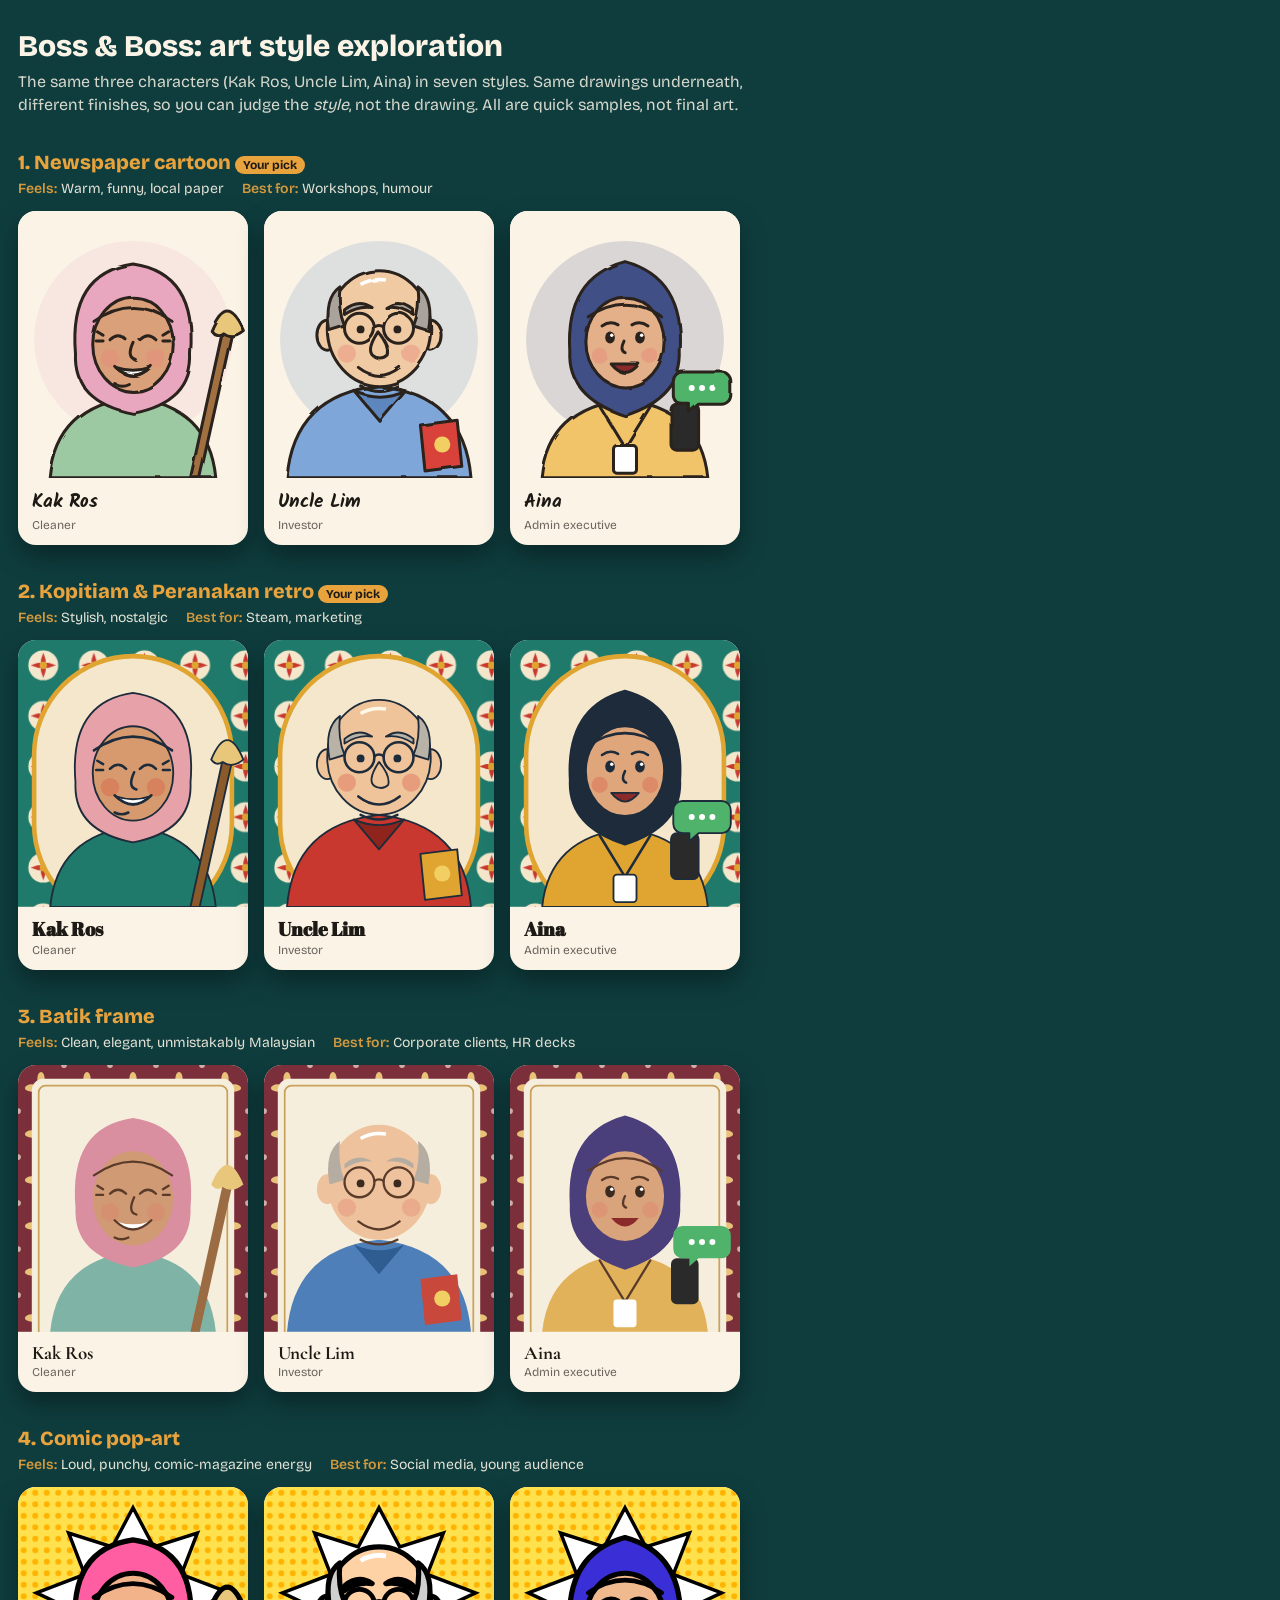
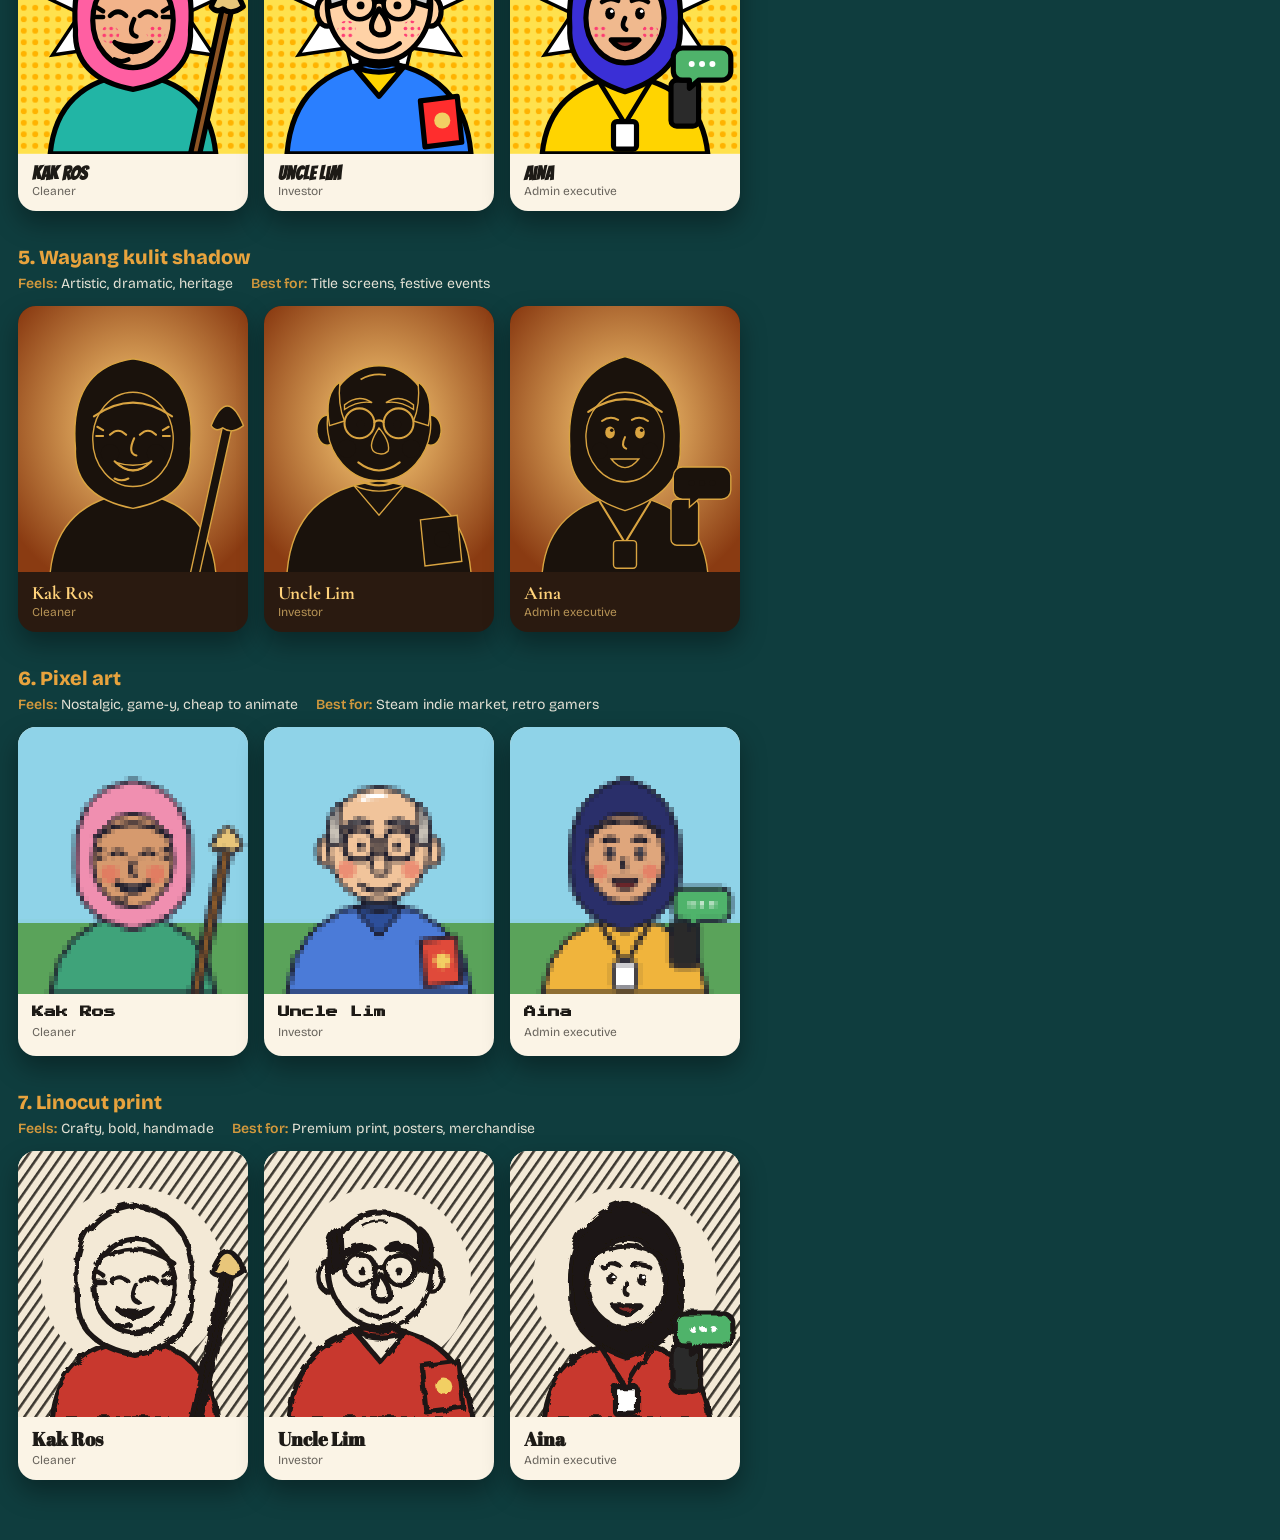
<file: docs/art-styles.html>
<!DOCTYPE html>
<html lang="en">
<head>
<meta charset="utf-8">
<meta name="viewport" content="width=device-width, initial-scale=1">
<title>Boss &amp; Boss art style exploration</title>
<link rel="stylesheet" href="https://fonts.googleapis.com/css2?family=Bricolage+Grotesque:opsz,wght@12..96,400;12..96,600;12..96,800&family=Kalam:wght@400;700&family=Abril+Fatface&family=Bangers&family=Cormorant+Garamond:wght@600&family=Press+Start+2P&display=swap">
<style>
*{box-sizing:border-box;margin:0;padding:0}
body{font-family:'Bricolage Grotesque',system-ui,sans-serif;background:#0f3d3e;color:#fbf4e6;padding:28px 18px 60px}
h1{font-size:30px;font-weight:800;margin-bottom:6px}
.sub{opacity:.85;margin-bottom:10px;max-width:760px;line-height:1.45}
.sec{margin-top:34px;max-width:880px}
h2{font-size:20px;font-weight:800;color:#e8a33d}
.meta{display:flex;flex-wrap:wrap;gap:6px 18px;font-size:14px;margin:6px 0 14px;opacity:.9}
.meta b{color:#e8a33d;font-weight:600}
.row{display:flex;flex-wrap:wrap;gap:16px}
.card{width:230px;border-radius:18px;overflow:hidden;box-shadow:0 12px 26px rgba(0,0,0,.35);color:#1d1a16;background:#fbf4e6}
.card svg,.card canvas{display:block;width:100%;height:auto}
.nm{padding:9px 14px 13px;font-size:19px;font-weight:800}
.nm small{display:block;font-size:12px;font-weight:400;opacity:.65;margin-top:1px}
.pick{display:inline-block;margin-top:4px;font-size:12px;padding:2px 8px;border-radius:10px;background:#e8a33d;color:#1d1a16;font-weight:700}
</style>
</head>
<body>
<h1>Boss &amp; Boss: art style exploration</h1>
<p class="sub">The same three characters (Kak Ros, Uncle Lim, Aina) in seven styles. Same drawings underneath, different finishes, so you can judge the <i>style</i>, not the drawing. All are quick samples, not final art.</p>
<div id="out"></div>
<script>
function ros(c){return `
 <path class="fill" fill="${c.c1}" d="M28 232 Q34 170 100 162 Q166 170 172 232Z"/>
 <path class="fill" fill="${c.c2}" d="M50 124 Q44 54 100 46 Q156 54 150 124 Q152 166 100 176 Q48 166 50 124Z"/>
 <ellipse class="fill" fill="${c.skin}" cx="100" cy="116" rx="35" ry="41"/>
 <path class="line" d="M66 96 Q100 72 134 96"/>
 <circle class="blush" cx="80" cy="128" r="8"/><circle class="blush" cx="120" cy="128" r="8"/>
 <path class="line" d="M80 112 Q87 105 94 112 M106 112 Q113 105 120 112"/>
 <path class="line" d="M74 108 l-5 -3 M74 113 l-6 0 M126 108 l5 -3 M126 113 l6 0"/>
 <path class="line" d="M101 115 Q95 128 103 130"/>
 <path class="fill" fill="#fff" d="M85 136 Q100 150 115 136 Q100 141 85 136Z"/>
 <path class="line" d="M84 135 Q100 151 116 135"/>
 <path class="line" d="M84 150 Q90 153 96 150"/>
 <path class="fill" fill="${c.acc}" d="M150 232 L178 104 L186 106 L158 232Z"/>
 <path class="fill" fill="#e8c67a" d="M168 104 Q182 70 196 104 Q186 112 178 106 Q172 110 168 104Z"/>`}

function lim(c){return `
 <path class="fill" fill="${c.c1}" d="M20 232 Q26 160 100 152 Q174 160 180 232Z"/>
 <path class="fill" fill="${c.c2}" d="M78 156 L100 182 L122 156 Q100 166 78 156Z"/>
 <ellipse class="fill" fill="${c.skin}" cx="55" cy="108" rx="9" ry="13"/><ellipse class="fill" fill="${c.skin}" cx="145" cy="108" rx="9" ry="13"/>
 <ellipse class="fill" fill="${c.skin}" cx="100" cy="102" rx="45" ry="50"/>
 <path class="shine" d="M84 64 Q94 58 106 60"/>
 <path class="fill" fill="${c.hair}" d="M57 104 Q52 76 66 66 Q64 86 70 100Z M143 104 Q148 76 134 66 Q136 86 130 100Z"/>
 <path class="fill" fill="${c.hair}" d="M70 86 Q82 76 94 84 Q82 82 70 90Z M130 86 Q118 76 106 84 Q118 82 130 90Z"/>
 <circle class="line" cx="83" cy="102" r="13"/><circle class="line" cx="117" cy="102" r="13"/><path class="line" d="M96 101 Q100 98 104 101"/>
 <circle class="dark" cx="84" cy="103" r="3.4"/><circle class="dark" cx="116" cy="103" r="3.4"/>
 <path class="fill" fill="${c.skin}" d="M100 106 Q88 124 98 128 Q104 130 108 126 Q110 118 100 106Z"/>
 <circle class="blush" cx="72" cy="124" r="8"/><circle class="blush" cx="128" cy="124" r="8"/>
 <path class="line" d="M82 136 Q100 150 118 136"/>
 <path class="line" d="M84 152 Q100 160 116 152"/>
 <path class="fill" fill="${c.acc}" d="M136 186 L168 182 L172 222 L140 226Z"/>
 <circle cx="155" cy="203" r="7" fill="#f2cf63" stroke="none"/>`}

function aina(c){return `
 <path class="fill" fill="${c.c1}" d="M28 232 Q34 172 100 164 Q166 172 172 232Z"/>
 <path class="fill" fill="${c.c2}" d="M52 122 Q48 58 100 44 Q152 58 148 122 Q150 162 100 178 Q50 162 52 122Z"/>
 <ellipse class="fill" fill="${c.skin}" cx="100" cy="114" rx="34" ry="39"/>
 <path class="line" d="M68 92 Q100 70 132 92"/>
 <path class="line" d="M80 100 Q87 95 94 99 M106 99 Q113 95 120 100"/>
 <ellipse class="dark" cx="87" cy="110" rx="4.2" ry="5.2"/><ellipse class="dark" cx="113" cy="110" rx="4.2" ry="5.2"/>
 <circle cx="88.5" cy="108" r="1.5" fill="#fff"/><circle cx="114.5" cy="108" r="1.5" fill="#fff"/>
 <circle class="blush" cx="78" cy="126" r="7"/><circle class="blush" cx="122" cy="126" r="7"/>
 <path class="line" d="M100 114 Q96 122 101 124"/>
 <path class="fill" fill="#8a2a2a" d="M88 133 Q100 148 112 133Z"/>
 <path class="line" d="M78 170 L100 206 L122 170"/>
 <rect class="fill" fill="#fff" x="90" y="204" width="20" height="24" rx="3"/>
 <rect class="fill" fill="#2a2a2a" x="140" y="168" width="24" height="40" rx="5"/>
 <path class="fill" fill="#4fb36b" d="M150 140 h34 a8 8 0 0 1 8 8 v12 a8 8 0 0 1 -8 8 h-20 l-8 7 v-7 h-6 a8 8 0 0 1 -8 -8 v-12 a8 8 0 0 1 8 -8Z"/>
 <circle cx="158" cy="154" r="2.6" fill="#fff"/><circle cx="167" cy="154" r="2.6" fill="#fff"/><circle cx="176" cy="154" r="2.6" fill="#fff"/>`}


const CHARS=[{f:ros,n:'Kak Ros',r:'Cleaner'},{f:lim,n:'Uncle Lim',r:'Investor'},{f:aina,n:'Aina',r:'Admin executive'}];
const tileDefs=`<pattern id="tile" width="44" height="44" patternUnits="userSpaceOnUse"><rect width="44" height="44" fill="#1f7a6b"/><circle cx="22" cy="22" r="13" fill="#f4e7cc"/><path d="M22 11 Q27 22 22 33 Q17 22 22 11Z M11 22 Q22 17 33 22 Q22 27 11 22Z" fill="#c8382f"/><circle cx="22" cy="22" r="3.2" fill="#e0a530"/></pattern>`;
const S=[
 {id:'cartoon',name:'1. Newspaper cartoon',best:'Workshops, humour',feel:'Warm, funny, local paper',pick:'Your pick',
  pal:[{skin:'#d9a07a',c1:'#9cc9a2',c2:'#e9a7bf',acc:'#a0703f'},{skin:'#f0caa3',c1:'#7ea6d8',c2:'#5b86bd',hair:'#a9a39b',acc:'#d8423a'},{skin:'#e3b089',c1:'#f2c46b',c2:'#3f4f86',acc:'#d8423a'}],
  css:`.fill{stroke:#2a211b;stroke-width:2.6;stroke-linejoin:round}.line{fill:none;stroke:#2a211b;stroke-width:2.6;stroke-linecap:round}.blush{fill:#e98a7a;opacity:.45}.shine{fill:none;stroke:#fff;stroke-width:3}.dark{fill:#2a211b}`,
  defs:`<filter id="r_cartoon"><feTurbulence type="fractalNoise" baseFrequency="0.035" numOctaves="2" seed="3"/><feDisplacementMap in="SourceGraphic" scale="3.2"/></filter>`,
  bg:c=>`<rect width="200" height="232" fill="#fbf4e6"/><circle cx="100" cy="112" r="86" fill="${c.c2}" opacity=".18"/>`, g:'filter="url(#r_cartoon)"', font:"'Kalam',cursive"},
 {id:'retro',name:'2. Kopitiam & Peranakan retro',best:'Steam, marketing',feel:'Stylish, nostalgic',pick:'Your pick',
  pal:[{skin:'#d69a6e',c1:'#1f7a6b',c2:'#e7a1a8',acc:'#8a5a2b'},{skin:'#efc49b',c1:'#c8382f',c2:'#8f241d',hair:'#b9b2a7',acc:'#e0a530'},{skin:'#dfa67c',c1:'#e0a530',c2:'#1d2b3a',acc:'#c8382f'}],
  css:`.fill{stroke:#1d2b3a;stroke-width:1.6;stroke-linejoin:round}.line{fill:none;stroke:#1d2b3a;stroke-width:2.2;stroke-linecap:round}.blush{fill:#d9573f;opacity:.35}.shine{fill:none;stroke:#fff8e6;stroke-width:3}.dark{fill:#1d2b3a}`,
  defs:tileDefs, bg:c=>`<rect width="200" height="232" fill="url(#tile)"/><rect x="14" y="14" width="172" height="232" rx="86" fill="#f4e7cc" stroke="#e0a530" stroke-width="4"/>`, g:'', font:"'Abril Fatface',serif"},
 {id:'batik',name:'3. Batik frame',best:'Corporate clients, HR decks',feel:'Clean, elegant, unmistakably Malaysian',
  pal:[{skin:'#cf9a74',c1:'#7fb3a6',c2:'#d98fa0',acc:'#9b6b43'},{skin:'#eec29c',c1:'#4f7fb8',c2:'#2f5d92',hair:'#b5ada2',acc:'#c9483c'},{skin:'#d9a37c',c1:'#e2b25b',c2:'#4a3f7a',acc:'#c9483c'}],
  css:`.fill{stroke:none}.line{fill:none;stroke:#5a3b2a;stroke-width:2;stroke-linecap:round}.blush{fill:#e07f6a;opacity:.35}.shine{fill:none;stroke:#fff;stroke-width:3}.dark{fill:#3b2a20}`,
  defs:`<pattern id="batik" width="40" height="40" patternUnits="userSpaceOnUse"><rect width="40" height="40" fill="#7a2f3b"/><g fill="#e9c27a"><circle cx="20" cy="20" r="3"/><ellipse cx="20" cy="12" rx="3.2" ry="6"/><ellipse cx="20" cy="28" rx="3.2" ry="6"/><ellipse cx="12" cy="20" rx="6" ry="3.2"/><ellipse cx="28" cy="20" rx="6" ry="3.2"/></g><g fill="#f3e6cf" opacity=".7"><circle cx="0" cy="0" r="2.5"/><circle cx="40" cy="0" r="2.5"/><circle cx="0" cy="40" r="2.5"/><circle cx="40" cy="40" r="2.5"/></g></pattern>`,
  bg:c=>`<rect width="200" height="232" fill="url(#batik)"/><rect x="12" y="12" width="176" height="232" rx="10" fill="#f6eedd"/><rect x="18" y="18" width="164" height="232" rx="6" fill="none" stroke="#c9a15a" stroke-width="1.5"/>`, g:'', font:"'Cormorant Garamond',serif"},
 {id:'pop',name:'4. Comic pop-art',best:'Social media, young audience',feel:'Loud, punchy, comic-magazine energy',
  pal:[{skin:'#f2b38a',c1:'#22b5a5',c2:'#ff5fa2',acc:'#8d5524'},{skin:'#ffd2a6',c1:'#2a7fff',c2:'#ffd400',hair:'#cfcfcf',acc:'#ff2d2d'},{skin:'#f0b98e',c1:'#ffd400',c2:'#3a2fd6',acc:'#ff2d2d'}],
  css:`.fill{stroke:#000;stroke-width:4.5;stroke-linejoin:round}.line{fill:none;stroke:#000;stroke-width:4;stroke-linecap:round}.blush{fill:url(#dots);opacity:.9}.shine{fill:none;stroke:#fff;stroke-width:4}.dark{fill:#000}`,
  defs:`<pattern id="dots" width="6" height="6" patternUnits="userSpaceOnUse"><circle cx="3" cy="3" r="1.6" fill="#ff2d6f"/></pattern><pattern id="half" width="10" height="10" patternUnits="userSpaceOnUse"><rect width="10" height="10" fill="#ffe14d"/><circle cx="5" cy="5" r="2.6" fill="#ffb300"/></pattern>`,
  bg:c=>`<rect width="200" height="232" fill="url(#half)"/><path d="M100 18 L118 52 L156 40 L142 76 L184 92 L146 110 L170 146 L128 140 L118 182 L100 150 L82 182 L72 140 L30 146 L54 110 L16 92 L58 76 L44 40 L82 52Z" fill="#fff" stroke="#000" stroke-width="3"/>`, g:'', font:"'Bangers',cursive"},
 {id:'wayang',name:'5. Wayang kulit shadow',best:'Title screens, festive events',feel:'Artistic, dramatic, heritage',
  pal:[{skin:'#1a120c',c1:'#1a120c',c2:'#1a120c',acc:'#1a120c'},{skin:'#1a120c',c1:'#1a120c',c2:'#1a120c',hair:'#1a120c',acc:'#1a120c'},{skin:'#1a120c',c1:'#1a120c',c2:'#1a120c',acc:'#1a120c'}],
  css:`.fill{stroke:#d9a441;stroke-width:1.2}.line{fill:none;stroke:#d9a441;stroke-width:1.8;stroke-linecap:round}.blush{fill:none}.shine{fill:none;stroke:#d9a441;stroke-width:1.5}.dark{fill:#d9a441}`,
  defs:`<radialGradient id="lamp" cx="50%" cy="45%" r="65%"><stop offset="0%" stop-color="#ffd27a"/><stop offset="100%" stop-color="#8a3b12"/></radialGradient>`,
  bg:c=>`<rect width="200" height="232" fill="url(#lamp)"/>`, g:'', dark:true, font:"'Cormorant Garamond',serif"},
 {id:'pixel',name:'6. Pixel art',best:'Steam indie market, retro gamers',feel:'Nostalgic, game-y, cheap to animate',
  pal:[{skin:'#d69a6e',c1:'#3fa37a',c2:'#f08fb0',acc:'#8a5a2b'},{skin:'#f1c49b',c1:'#4b7bd8',c2:'#2d4f9a',hair:'#c8c1b6',acc:'#e04a3a'},{skin:'#dfa67c',c1:'#f0b43c',c2:'#2a2f6a',acc:'#e04a3a'}],
  css:`.fill{stroke:#1b1b2a;stroke-width:3.4}.line{fill:none;stroke:#1b1b2a;stroke-width:4}.blush{fill:#e86a5a;opacity:.6}.shine{fill:none;stroke:#fff;stroke-width:4}.dark{fill:#1b1b2a}`,
  defs:'', bg:c=>`<rect width="200" height="232" fill="#8fd3e8"/><rect y="170" width="200" height="62" fill="#5aa35a"/>`, g:'', pixel:52, font:"'Press Start 2P',monospace"},
 {id:'lino',name:'7. Linocut print',best:'Premium print, posters, merchandise',feel:'Crafty, bold, handmade',
  pal:[{skin:'#f3e9d6',c1:'#c8382f',c2:'#f3e9d6',acc:'#1b1712'},{skin:'#f3e9d6',c1:'#c8382f',c2:'#f3e9d6',hair:'#1b1712',acc:'#c8382f'},{skin:'#f3e9d6',c1:'#c8382f',c2:'#1b1712',acc:'#1b1712'}],
  css:`.fill{stroke:#1b1712;stroke-width:4.5;stroke-linejoin:round}.line{fill:none;stroke:#1b1712;stroke-width:4.2;stroke-linecap:round}.blush{fill:none}.shine{fill:none;stroke:#1b1712;stroke-width:2}.dark{fill:#1b1712}`,
  defs:`<filter id="r_lino"><feTurbulence type="turbulence" baseFrequency="0.06" numOctaves="2" seed="9"/><feDisplacementMap in="SourceGraphic" scale="5"/></filter><pattern id="hatch" width="8" height="8" patternUnits="userSpaceOnUse" patternTransform="rotate(35)"><rect width="8" height="8" fill="#f3e9d6"/><rect width="2.2" height="8" fill="#1b1712" opacity=".85"/></pattern>`,
  bg:c=>`<rect width="200" height="232" fill="url(#hatch)"/><circle cx="100" cy="112" r="80" fill="#f3e9d6"/>`, g:'filter="url(#r_lino)"', font:"'Abril Fatface',serif"},
];
const out=document.getElementById('out');
S.forEach(st=>{
  const sec=document.createElement('div');sec.className='sec';
  sec.innerHTML=`<h2>${st.name} ${st.pick?`<span class="pick">${st.pick}</span>`:''}</h2><div class="meta"><span><b>Feels:</b> ${st.feel}</span><span><b>Best for:</b> ${st.best}</span></div><div class="row"></div>`;
  const row=sec.querySelector('.row');
  CHARS.forEach((ch,i)=>{
    const c=Object.assign({hair:'#555'},st.pal[i]);
    const css=st.css.replace(/(^|\})\./g,'$1.'+st.id+' .')+(st.dark?`.${st.id} path:not(.line):not(.shine),.${st.id} circle:not(.line),.${st.id} rect,.${st.id} ellipse{fill:#1a120c}`:'');
    const svg=`<svg xmlns="http://www.w3.org/2000/svg" viewBox="0 0 200 232"><defs>${st.defs}<style>${css}</style></defs>${st.bg(c)}<g class="${st.id}" ${st.g}>${ch.f(c)}</g></svg>`;
    const card=document.createElement('div');card.className='card';
    if(st.dark)card.style.background='#2a1a10',card.style.color='#ffd27a';
    const nm=`<div class="nm" style="font-family:${st.font};${st.pixel?'font-size:12px;line-height:1.6':''}">${ch.n}<small style="font-family:'Bricolage Grotesque'">${ch.r}</small></div>`;
    if(st.pixel){
      const cv=document.createElement('canvas');cv.width=200*2;cv.height=232*2;const img=new Image();
      img.onload=()=>{const sm=document.createElement('canvas'),w=st.pixel,h=Math.round(w*232/200);sm.width=w;sm.height=h;
        const x=sm.getContext('2d');x.drawImage(img,0,0,w,h);const ctx=cv.getContext('2d');ctx.imageSmoothingEnabled=false;ctx.drawImage(sm,0,0,cv.width,cv.height)};
      img.src='data:image/svg+xml;charset=utf-8,'+encodeURIComponent(svg);
      cv.style.imageRendering='pixelated';card.appendChild(cv);card.insertAdjacentHTML('beforeend',nm);
    } else card.innerHTML=svg+nm;
    row.appendChild(card);
  });
  out.appendChild(sec);
});
</script>
</body>
</html>
</file>
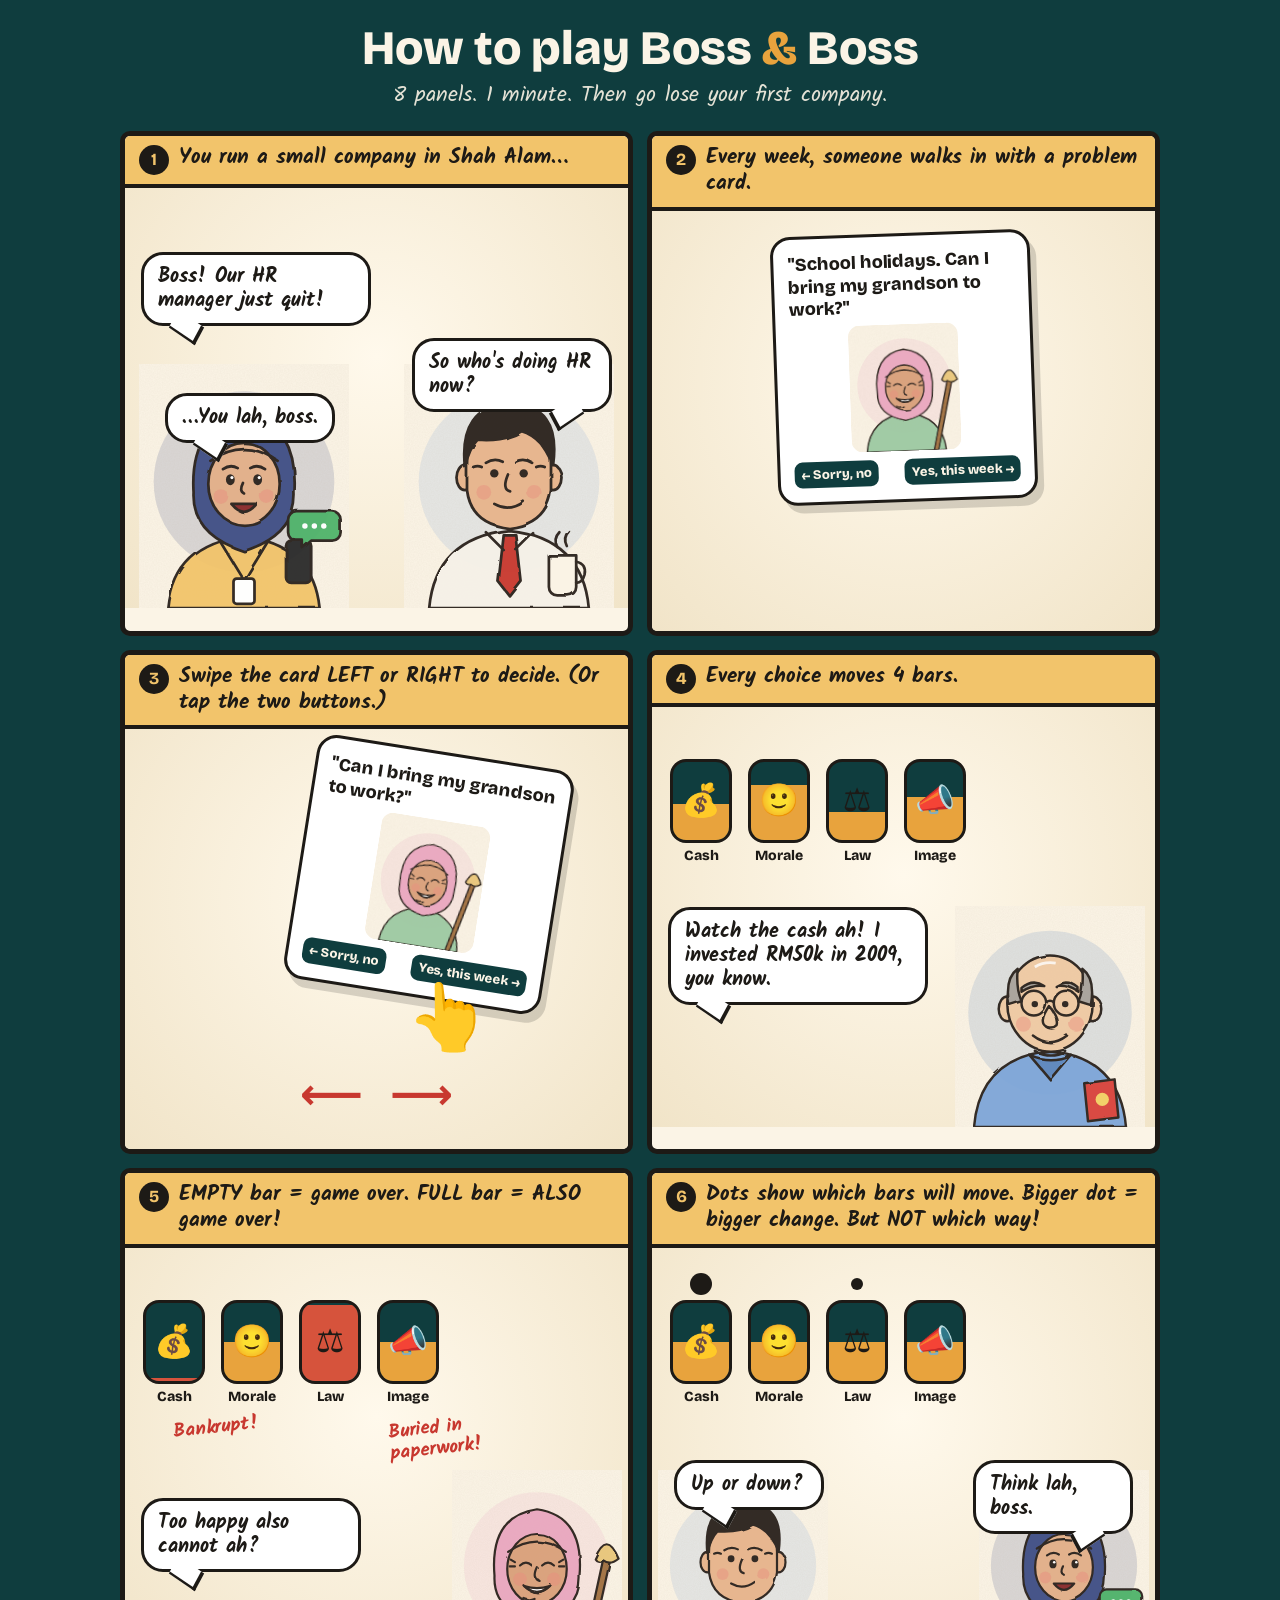
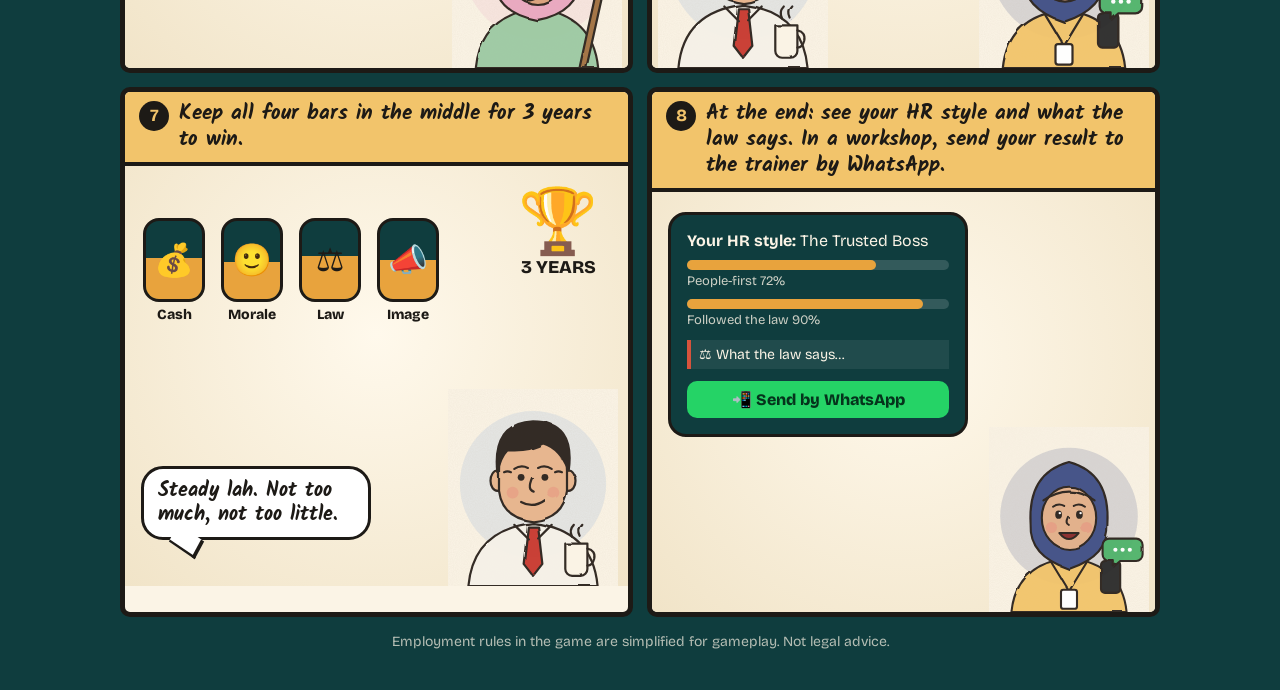
<file: marketing/how-to-play-comic.html>
<!DOCTYPE html><html lang="en"><head><meta charset="utf-8"><meta name="viewport" content="width=device-width,initial-scale=1">
<title>How to play Boss &amp; Boss</title>
<link rel="stylesheet" href="https://fonts.googleapis.com/css2?family=Bricolage+Grotesque:opsz,wght@12..96,400;12..96,800&family=Kalam:wght@400;700&display=swap">
<style>
*{box-sizing:border-box;margin:0;padding:0}
body{background:#0f3d3e;font-family:'Bricolage Grotesque',system-ui,sans-serif;color:#1d1a16;padding:24px 12px 40px}
.page{max-width:1040px;margin:0 auto}
.title{color:#fbf4e6;text-align:center;margin-bottom:18px}
.title h1{font-size:48px;font-weight:800;line-height:1}.title h1 em{font-style:normal;color:#e8a33d}
.title p{font-family:Kalam,cursive;font-size:22px;opacity:.9;margin-top:6px}
.grid{display:grid;grid-template-columns:repeat(auto-fill,minmax(480px,1fr));gap:14px}
@media(max-width:520px){.grid{grid-template-columns:1fr}}
.panel{background:#fbf4e6;border:5px solid #1d1a16;border-radius:10px;overflow:hidden;display:flex;flex-direction:column}
.cap{background:#f2c46b;border-bottom:4px solid #1d1a16;font-family:Kalam,cursive;font-weight:700;font-size:21px;line-height:1.25;padding:9px 14px;display:flex;gap:10px;align-items:flex-start}
.cap .n{background:#1d1a16;color:#f2c46b;border-radius:50%;min-width:30px;height:30px;display:flex;align-items:center;justify-content:center;font-family:'Bricolage Grotesque';font-size:17px}
.scene{position:relative;height:420px;background:radial-gradient(circle at 50% 40%,#fff9ec,#f1e4c8)}
.ch{display:block}
.bub{position:absolute;background:#fff;border:3.5px solid #1d1a16;border-radius:22px;padding:10px 14px;font-family:Kalam,cursive;font-weight:700;font-size:20px;line-height:1.2;z-index:2}
.bub:after{content:'';position:absolute;bottom:-17px;width:22px;height:22px;background:#fff;border-right:3.5px solid #1d1a16;border-bottom:3.5px solid #1d1a16}
.bub.bl:after{left:30px;transform:skewX(25deg) rotate(45deg)}
.bub.br:after{right:30px;transform:skewX(-25deg) rotate(45deg)}
.mc{position:absolute;left:50%;top:22px;transform:translateX(-50%) rotate(-2deg);width:260px;background:#fff;border:3.5px solid #1d1a16;border-radius:20px;padding:14px;box-shadow:6px 8px 0 rgba(0,0,0,.15)}
.mct{font-weight:800;font-size:18px;line-height:1.25}
.mcb{display:flex;justify-content:space-between;gap:6px;margin-top:8px;font-size:13px;font-weight:800}
.mcb span{background:#0f3d3e;color:#fbf4e6;border-radius:8px;padding:5px 7px}
.swipe .mc{transform:translateX(-30%) rotate(9deg)}
.hand{position:absolute;left:56%;top:250px;font-size:64px}
.arrow{position:absolute;left:0;right:0;bottom:28px;text-align:center;font-size:44px;font-weight:800;color:#c8382f}
.meters{position:absolute;left:18px;top:24px;display:flex;gap:16px}
.m{display:flex;flex-direction:column;align-items:center;gap:4px}
.m .dot{height:24px;display:flex;align-items:center}.m .dot i{display:block;border-radius:50%;background:#1d1a16}
.m .g{width:62px;height:84px;border:3.5px solid #1d1a16;border-radius:16px;background:#0f3d3e;position:relative;overflow:hidden}
.m .f{position:absolute;left:0;right:0;bottom:0}
.m .g span{position:absolute;inset:0;display:flex;align-items:center;justify-content:center;font-size:32px}
.m small{font-weight:800;font-size:14px}
.lbl{position:absolute;top:170px;font-family:Kalam,cursive;font-weight:700;font-size:19px;color:#c8382f;line-height:1.1;transform:rotate(-6deg)}
.trophy{position:absolute;right:30px;top:24px;font-size:64px;text-align:center;line-height:1}.trophy div{font-size:18px;font-weight:800;margin-top:4px}
.report{position:absolute;left:16px;top:20px;width:300px;background:#0f3d3e;color:#fbf4e6;border:3.5px solid #1d1a16;border-radius:18px;padding:16px;font-size:16px}
.report .bar{height:10px;border-radius:5px;background:rgba(255,255,255,.15);margin-top:10px}.report .bar i{display:block;height:100%;background:#e8a33d;border-radius:5px}
.report small{opacity:.8;font-size:13px}
.report .law{margin-top:12px;border-left:4px solid #d6533c;padding:6px 8px;background:rgba(255,255,255,.07);font-size:14px}
.report .wa{margin-top:12px;background:#25d366;color:#05331c;font-weight:800;border-radius:10px;padding:9px;text-align:center}
.foot{color:#fbf4e6;text-align:center;font-size:14px;opacity:.7;margin-top:16px}
</style></head><body><div class="page">
<div class="title"><h1>How to play Boss <em>&amp;</em> Boss</h1><p>8 panels. 1 minute. Then go lose your first company.</p></div>
<div class="grid"><div class="panel"><div class="cap"><span class="n">1</span>You run a small company in Shah Alam…</div><div class="scene"><img class="ch" src="[data-uri]" style="width:210px;position:absolute;left:14px;bottom:0"><img class="ch" src="[data-uri]" style="width:210px;position:absolute;right:14px;bottom:0"><div class="bub bl" style="left:16px;top:64px;width:230px">Boss! Our HR manager just quit!</div><div class="bub br" style="right:16px;top:150px;width:200px">So who's doing HR now?</div><div class="bub bl" style="left:40px;top:205px;width:170px">…You lah, boss.</div></div></div><div class="panel"><div class="cap"><span class="n">2</span>Every week, someone walks in with a problem card.</div><div class="scene"><div class="mc"><div class="mct">"School holidays. Can I bring my grandson to work?"</div><img class="ch" src="[data-uri]" style="width:110px;margin:6px auto 0;display:block;border-radius:12px"><div class="mcb"><span>← Sorry, no</span><span>Yes, this week →</span></div></div></div></div><div class="panel"><div class="cap"><span class="n">3</span>Swipe the card LEFT or RIGHT to decide. (Or tap the two buttons.)</div><div class="scene"><div class="swipe"><div class="mc"><div class="mct">"Can I bring my grandson to work?"</div><img class="ch" src="[data-uri]" style="width:110px;margin:6px auto 0;display:block;border-radius:12px"><div class="mcb"><span>← Sorry, no</span><span>Yes, this week →</span></div></div><div class="hand">👆</div><div class="arrow">⟵ &nbsp; ⟶</div></div></div></div><div class="panel"><div class="cap"><span class="n">4</span>Every choice moves 4 bars.</div><div class="scene"><div class="meters"><div class="m"><div class="dot"></div><div class="g"><div class="f" style="height:45%;background:#e8a33d"></div><span>💰</span></div><small>Cash</small></div><div class="m"><div class="dot"></div><div class="g"><div class="f" style="height:70%;background:#e8a33d"></div><span>🙂</span></div><small>Morale</small></div><div class="m"><div class="dot"></div><div class="g"><div class="f" style="height:35%;background:#e8a33d"></div><span>⚖️</span></div><small>Law</small></div><div class="m"><div class="dot"></div><div class="g"><div class="f" style="height:55%;background:#e8a33d"></div><span>📣</span></div><small>Image</small></div></div><img class="ch" src="[data-uri]" style="width:190px;position:absolute;right:10px;bottom:0"><div class="bub bl" style="left:16px;top:200px;width:260px">Watch the cash ah! I invested RM50k in 2009, you know.</div></div></div><div class="panel"><div class="cap"><span class="n">5</span>EMPTY bar = game over. FULL bar = ALSO game over!</div><div class="scene"><div class="meters"><div class="m"><div class="dot"></div><div class="g"><div class="f" style="height:3%;background:#d6533c"></div><span>💰</span></div><small>Cash</small></div><div class="m"><div class="dot"></div><div class="g"><div class="f" style="height:50%;background:#e8a33d"></div><span>🙂</span></div><small>Morale</small></div><div class="m"><div class="dot"></div><div class="g"><div class="f" style="height:97%;background:#d6533c"></div><span>⚖️</span></div><small>Law</small></div><div class="m"><div class="dot"></div><div class="g"><div class="f" style="height:50%;background:#e8a33d"></div><span>📣</span></div><small>Image</small></div></div><div class="lbl" style="left:48px">Bankrupt!</div><div class="lbl" style="left:264px">Buried in<br>paperwork!</div><img class="ch" src="[data-uri]" style="width:170px;position:absolute;right:6px;bottom:0"><div class="bub bl" style="left:16px;top:250px;width:220px">Too happy also cannot ah?</div></div></div><div class="panel"><div class="cap"><span class="n">6</span>Dots show which bars will move. Bigger dot = bigger change. But NOT which way!</div><div class="scene"><div class="meters"><div class="m"><div class="dot"><i style=width:22px;height:22px></i></div><div class="g"><div class="f" style="height:50%;background:#e8a33d"></div><span>💰</span></div><small>Cash</small></div><div class="m"><div class="dot"></div><div class="g"><div class="f" style="height:50%;background:#e8a33d"></div><span>🙂</span></div><small>Morale</small></div><div class="m"><div class="dot"><i style=width:12px;height:12px></i></div><div class="g"><div class="f" style="height:50%;background:#e8a33d"></div><span>⚖️</span></div><small>Law</small></div><div class="m"><div class="dot"></div><div class="g"><div class="f" style="height:50%;background:#e8a33d"></div><span>📣</span></div><small>Image</small></div></div><img class="ch" src="[data-uri]" style="width:170px;position:absolute;left:6px;bottom:0"><img class="ch" src="[data-uri]" style="width:170px;position:absolute;right:6px;bottom:0"><div class="bub bl" style="left:22px;top:212px;width:150px">Up or down?</div><div class="bub br" style="right:22px;top:212px;width:160px">Think lah, boss.</div></div></div><div class="panel"><div class="cap"><span class="n">7</span>Keep all four bars in the middle for 3 years to win.</div><div class="scene"><div class="trophy">🏆<div>3 YEARS</div></div><div class="meters"><div class="m"><div class="dot"></div><div class="g"><div class="f" style="height:52%;background:#e8a33d"></div><span>💰</span></div><small>Cash</small></div><div class="m"><div class="dot"></div><div class="g"><div class="f" style="height:48%;background:#e8a33d"></div><span>🙂</span></div><small>Morale</small></div><div class="m"><div class="dot"></div><div class="g"><div class="f" style="height:55%;background:#e8a33d"></div><span>⚖️</span></div><small>Law</small></div><div class="m"><div class="dot"></div><div class="g"><div class="f" style="height:50%;background:#e8a33d"></div><span>📣</span></div><small>Image</small></div></div><img class="ch" src="[data-uri]" style="width:170px;position:absolute;right:10px;bottom:0"><div class="bub bl" style="left:16px;top:300px;width:230px">Steady lah. Not too much, not too little.</div></div></div><div class="panel"><div class="cap"><span class="n">8</span>At the end: see your HR style and what the law says. In a workshop, send your result to the trainer by WhatsApp.</div><div class="scene"><div class="report"><b>Your HR style:</b> The Trusted Boss<div class="bar"><i style="width:72%"></i></div><small>People-first 72%</small><div class="bar"><i style="width:90%"></i></div><small>Followed the law 90%</small><div class="law">⚖️ What the law says…</div><div class="wa">📲 Send by WhatsApp</div></div><img class="ch" src="[data-uri]" style="width:160px;position:absolute;right:6px;bottom:0"></div></div></div>
<p class="foot">Employment rules in the game are simplified for gameplay. Not legal advice.</p>
</div></body></html>
</file>
<file: fonts/fonts.css>
@font-face{font-family:'Bricolage Grotesque';font-style:normal;font-weight:400;font-display:swap;src:url(bricolage-grotesque-latin-400-normal.woff2) format('woff2')}
@font-face{font-family:'Noto Sans Tamil';font-style:normal;font-weight:400;font-display:swap;src:url(noto-sans-tamil-tamil-400-normal.woff2) format('woff2');unicode-range:U+0B80-0BFF,U+200C-200D,U+25CC}
@font-face{font-family:'Bricolage Grotesque';font-style:normal;font-weight:600;font-display:swap;src:url(bricolage-grotesque-latin-600-normal.woff2) format('woff2')}
@font-face{font-family:'Noto Sans Tamil';font-style:normal;font-weight:600;font-display:swap;src:url(noto-sans-tamil-tamil-600-normal.woff2) format('woff2');unicode-range:U+0B80-0BFF,U+200C-200D,U+25CC}
@font-face{font-family:'Bricolage Grotesque';font-style:normal;font-weight:800;font-display:swap;src:url(bricolage-grotesque-latin-800-normal.woff2) format('woff2')}
@font-face{font-family:'Noto Sans Tamil';font-style:normal;font-weight:800;font-display:swap;src:url(noto-sans-tamil-tamil-800-normal.woff2) format('woff2');unicode-range:U+0B80-0BFF,U+200C-200D,U+25CC}
</file>
